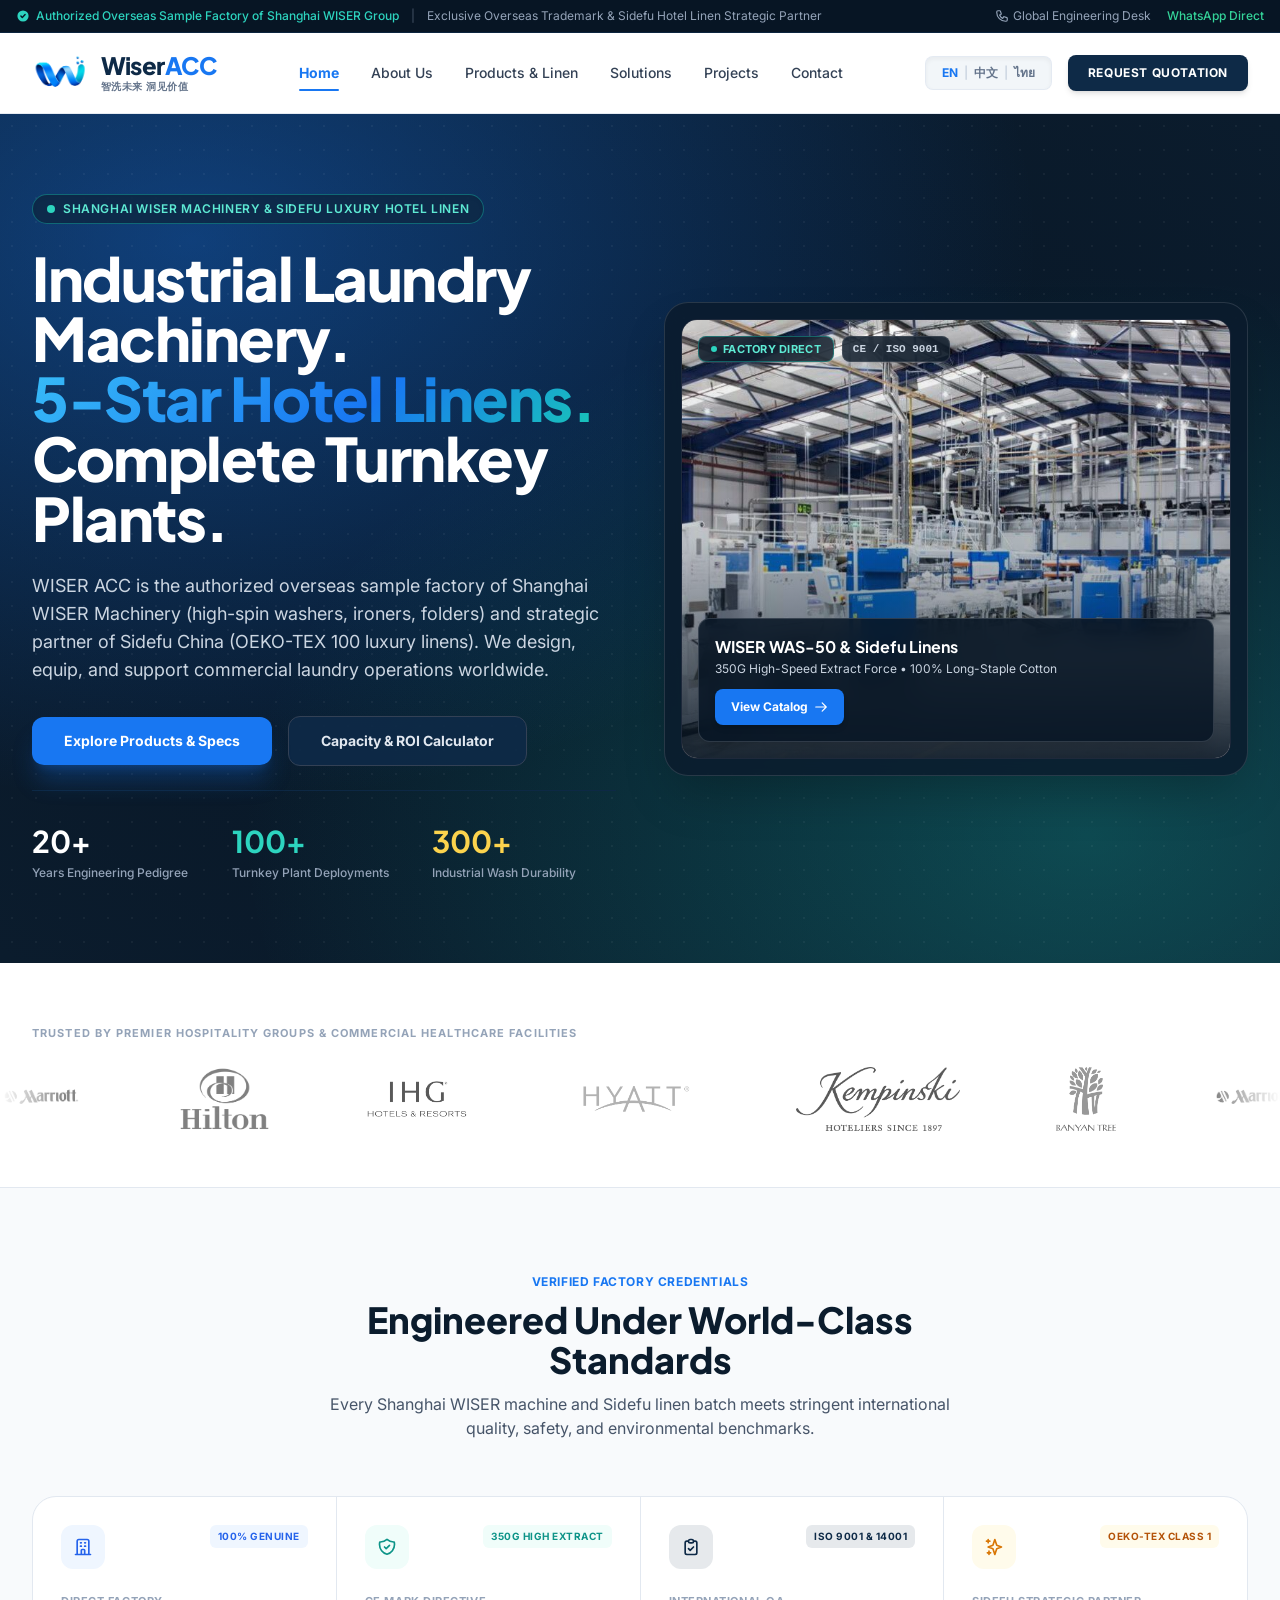
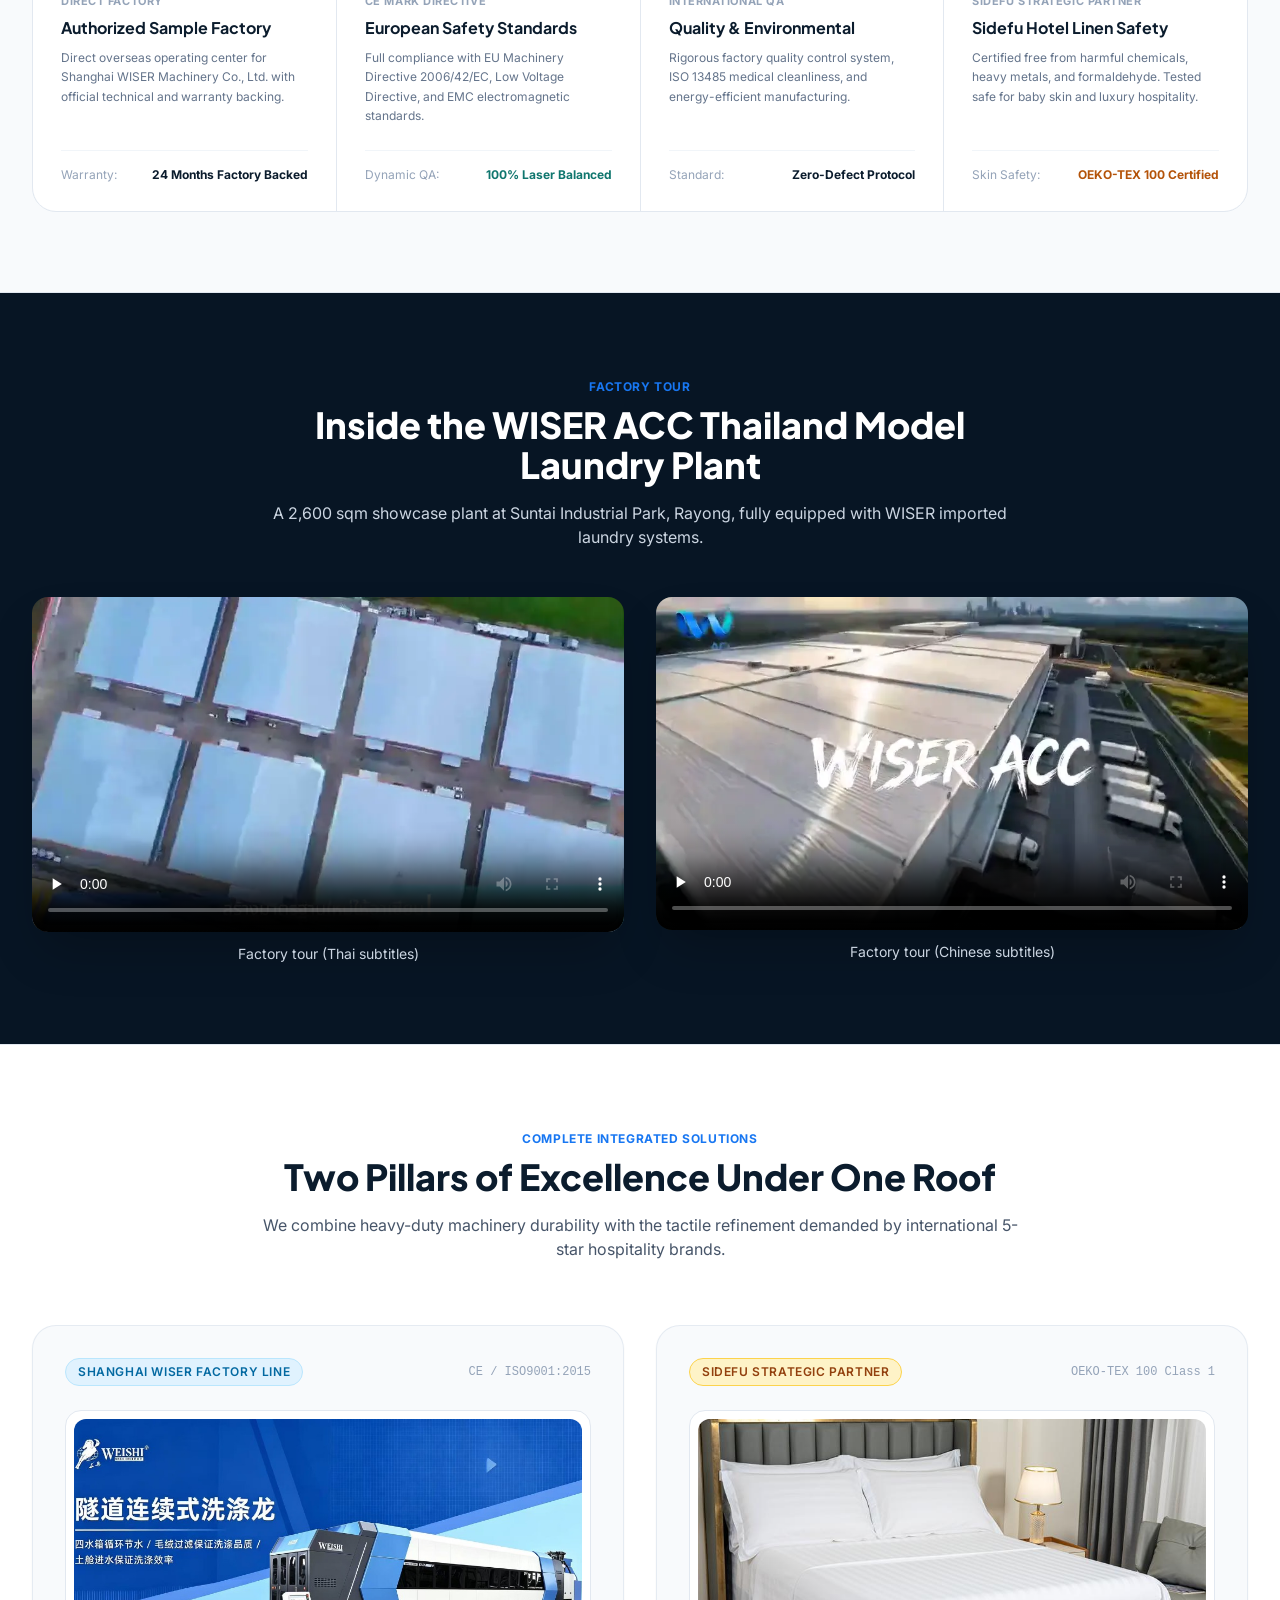
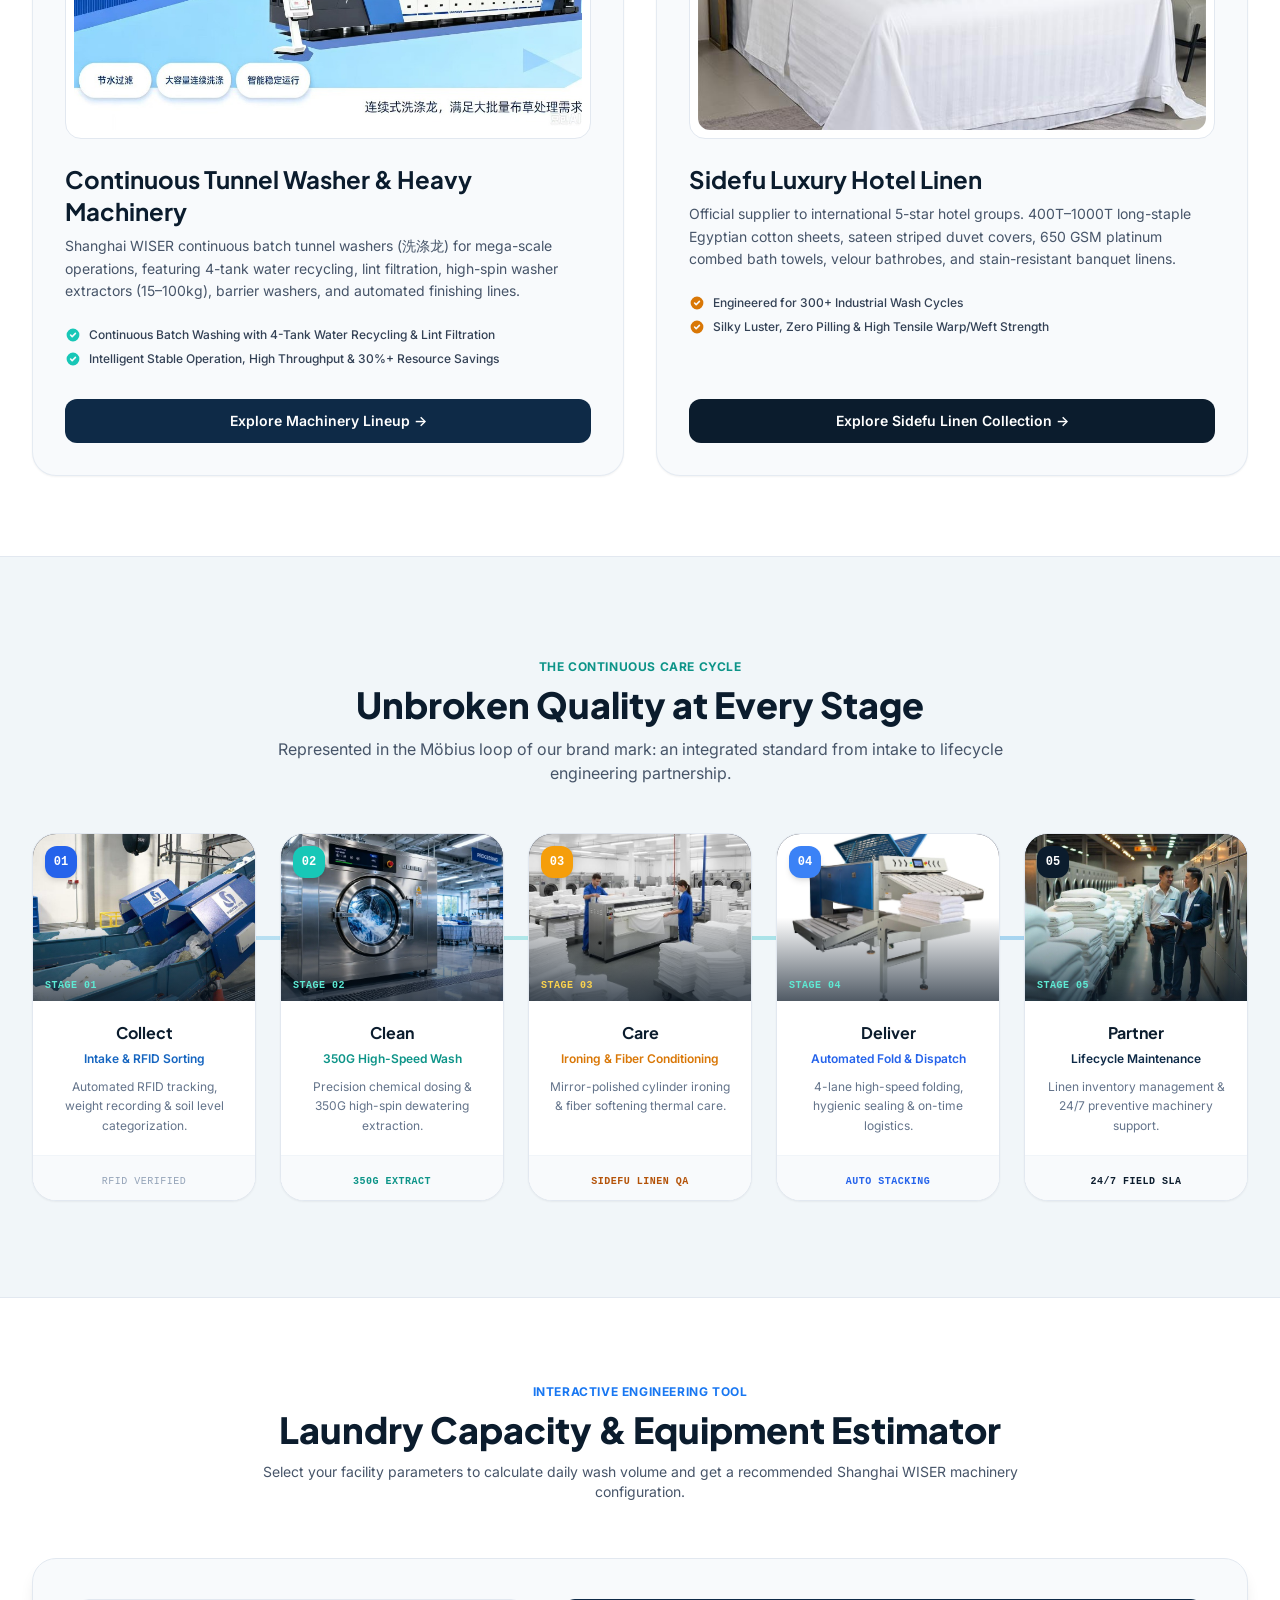
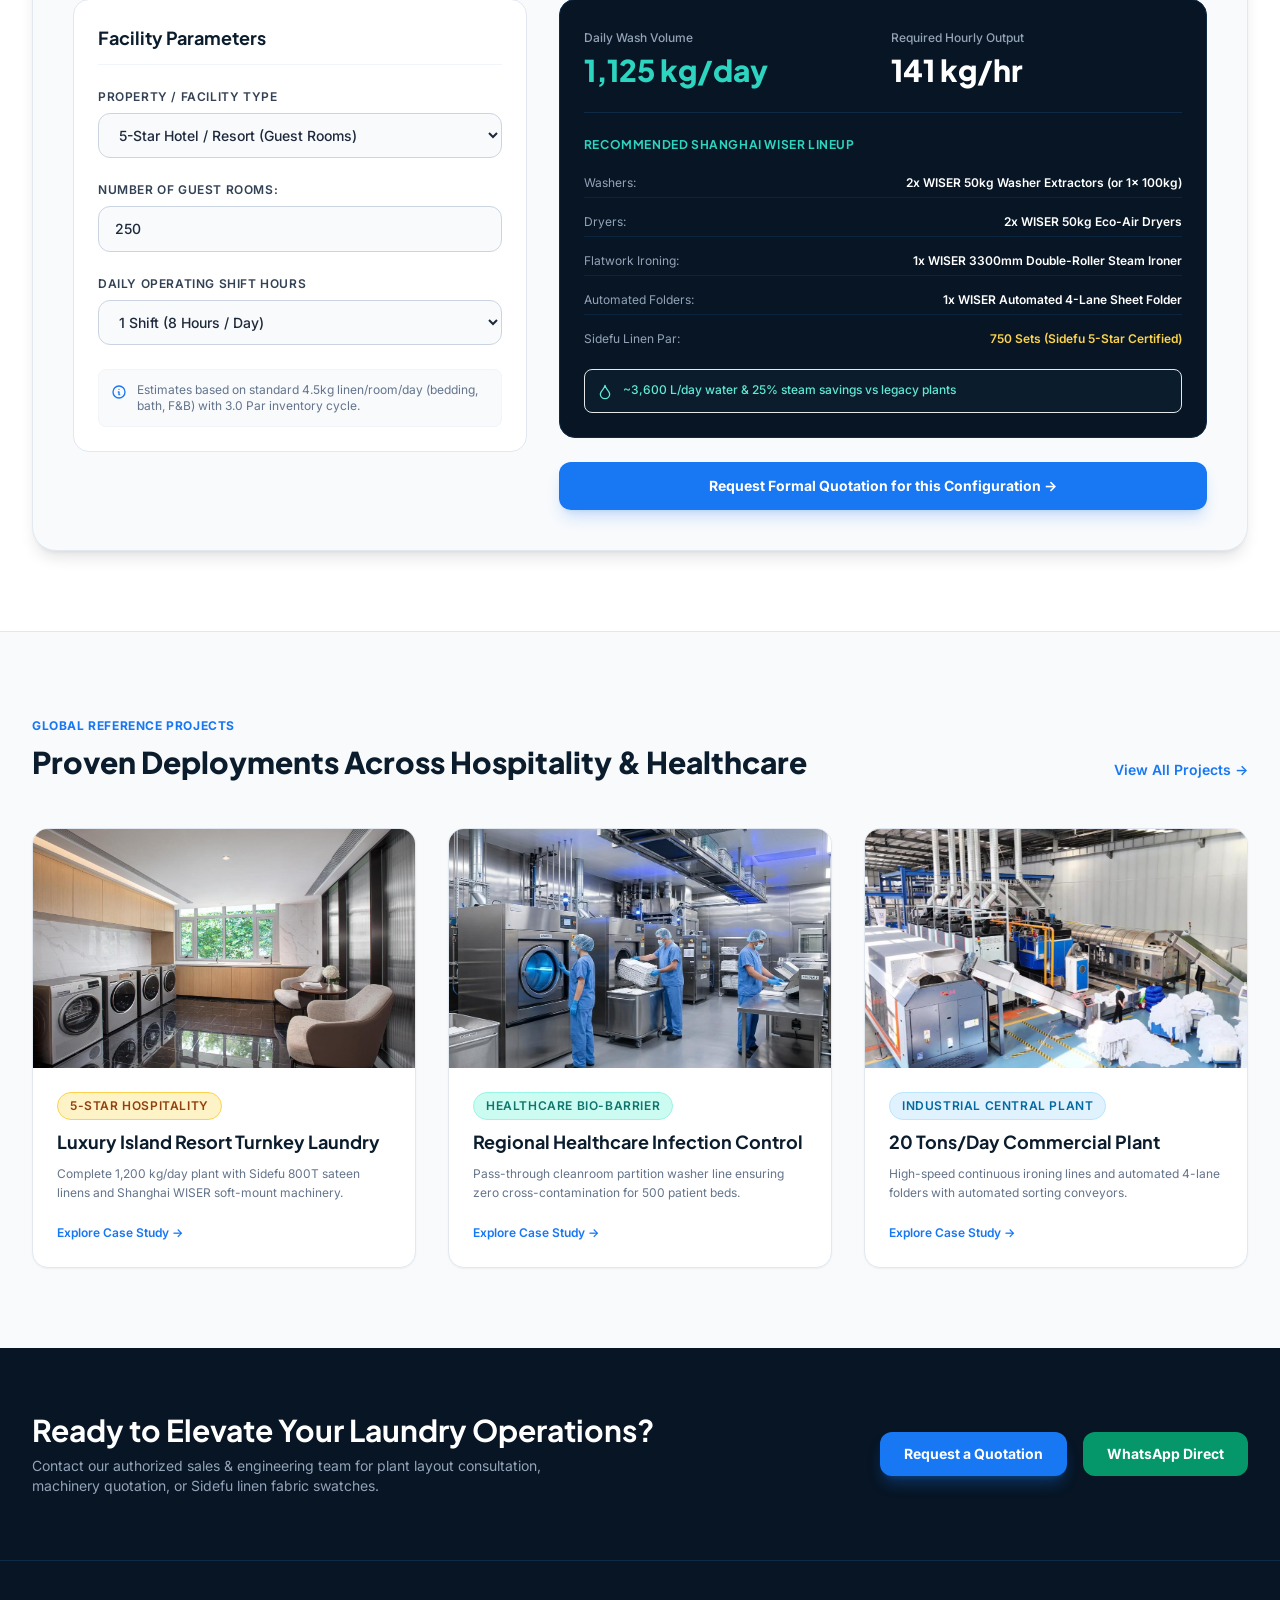
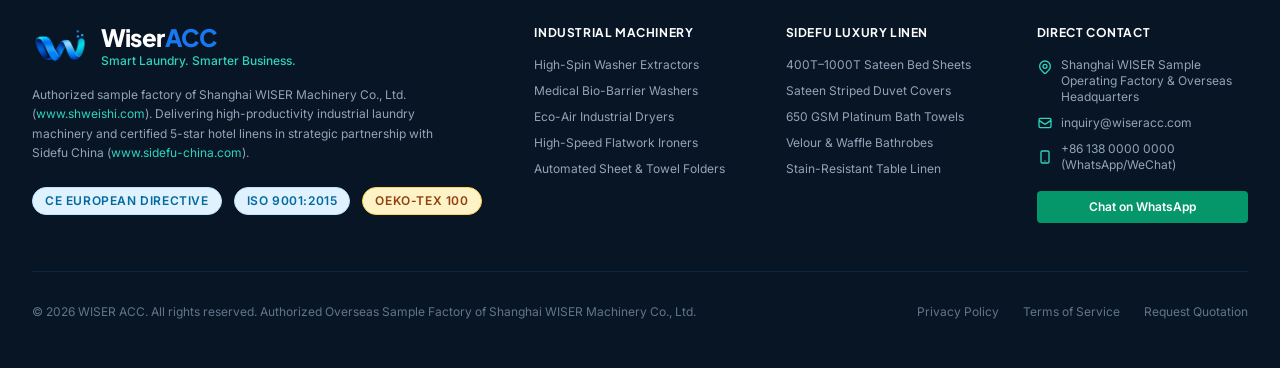
<file: index.html>
<!DOCTYPE html>
<html lang="en" class="scroll-smooth">
<head>
  <meta charset="UTF-8">
  <meta name="viewport" content="width=device-width, initial-scale=1.0">
  <title>WISER ACC — Industrial Laundry Machinery & 5-Star Sidefu Hotel Linens</title>
  <meta name="description" content="WISER ACC is the authorized overseas sample factory of Shanghai WISER heavy-duty machinery and certified partner of Sidefu 5-star hotel linens. Turnkey plant design, OPL, and lifecycle engineering.">
  <link rel="canonical" href="https://wiseracc.com/">
  <link rel="alternate" hreflang="x-default" href="https://wiseracc.com/" />
  <link rel="alternate" hreflang="en" href="https://wiseracc.com/?lang=en" />
  <link rel="alternate" hreflang="zh" href="https://wiseracc.com/?lang=zh" />
  <link rel="alternate" hreflang="th" href="https://wiseracc.com/?lang=th" />
  <link rel="icon" type="image/png" href="assets/branding/logo-icon.png">
  
  <!-- Open Graph / Meta -->
  <meta property="og:title" content="WISER ACC — Industrial Laundry Machinery & 5-Star Sidefu Hotel Linens">
  <meta property="og:description" content="Authorized overseas sample factory of Shanghai WISER heavy-duty laundry machinery and certified partner of Sidefu 5-star hotel linens.">
  <meta property="og:image" content="assets/branding/logo.png">
  <meta property="og:type" content="website">
  <meta property="og:url" content="https://wiseracc.com/">

  <!-- JSON-LD Structured Data Schema -->
  <script type="application/ld+json">
  {
    "@context": "https://schema.org",
    "@graph": [
      {
        "@type": "Organization",
        "@id": "https://wiseracc.com/#organization",
        "name": "WISER ACC",
        "url": "https://wiseracc.com/",
        "logo": "https://wiseracc.com/assets/branding/logo.png",
        "description": "Authorized overseas sample factory of Shanghai WISER industrial laundry machinery and certified partner for Sidefu 5-star hotel linens.",
        "brand": [
          {
            "@type": "Brand",
            "name": "Shanghai WISER Machinery",
            "url": "http://www.shweishi.com"
          },
          {
            "@type": "Brand",
            "name": "Sidefu Hotel Linen",
            "url": "https://www.sidefu-china.com"
          }
        ],
        "contactPoint": {
          "@type": "ContactPoint",
          "telephone": "+86-138-0000-0000",
          "contactType": "Sales & Engineering Support",
          "email": "inquiry@wiseracc.com"
        }
      },
      {
        "@type": "WebSite",
        "@id": "https://wiseracc.com/#website",
        "url": "https://wiseracc.com/",
        "name": "WISER ACC",
        "publisher": {
          "@id": "https://wiseracc.com/#organization"
        }
      }
    ]
  }
  </script>

  <!-- Google Fonts Preconnect & Stylesheet -->
  <link rel="preconnect" href="https://fonts.googleapis.com">
  <link rel="preconnect" href="https://fonts.gstatic.com" crossorigin>
  <link href="https://fonts.googleapis.com/css2?family=Inter:wght@300;400;500;600;700&family=Plus+Jakarta+Sans:wght@500;600;700;800&display=swap" rel="stylesheet">

  <!-- Production Compiled Tailwind CSS & Custom Styles -->
  <link rel="stylesheet" href="assets/css/tailwind.min.css?v=2">
  <link rel="stylesheet" href="assets/css/style.css?v=3">
</head>
<body class="bg-slate-50 text-slate-900 font-body antialiased flex flex-col min-h-screen">

  <!-- Top Trust & Authorization Banner -->
  <div class="bg-navy-950 text-slate-300 text-xs py-2 px-4 border-b border-navy-800/80">
    <div class="max-w-7xl mx-auto flex flex-wrap justify-between items-center gap-2">
      <div class="flex items-center gap-3">
        <span class="inline-flex items-center gap-1.5 text-teal-400 font-medium">
          <svg class="w-3.5 h-3.5" fill="currentColor" viewBox="0 0 20 20"><path fill-rule="evenodd" d="M10 18a8 8 0 100-16 8 8 0 000 16zm3.707-9.293a1 1 0 00-1.414-1.414L9 10.586 7.707 9.293a1 1 0 00-1.414 1.414l2 2a1 1 0 001.414 0l4-4z" clip-rule="evenodd"/></svg>
          <span data-i18n="topBanner.auth">Authorized Overseas Sample Factory of Shanghai WISER Group</span>
        </span>
        <span class="hidden md:inline text-slate-600">|</span>
        <span class="hidden md:inline text-slate-400"><span data-i18n="topBanner.partner">Exclusive Overseas Trademark &amp; Sidefu Hotel Linen Strategic Partner</span></span>
      </div>
      <div class="flex items-center gap-4 text-slate-400">
        <a href="tel:+8613800000000" class="hover:text-teal-400 transition-colors flex items-center gap-1">
          <svg class="w-3.5 h-3.5" fill="none" stroke="currentColor" viewBox="0 0 24 24"><path stroke-linecap="round" stroke-linejoin="round" stroke-width="2" d="M3 5a2 2 0 012-2h3.28a1 1 0 01.948.684l1.498 4.493a1 1 0 01-.502 1.21l-2.257 1.13a11.042 11.042 0 005.516 5.516l1.13-2.257a1 1 0 011.21-.502l4.493 1.498a1 1 0 01.684.949V19a2 2 0 01-2 2h-1C9.716 21 3 14.284 3 6V5z"/></svg>
          <span data-i18n="topBanner.engineeringDesk">Global Engineering Desk</span>
        </a>
        <a href="javascript:void(0)" onclick="openWhatsAppQuote()" class="hover:text-emerald-400 transition-colors font-medium flex items-center gap-1 text-emerald-400">
          <span data-i18n="topBanner.whatsAppDirect">WhatsApp Direct</span>
        </a>
      </div>
    </div>
  </div>

  <!-- Main Navigation Bar -->
  <header id="main-header" class="sticky top-0 z-40 transition-all duration-300 glass-nav">
    <div class="max-w-7xl mx-auto px-4 sm:px-6 lg:px-8">
      <div class="flex justify-between items-center h-20">
        <!-- Logo -->
        <a href="index.html" class="flex items-center gap-3 group">
          <img src="assets/branding/logo-icon.png" alt="WISER ACC Logo Mark" decoding="async" class="h-10 w-auto transform group-hover:scale-105 transition-transform" />
          <div class="flex flex-col">
            <span class="font-display font-extrabold text-2xl tracking-tight text-navy-800 leading-none">Wiser<span class="text-ocean-500">ACC</span></span>
            <span class="text-[10px] tracking-wider uppercase text-slate-500 font-semibold mt-0.5">智洗未来 洞见价值</span>
          </div>
        </a>

        <!-- Desktop Menu -->
        <nav class="hidden md:flex items-center gap-8 text-sm font-medium text-slate-700">
          <a href="index.html" data-i18n="nav.home" class="nav-link transition-colors hover:text-ocean-500 text-ocean-500 font-bold">Home</a>
          <a href="about.html" data-i18n="nav.about" class="nav-link transition-colors hover:text-ocean-500">About Us</a>
          <a href="products.html" data-i18n="nav.products" class="nav-link transition-colors hover:text-ocean-500">Products &amp; Linen</a>
          <a href="solutions.html" data-i18n="nav.solutions" class="nav-link transition-colors hover:text-ocean-500">Solutions</a>
          <a href="projects.html" data-i18n="nav.projects" class="nav-link transition-colors hover:text-ocean-500">Projects</a>
          <a href="contact.html" data-i18n="nav.contact" class="nav-link transition-colors hover:text-ocean-500">Contact</a>
        </nav>

        <!-- Language Switcher & CTA Action -->
        <div class="hidden lg:flex items-center gap-4">
          <!-- Clean Language Switcher: EN | 中文 | ไทย -->
          <div class="inline-flex items-center text-xs font-semibold bg-slate-100/90 rounded-lg px-2.5 py-1.5 border border-slate-200/80 shadow-inner">
            <button type="button" class="lang-btn px-1.5 py-0.5 rounded transition-colors text-ocean-500 font-bold active-lang" data-lang="en">EN</button>
            <span class="text-slate-300">|</span>
            <button type="button" class="lang-btn px-1.5 py-0.5 rounded transition-colors text-slate-500 hover:text-slate-900" data-lang="zh">中文</button>
            <span class="text-slate-300">|</span>
            <button type="button" class="lang-btn px-1.5 py-0.5 rounded transition-colors text-slate-500 hover:text-slate-900" data-lang="th">ไทย</button>
          </div>

          <a href="contact.html" data-i18n="nav.getQuotation" class="py-2.5 px-5 bg-navy-800 hover:bg-ocean-500 text-white rounded-lg text-xs font-bold uppercase tracking-wider shadow-md hover:shadow-lg transition-all duration-200">
            Request Quotation
          </a>
        </div>

        <!-- Mobile Menu Hamburger Button -->
        <button id="mobile-menu-btn" class="md:hidden p-2 rounded-lg text-slate-700 hover:bg-slate-100" aria-label="Open navigation menu" aria-expanded="false" aria-controls="mobile-menu">
          <svg class="w-6 h-6" fill="none" stroke="currentColor" viewBox="0 0 24 24"><path stroke-linecap="round" stroke-linejoin="round" stroke-width="2" d="M4 6h16M4 12h16M4 18h16"/></svg>
        </button>
      </div>
    </div>

    <!-- Mobile Drawer Menu -->
    <div id="mobile-menu" class="md:hidden absolute w-full left-0 top-full bg-white border-b border-slate-200 px-4 space-y-3 shadow-xl overflow-hidden transition-all duration-300 ease-in-out max-h-0 opacity-0 invisible pt-0 pb-0">
      <!-- Mobile Language Switcher -->
      <div class="flex items-center justify-between pb-3 border-b border-slate-100 mt-3">
        <span class="text-xs font-semibold text-slate-500">Language / 语言 / ภาษา</span>
        <div class="inline-flex items-center text-xs font-semibold bg-slate-100 rounded-lg px-2.5 py-1 border border-slate-200">
          <button type="button" class="lang-btn px-1.5 py-0.5 text-ocean-500 font-bold active-lang active:scale-95 transition-transform" data-lang="en">EN</button>
          <span class="text-slate-300">|</span>
          <button type="button" class="lang-btn px-1.5 py-0.5 text-slate-500 hover:text-slate-900 active:scale-95 transition-transform" data-lang="zh">中文</button>
          <span class="text-slate-300">|</span>
          <button type="button" class="lang-btn px-1.5 py-0.5 text-slate-500 hover:text-slate-900 active:scale-95 transition-transform" data-lang="th">ไทย</button>
        </div>
      </div>

      <a href="index.html" data-i18n="nav.home" class="block py-2 text-base font-medium text-ocean-500 font-bold active:scale-95 transition-transform origin-left">Home</a>
      <a href="about.html" data-i18n="nav.about" class="block py-2 text-base font-medium text-slate-800 hover:text-ocean-500 active:scale-95 transition-transform origin-left">About Us</a>
      <a href="products.html" data-i18n="nav.products" class="block py-2 text-base font-medium text-slate-800 hover:text-ocean-500 active:scale-95 transition-transform origin-left">Products &amp; Linen</a>
      <a href="solutions.html" data-i18n="nav.solutions" class="block py-2 text-base font-medium text-slate-800 hover:text-ocean-500 active:scale-95 transition-transform origin-left">Solutions</a>
      <a href="projects.html" data-i18n="nav.projects" class="block py-2 text-base font-medium text-slate-800 hover:text-ocean-500 active:scale-95 transition-transform origin-left">Projects</a>
      <a href="contact.html" data-i18n="nav.contact" class="block py-2 text-base font-medium text-slate-800 hover:text-ocean-500 active:scale-95 transition-transform origin-left">Contact</a>
      <div class="pt-4 border-t border-slate-100 pb-2">
        <a href="contact.html" data-i18n="nav.instantQuote" class="block text-center w-full py-3 bg-ocean-500 text-white font-semibold rounded-lg text-sm active:scale-95 transition-transform">
          Get Instant Quotation
        </a>
      </div>
    </div>
  </header>

  <!-- HERO SECTION: 3-Second Brand Clarity & Value Proposition -->
  <section class="relative hero-mesh text-white overflow-hidden py-20 lg:py-26">
    <div class="absolute inset-0 hero-pattern opacity-60"></div>
    <div class="max-w-7xl mx-auto px-4 sm:px-6 lg:px-8 relative z-10">
      <div class="grid lg:grid-cols-12 gap-12 items-center">
        
        <!-- Left Content Column -->
        <div class="lg:col-span-6 space-y-6">
          <div class="inline-flex items-center gap-2 px-3.5 py-1.5 rounded-full bg-navy-800/90 border border-teal-500/40 text-teal-300 text-xs font-semibold tracking-wider uppercase shadow-inner">
            <span class="w-2 h-2 rounded-full bg-teal-400 animate-pulse"></span>
            <span data-i18n="hero.badge">Shanghai WISER Machinery &amp; Sidefu Luxury Hotel Linen</span>
          </div>
          
          <h1 class="font-display font-extrabold text-4xl sm:text-5xl lg:text-6xl tracking-tight leading-[1.12]">
            <span data-i18n="hero.titleLine1">Industrial Laundry Machinery.</span> <br/>
            <span class="blue-gradient-text" data-i18n="hero.titleLine2">5-Star Hotel Linens.</span> <br/>
            <span data-i18n="hero.titleLine3">Complete Turnkey Plants.</span>
          </h1>

          <p class="text-base sm:text-lg text-slate-300 max-w-2xl leading-relaxed" data-i18n="hero.description">
            We run <strong class="text-white">Shanghai WISER's</strong> authorized overseas sample factory — the same high-spin washers, ironers and folders coming off their production line — and work directly with <strong class="text-white">Sidefu China</strong> on the linens that dress the rooms above them. One team, one point of contact, from the machine room to the guest floor.
          </p>

          <!-- CTAs -->
          <div class="flex flex-wrap items-center gap-4 pt-2">
            <a href="products.html" data-i18n="hero.ctaExplore" class="py-3.5 px-8 bg-ocean-500 hover:bg-ocean-600 text-white font-bold rounded-xl text-sm shadow-xl shadow-ocean-500/25 transition-all transform hover:-translate-y-0.5">
              Explore Products &amp; Specs
            </a>
            <a href="#calculator-section" data-i18n="hero.ctaCalculator" class="py-3.5 px-8 bg-navy-800/90 hover:bg-navy-800 text-slate-200 border border-slate-700 font-bold rounded-xl text-sm transition-all hover:border-slate-500">
              Capacity &amp; ROI Calculator
            </a>
          </div>

          <!-- Verified Key Stats Grid -->
          <div class="grid grid-cols-3 gap-4 pt-8 border-t border-navy-800/90">
            <div>
              <span class="block font-display font-bold text-2xl lg:text-3xl text-white">20+</span>
              <span class="text-xs text-slate-400 font-medium" data-i18n="hero.statYears">Years Engineering Pedigree</span>
            </div>
            <div>
              <span class="block font-display font-bold text-2xl lg:text-3xl text-teal-400">100+</span>
              <span class="text-xs text-slate-400 font-medium" data-i18n="hero.statDeployments">Turnkey Plant Deployments</span>
            </div>
            <div>
              <span class="block font-display font-bold text-2xl lg:text-3xl text-amber-300">300+</span>
              <span class="text-xs text-slate-400 font-medium" data-i18n="hero.statDurability">Industrial Wash Durability</span>
            </div>
          </div>
        </div>

        <!-- Hero Large Image Showcase Column -->
        <div class="lg:col-span-6 relative">
          <div class="glass-card-dark rounded-3xl p-3 sm:p-4 border border-slate-700/80 shadow-2xl relative">
            <div class="relative w-full aspect-[16/11] lg:min-h-[440px] rounded-2xl overflow-hidden bg-slate-900 border border-slate-800 group">
              <img src="assets/images/real/Hero_Images.jpg" alt="Shanghai WISER Industrial Factory Equipment" loading="eager" decoding="async" class="w-full h-full object-cover transform group-hover:scale-105 transition-transform duration-700" />
              
              <!-- Ambient Gradient Overlay -->
              <div class="absolute inset-0 bg-gradient-to-t from-navy-950/90 via-navy-950/20 to-transparent"></div>

              <!-- Top Badges Floating Over Image -->
              <div class="absolute top-4 left-4 flex items-center gap-2">
                <span class="inline-flex items-center gap-1.5 px-3 py-1 bg-navy-950/80 backdrop-blur-md border border-teal-500/40 text-teal-300 rounded-lg text-[11px] font-bold tracking-wide uppercase shadow-lg">
                  <span class="w-1.5 h-1.5 rounded-full bg-teal-400 animate-pulse"></span>
                  <span data-i18n="hero.floatingFactory">Factory Direct</span>
                </span>
                <span class="px-2.5 py-1 bg-navy-950/80 backdrop-blur-md border border-white/10 text-slate-300 rounded-lg text-[11px] font-mono font-semibold shadow-lg" data-i18n="hero.floatingCe">
                  CE / ISO 9001
                </span>
              </div>

              <!-- Bottom Info Bar Layered Inside Image Container -->
              <div class="absolute bottom-4 left-4 right-4 flex flex-wrap justify-between items-center gap-3 bg-navy-950/85 backdrop-blur-md p-4 rounded-xl border border-white/15 shadow-xl">
                <div>
                  <h3 class="text-white font-bold text-base font-display" data-i18n="hero.cardTitle">WISER WAS-50 &amp; Sidefu Linens</h3>
                  <p class="text-xs text-slate-300 mt-0.5" data-i18n="hero.cardSubtitle">350G High-Speed Extract Force • 100% Long-Staple Cotton</p>
                </div>
                <a href="products.html" class="py-2.5 px-4 bg-ocean-500 hover:bg-ocean-600 text-white rounded-lg text-xs font-bold transition-all shadow-md flex items-center gap-1.5">
                  <span data-i18n="hero.cardCta">View Catalog</span>
                  <svg class="w-3.5 h-3.5" fill="none" stroke="currentColor" viewBox="0 0 24 24"><path stroke-linecap="round" stroke-linejoin="round" stroke-width="2" d="M14 5l7 7m0 0l-7 7m7-7H3"/></svg>
                </a>
              </div>
            </div>
          </div>
        </div>

      </div>
    </div>
  </section>

  <!-- TRUST WALL: 5-STAR HOSPITALITY & COMMERCIAL CLIENTS -->
  <section class="py-14 bg-white border-b border-slate-200">
    <div class="max-w-7xl mx-auto px-4 sm:px-6 lg:px-8 mb-6">
      <span class="text-[11px] font-bold uppercase tracking-widest text-slate-400" data-i18n="trust.clientWallTitle">Trusted by Premier Hospitality Groups &amp; Commercial Healthcare Facilities</span>
    </div>

    <!-- Full-bleed infinite marquee; content is duplicated once so translateX(-50%) loops seamlessly -->
    <div class="marquee-wrap">
      <div class="marquee-track gap-24 pr-24">
        <img src="assets/trust-by-logos/1e8f3b0d56facbc72890f2f651e9bd6f.png" alt="Marriott" class="client-logo-item h-14 sm:h-16 w-auto object-contain shrink-0" loading="lazy" decoding="async" />
        <img src="assets/trust-by-logos/e49a418b9219400aaea721ef4c027ff4.png" alt="Hilton" class="client-logo-item h-14 sm:h-16 w-auto object-contain shrink-0" loading="lazy" decoding="async" />
        <img src="assets/trust-by-logos/IHG-Logo.png" alt="IHG Hotels & Resorts" class="client-logo-item h-14 sm:h-16 w-auto object-contain shrink-0" loading="lazy" decoding="async" />
        <img src="assets/trust-by-logos/7a7bfe292db4842c8f93b9f7e0fa5513.png" alt="Hyatt" class="client-logo-item h-14 sm:h-16 w-auto object-contain shrink-0" loading="lazy" decoding="async" />
        <img src="assets/trust-by-logos/ba13c4f4744b797712aa326ace02c496.png" alt="Kempinski" class="client-logo-item h-14 sm:h-16 w-auto object-contain shrink-0" loading="lazy" decoding="async" />
        <img src="assets/trust-by-logos/banyan-tree-seeklogo.png" alt="Banyan Tree" class="client-logo-item h-14 sm:h-16 w-auto object-contain shrink-0" loading="lazy" decoding="async" />
        <img src="assets/trust-by-logos/1e8f3b0d56facbc72890f2f651e9bd6f.png" alt="" aria-hidden="true" class="client-logo-item h-14 sm:h-16 w-auto object-contain shrink-0" loading="lazy" decoding="async" />
        <img src="assets/trust-by-logos/e49a418b9219400aaea721ef4c027ff4.png" alt="" aria-hidden="true" class="client-logo-item h-14 sm:h-16 w-auto object-contain shrink-0" loading="lazy" decoding="async" />
        <img src="assets/trust-by-logos/IHG-Logo.png" alt="" aria-hidden="true" class="client-logo-item h-14 sm:h-16 w-auto object-contain shrink-0" loading="lazy" decoding="async" />
        <img src="assets/trust-by-logos/7a7bfe292db4842c8f93b9f7e0fa5513.png" alt="" aria-hidden="true" class="client-logo-item h-14 sm:h-16 w-auto object-contain shrink-0" loading="lazy" decoding="async" />
        <img src="assets/trust-by-logos/ba13c4f4744b797712aa326ace02c496.png" alt="" aria-hidden="true" class="client-logo-item h-14 sm:h-16 w-auto object-contain shrink-0" loading="lazy" decoding="async" />
        <img src="assets/trust-by-logos/banyan-tree-seeklogo.png" alt="" aria-hidden="true" class="client-logo-item h-14 sm:h-16 w-auto object-contain shrink-0" loading="lazy" decoding="async" />
      </div>
    </div>
  </section>

  <!-- FACTORY AUTHORIZATION & VERIFIED CERTIFICATIONS SECTION -->
  <section class="py-20 bg-slate-50 border-b border-slate-200">
    <div class="max-w-7xl mx-auto px-4 sm:px-6 lg:px-8">
      <div class="max-w-2xl mb-14 mx-auto text-center reveal">
        <span class="text-xs font-bold uppercase tracking-wider text-ocean-500" data-i18n="trust.credentialsTag">Verified Factory Credentials</span>
        <h2 class="text-3xl sm:text-4xl font-extrabold text-navy-900 mt-2 font-display" data-i18n="trust.credentialsTitle">Engineered Under World-Class Standards</h2>
        <p class="text-slate-600 mt-3 text-base" data-i18n="trust.credentialsDesc">Every Shanghai WISER machine and Sidefu linen batch meets stringent international quality, safety, and environmental benchmarks.</p>
      </div>

      <!-- Certification Datasheet Grid: hairline dividers instead of stacked card shadows -->
      <div class="grid sm:grid-cols-2 lg:grid-cols-4 gap-px bg-slate-200 border border-slate-200 rounded-3xl overflow-hidden reveal">

        <!-- Card 1: Authorized Sample Factory -->
        <div class="group bg-white p-7 hover:bg-white transition-colors flex flex-col">
          <div class="flex items-start justify-between mb-6">
            <div class="w-11 h-11 rounded-xl bg-blue-50 text-blue-600 flex items-center justify-center">
              <svg class="w-5 h-5" fill="none" stroke="currentColor" viewBox="0 0 24 24"><path stroke-linecap="round" stroke-linejoin="round" stroke-width="2" d="M19 21V5a2 2 0 00-2-2H7a2 2 0 00-2 2v16m14 0h2m-2 0h-5m-9 0H3m2 0h5M9 7h1m-1 4h1m4-4h1m-1 4h1m-5 10v-5a1 1 0 011-1h2a1 1 0 011 1v5m-4 0h4"/></svg>
            </div>
            <span class="text-[10px] font-bold uppercase tracking-wider text-blue-600 bg-blue-50 px-2 py-1 rounded-md" data-i18n="trust.card1Metric">100% Genuine</span>
          </div>
          <span class="text-[11px] font-bold uppercase tracking-wider text-slate-400 block mb-1.5" data-i18n="trust.card1Tag">Direct Factory</span>
          <h4 class="text-base font-bold text-navy-900 font-display mb-2" data-i18n="trust.card1Title">Authorized Sample Factory</h4>
          <p class="text-xs text-slate-500 leading-relaxed flex-1" data-i18n="trust.card1Desc"><span data-i18n="trust.card1Desc">Direct overseas operating center for Shanghai WISER Machinery Co., Ltd. with official technical and warranty backing.</span></p>
          <div class="mt-6 pt-4 border-t border-slate-100 flex items-center justify-between text-xs">
            <span class="text-slate-400" data-i18n="trust.card1FootLabel">Warranty:</span>
            <span class="font-bold text-navy-900" data-i18n="trust.card1FootVal">24 Months Factory Backed</span>
          </div>
        </div>

        <!-- Card 2: CE European Directive -->
        <div class="group bg-white p-7 hover:bg-white transition-colors flex flex-col">
          <div class="flex items-start justify-between mb-6">
            <div class="w-11 h-11 rounded-xl bg-teal-50 text-teal-600 flex items-center justify-center">
              <svg class="w-5 h-5" fill="none" stroke="currentColor" viewBox="0 0 24 24"><path stroke-linecap="round" stroke-linejoin="round" stroke-width="2" d="M9 12l2 2 4-4m5.618-4.016A11.955 11.955 0 0112 2.944a11.955 11.955 0 01-8.618 3.04A12.02 12.02 0 003 9c0 5.591 3.824 10.29 9 11.622 5.176-1.332 9-6.03 9-11.622 0-1.042-.133-2.052-.382-3.016z"/></svg>
            </div>
            <span class="text-[10px] font-bold uppercase tracking-wider text-teal-600 bg-teal-50 px-2 py-1 rounded-md" data-i18n="trust.card2Metric">350G High Extract</span>
          </div>
          <span class="text-[11px] font-bold uppercase tracking-wider text-slate-400 block mb-1.5" data-i18n="trust.card2Tag">CE Mark Directive</span>
          <h4 class="text-base font-bold text-navy-900 font-display mb-2" data-i18n="trust.card2Title">European Safety Standards</h4>
          <p class="text-xs text-slate-500 leading-relaxed flex-1" data-i18n="trust.card2Desc"><span data-i18n="trust.card2Desc">Full compliance with EU Machinery Directive 2006/42/EC, Low Voltage Directive, and EMC electromagnetic standards.</span></p>
          <div class="mt-6 pt-4 border-t border-slate-100 flex items-center justify-between text-xs">
            <span class="text-slate-400" data-i18n="trust.card2FootLabel">Dynamic QA:</span>
            <span class="font-bold text-teal-700" data-i18n="trust.card2FootVal">100% Laser Balanced</span>
          </div>
        </div>

        <!-- Card 3: ISO 9001 & 14001 -->
        <div class="group bg-white p-7 hover:bg-white transition-colors flex flex-col">
          <div class="flex items-start justify-between mb-6">
            <div class="w-11 h-11 rounded-xl bg-navy-800/10 text-navy-800 flex items-center justify-center">
              <svg class="w-5 h-5" fill="none" stroke="currentColor" viewBox="0 0 24 24"><path stroke-linecap="round" stroke-linejoin="round" stroke-width="2" d="M9 5H7a2 2 0 00-2 2v12a2 2 0 002 2h10a2 2 0 002-2V7a2 2 0 00-2-2h-2M9 5a2 2 0 002 2h2a2 2 0 002-2M9 5a2 2 0 012-2h2a2 2 0 012 2m-6 9l2 2 4-4"/></svg>
            </div>
            <span class="text-[10px] font-bold uppercase tracking-wider text-navy-800 bg-navy-800/10 px-2 py-1 rounded-md" data-i18n="trust.card3Metric">ISO 9001 &amp; 14001</span>
          </div>
          <span class="text-[11px] font-bold uppercase tracking-wider text-slate-400 block mb-1.5" data-i18n="trust.card3Tag">International QA</span>
          <h4 class="text-base font-bold text-navy-900 font-display mb-2" data-i18n="trust.card3Title">Quality &amp; Environmental</h4>
          <p class="text-xs text-slate-500 leading-relaxed flex-1" data-i18n="trust.card3Desc"><span data-i18n="trust.card3Desc">Rigorous factory quality control system, ISO 13485 medical cleanliness, and energy-efficient manufacturing.</span></p>
          <div class="mt-6 pt-4 border-t border-slate-100 flex items-center justify-between text-xs">
            <span class="text-slate-400" data-i18n="trust.card3FootLabel">Standard:</span>
            <span class="font-bold text-navy-900" data-i18n="trust.card3FootVal">Zero-Defect Protocol</span>
          </div>
        </div>

        <!-- Card 4: OEKO-TEX Standard 100 -->
        <div class="group bg-white p-7 hover:bg-white transition-colors flex flex-col">
          <div class="flex items-start justify-between mb-6">
            <div class="w-11 h-11 rounded-xl bg-amber-50 text-amber-600 flex items-center justify-center">
              <svg class="w-5 h-5" fill="none" stroke="currentColor" viewBox="0 0 24 24"><path stroke-linecap="round" stroke-linejoin="round" stroke-width="2" d="M5 3v4M3 5h4M6 17v4m-2-2h4m5-16l2.286 6.857L21 12l-5.714 2.143L13 21l-2.286-6.857L5 12l5.714-2.143L13 3z"/></svg>
            </div>
            <span class="text-[10px] font-bold uppercase tracking-wider text-amber-700 bg-amber-50 px-2 py-1 rounded-md" data-i18n="trust.card4Metric">OEKO-TEX Class 1</span>
          </div>
          <span class="text-[11px] font-bold uppercase tracking-wider text-slate-400 block mb-1.5" data-i18n="trust.card4Tag">Sidefu Strategic Partner</span>
          <h4 class="text-base font-bold text-navy-900 font-display mb-2" data-i18n="trust.card4Title">Sidefu Hotel Linen Safety</h4>
          <p class="text-xs text-slate-500 leading-relaxed flex-1" data-i18n="trust.card4Desc"><span data-i18n="trust.card4Desc">Certified free from harmful chemicals, heavy metals, and formaldehyde. Tested safe for baby skin and luxury hospitality.</span></p>
          <div class="mt-6 pt-4 border-t border-slate-100 flex items-center justify-between text-xs">
            <span class="text-slate-400" data-i18n="trust.card4FootLabel">Skin Safety:</span>
            <span class="font-bold text-amber-700" data-i18n="trust.card4FootVal">OEKO-TEX 100 Certified</span>
          </div>
        </div>

      </div>
    </div>
  </section>

    <!-- FACTORY TOUR VIDEO SECTION -->
  <section class="py-20 bg-navy-950 text-white border-b border-slate-200">
    <div class="max-w-7xl mx-auto px-4 sm:px-6 lg:px-8">
      <div class="text-center max-w-3xl mx-auto mb-12 reveal">
        <span class="text-xs font-bold uppercase tracking-wider text-ocean-500" data-i18n="factoryTour.tag">Factory Tour</span>
        <h2 class="text-3xl sm:text-4xl font-extrabold mt-2 font-display" data-i18n="factoryTour.title">Inside the WISER ACC Thailand Model Laundry Plant</h2>
        <p class="text-slate-300 mt-4 text-base" data-i18n="factoryTour.desc">A 2,600 sqm showcase plant at Suntai Industrial Park, Rayong, fully equipped with WISER imported laundry systems.</p>
      </div>
      <div class="grid md:grid-cols-2 gap-8">
        <figure class="reveal">
          <video class="w-full aspect-video rounded-2xl shadow-2xl bg-black" controls preload="none" playsinline poster="assets/video/factory-tour-th-poster.webp">
            <source src="assets/video/factory-tour-th.mp4" type="video/mp4">
          </video>
          <figcaption class="mt-3 text-sm text-slate-300 text-center" data-i18n="factoryTour.thCaption">Factory tour (Thai subtitles)</figcaption>
        </figure>
        <figure class="reveal delay-100">
          <video class="w-full aspect-video rounded-2xl shadow-2xl bg-black" controls preload="none" playsinline poster="assets/video/factory-tour-zh-poster.webp">
            <source src="assets/video/factory-tour-zh.mp4" type="video/mp4">
          </video>
          <figcaption class="mt-3 text-sm text-slate-300 text-center" data-i18n="factoryTour.zhCaption">Factory tour (Chinese subtitles)</figcaption>
        </figure>
      </div>
    </div>
  </section>

    <!-- DUAL DIVISION SHOWCASE SECTION -->
  <section class="py-20 bg-white border-b border-slate-200">
    <div class="max-w-7xl mx-auto px-4 sm:px-6 lg:px-8">
      <div class="text-center max-w-3xl mx-auto mb-16 reveal">
        <span class="text-xs font-bold uppercase tracking-wider text-ocean-500" data-i18n="pillars.tag">Complete Integrated Solutions</span>
        <h2 class="text-3xl sm:text-4xl font-extrabold text-navy-900 mt-2 font-display" data-i18n="pillars.title">Two Pillars of Excellence Under One Roof</h2>
        <p class="text-slate-600 mt-4 text-base" data-i18n="pillars.desc">We combine heavy-duty machinery durability with the tactile refinement demanded by international 5-star hospitality brands.</p>
      </div>

      <div class="grid md:grid-cols-2 gap-8">
        <!-- Division 1: Shanghai WISER Machinery -->
        <div class="bg-slate-50 rounded-3xl p-8 border border-slate-200/80 hover:border-ocean-500/50 transition-all duration-300 shadow-sm hover:shadow-xl reveal flex flex-col justify-between">
          <div>
            <div class="flex items-center justify-between mb-6">
              <span class="tech-badge" data-i18n="pillars.card1Badge">Shanghai WISER Factory Line</span>
              <span class="text-xs font-mono text-slate-400" data-i18n="pillars.card1Standard">CE / ISO9001:2015</span>
            </div>
            <div class="aspect-[16/10] rounded-2xl bg-white p-2 border border-slate-200 flex items-center justify-center mb-6 overflow-hidden">
              <img src="assets/images/machinery/tunnel-washer.jpg" alt="Shanghai WISER Continuous Tunnel Washer System" loading="lazy" decoding="async" class="w-full h-full object-cover rounded-xl" />
            </div>
            <h3 class="text-2xl font-bold text-navy-900 mb-2 font-display" data-i18n="pillars.card1Title">Continuous Tunnel Washer & Heavy Machinery</h3>
            <p class="text-sm text-slate-600 mb-6 leading-relaxed" data-i18n="pillars.card1Desc">
              Shanghai WISER continuous batch tunnel washers (洗涤龙) for mega-scale operations, featuring 4-tank water recycling, lint filtration, high-spin washer extractors (15–100kg), barrier washers, and automated finishing lines.
            </p>
            <ul class="space-y-2 text-xs text-slate-700 font-medium mb-8">
              <li class="flex items-center gap-2">
                <svg class="w-4 h-4 text-teal-500 shrink-0" fill="currentColor" viewBox="0 0 20 20"><path fill-rule="evenodd" d="M10 18a8 8 0 100-16 8 8 0 000 16zm3.707-9.293a1 1 0 00-1.414-1.414L9 10.586 7.707 9.293a1 1 0 00-1.414 1.414l2 2a1 1 0 001.414 0l4-4z" clip-rule="evenodd"/></svg>
                <span data-i18n="pillars.card1Point1">Continuous Batch Washing with 4-Tank Water Recycling & Lint Filtration</span>
              </li>
              <li class="flex items-center gap-2">
                <svg class="w-4 h-4 text-teal-500 shrink-0" fill="currentColor" viewBox="0 0 20 20"><path fill-rule="evenodd" d="M10 18a8 8 0 100-16 8 8 0 000 16zm3.707-9.293a1 1 0 00-1.414-1.414L9 10.586 7.707 9.293a1 1 0 00-1.414 1.414l2 2a1 1 0 001.414 0l4-4z" clip-rule="evenodd"/></svg>
                <span data-i18n="pillars.card1Point2">Intelligent Stable Operation, High Throughput & 30%+ Resource Savings</span>
              </li>
            </ul>
          </div>
          <a href="products.html?cat=machinery" data-i18n="pillars.card1Cta" class="w-full py-3 px-6 bg-navy-800 hover:bg-ocean-500 text-white text-center font-semibold rounded-xl text-sm transition-colors">
            Explore Machinery Lineup &rarr;
          </a>
        </div>

        <!-- Division 2: Sidefu Luxury Hotel Linen -->
        <div class="bg-slate-50 rounded-3xl p-8 border border-slate-200/80 hover:border-amber-400/50 transition-all duration-300 shadow-sm hover:shadow-xl reveal delay-100 flex flex-col justify-between">
          <div>
            <div class="flex items-center justify-between mb-6">
              <span class="luxury-badge" data-i18n="pillars.card2Badge">Sidefu Strategic Partner</span>
              <span class="text-xs font-mono text-slate-400" data-i18n="pillars.card2Standard">OEKO-TEX 100 Class 1</span>
            </div>
            <div class="aspect-[16/10] rounded-2xl bg-white p-2 border border-slate-200 flex items-center justify-center mb-6 overflow-hidden">
              <img src="assets/images/linen/bed-sheet.jpg" alt="Sidefu Luxury Bed Linen" loading="lazy" decoding="async" class="w-full h-full object-cover rounded-xl" />
            </div>
            <h3 class="text-2xl font-bold text-navy-900 mb-2 font-display" data-i18n="pillars.card2Title">Sidefu Luxury Hotel Linen</h3>
            <p class="text-sm text-slate-600 mb-6 leading-relaxed" data-i18n="pillars.card2Desc">
              Official supplier to international 5-star hotel groups. 400T–1000T long-staple Egyptian cotton sheets, sateen striped duvet covers, 650 GSM platinum combed bath towels, velour bathrobes, and stain-resistant banquet linens.
            </p>
            <ul class="space-y-2 text-xs text-slate-700 font-medium mb-8">
              <li class="flex items-center gap-2">
                <svg class="w-4 h-4 text-amber-600 shrink-0" fill="currentColor" viewBox="0 0 20 20"><path fill-rule="evenodd" d="M10 18a8 8 0 100-16 8 8 0 000 16zm3.707-9.293a1 1 0 00-1.414-1.414L9 10.586 7.707 9.293a1 1 0 00-1.414 1.414l2 2a1 1 0 001.414 0l4-4z" clip-rule="evenodd"/></svg>
                <span data-i18n="pillars.card2Point1">Engineered for 300+ Industrial Wash Cycles</span>
              </li>
              <li class="flex items-center gap-2">
                <svg class="w-4 h-4 text-amber-600 shrink-0" fill="currentColor" viewBox="0 0 20 20"><path fill-rule="evenodd" d="M10 18a8 8 0 100-16 8 8 0 000 16zm3.707-9.293a1 1 0 00-1.414-1.414L9 10.586 7.707 9.293a1 1 0 00-1.414 1.414l2 2a1 1 0 001.414 0l4-4z" clip-rule="evenodd"/></svg>
                <span data-i18n="pillars.card2Point2">Silky Luster, Zero Pilling &amp; High Tensile Warp/Weft Strength</span>
              </li>
            </ul>
          </div>
          <a href="products.html?cat=linen" data-i18n="pillars.card2Cta" class="w-full py-3 px-6 bg-navy-900 hover:bg-amber-600 hover:text-white text-white text-center font-semibold rounded-xl text-sm transition-colors">
            Explore Sidefu Linen Collection &rarr;
          </a>
        </div>
      </div>
    </div>
  </section>

  <!-- 5-STEP CONTINUOUS CARE SERVICE CYCLE -->
  <section class="py-24 bg-slate-100/80 border-b border-slate-200 relative overflow-hidden">
    <div class="max-w-7xl mx-auto px-4 sm:px-6 lg:px-8 relative z-10">
      
      <!-- Section Header -->
      <div class="text-center max-w-3xl mx-auto mb-12 reveal">
        <span class="text-xs font-bold uppercase tracking-wider text-teal-600" data-i18n="cycle.tag">The Continuous Care Cycle</span>
        <h2 class="text-3xl sm:text-4xl font-extrabold text-navy-900 mt-2 font-display" data-i18n="cycle.title">Unbroken Quality at Every Stage</h2>
        <p class="text-slate-600 mt-3 text-sm sm:text-base leading-relaxed" data-i18n="cycle.desc">
          Represented in the Möbius loop of our brand mark: an integrated standard from intake to lifecycle engineering partnership.
        </p>
      </div>

      <!-- 5-Step Process Cards Grid -->
      <div class="relative mt-4">
        
        <!-- Desktop Pipeline Connector Line -->
        <div class="hidden lg:block absolute top-[28%] left-8 right-8 h-1 bg-gradient-to-r from-blue-400 via-teal-400 via-amber-400 to-ocean-500 rounded-full opacity-35 z-0"></div>

        <div class="grid grid-cols-1 sm:grid-cols-2 lg:grid-cols-5 gap-6 relative z-10">
          
          <!-- Step 1: Collect -->
          <div class="group bg-white rounded-3xl border border-slate-200 shadow-sm hover:shadow-xl transition-all duration-300 overflow-hidden flex flex-col justify-between reveal">
            <div>
              <!-- Process Image Header with Step Badge -->
              <div class="relative aspect-[4/3] overflow-hidden bg-slate-900">
                <img src="assets/images/quality/Collect.jpg" alt="Stage 1: Collect & RFID Sorting" loading="lazy" decoding="async" class="w-full h-full object-cover transform group-hover:scale-105 transition-transform duration-500" />
                <div class="absolute inset-0 bg-gradient-to-t from-navy-950/70 via-transparent to-transparent"></div>
                
                <!-- Step Number Pill -->
                <div class="absolute top-3 left-3 w-8 h-8 rounded-xl bg-blue-600 text-white font-extrabold font-mono text-xs flex items-center justify-center shadow-md">
                  01
                </div>

                <div class="absolute bottom-2 left-3 text-[10px] font-mono text-teal-300 font-bold uppercase tracking-wider">
                  STAGE 01
                </div>
              </div>

              <!-- Card Content -->
              <div class="p-5 text-center space-y-1.5">
                <h4 class="font-bold text-navy-900 text-base font-display" data-i18n="cycle.step1Name">COLLECT</h4>
                <span class="text-xs font-semibold text-ocean-600 block" data-i18n="cycle.step1Sub">Intake &amp; RFID Sorting</span>
                <p class="text-xs text-slate-500 leading-relaxed pt-1" data-i18n="cycle.step1Desc">
                  Automated RFID tracking, weight recording &amp; soil level categorization.
                </p>
              </div>
            </div>
            
            <div class="px-5 py-2.5 bg-slate-50 border-t border-slate-100 text-center">
              <span class="text-[10px] font-mono text-slate-400 uppercase tracking-wider">RFID Verified</span>
            </div>
          </div>

          <!-- Step 2: Clean -->
          <div class="group bg-white rounded-3xl border border-slate-200 shadow-sm hover:shadow-xl transition-all duration-300 overflow-hidden flex flex-col justify-between reveal delay-100">
            <div>
              <!-- Process Image Header with Step Badge -->
              <div class="relative aspect-[4/3] overflow-hidden bg-slate-900">
                <img src="assets/images/quality/Clean.jpg" alt="Stage 2: Clean & 350G Extraction" loading="lazy" decoding="async" class="w-full h-full object-cover transform group-hover:scale-105 transition-transform duration-500" />
                <div class="absolute inset-0 bg-gradient-to-t from-navy-950/70 via-transparent to-transparent"></div>
                
                <!-- Step Number Pill -->
                <div class="absolute top-3 left-3 w-8 h-8 rounded-xl bg-teal-500 text-white font-extrabold font-mono text-xs flex items-center justify-center shadow-md">
                  02
                </div>

                <div class="absolute bottom-2 left-3 text-[10px] font-mono text-teal-300 font-bold uppercase tracking-wider">
                  STAGE 02
                </div>
              </div>

              <!-- Card Content -->
              <div class="p-5 text-center space-y-1.5">
                <h4 class="font-bold text-navy-900 text-base font-display" data-i18n="cycle.step2Name">CLEAN</h4>
                <span class="text-xs font-semibold text-teal-600 block" data-i18n="cycle.step2Sub">350G High-Speed Wash</span>
                <p class="text-xs text-slate-500 leading-relaxed pt-1" data-i18n="cycle.step2Desc">
                  Precision chemical dosing &amp; 350G high-spin dewatering extraction.
                </p>
              </div>
            </div>
            
            <div class="px-5 py-2.5 bg-slate-50 border-t border-slate-100 text-center">
              <span class="text-[10px] font-mono text-teal-600 font-semibold uppercase tracking-wider">350G Extract</span>
            </div>
          </div>

          <!-- Step 3: Care -->
          <div class="group bg-white rounded-3xl border border-slate-200 shadow-sm hover:shadow-xl transition-all duration-300 overflow-hidden flex flex-col justify-between reveal delay-200">
            <div>
              <!-- Process Image Header with Step Badge -->
              <div class="relative aspect-[4/3] overflow-hidden bg-slate-900">
                <img src="assets/images/quality/Care.jpg" alt="Stage 3: Care & Flatwork Ironing" loading="lazy" decoding="async" class="w-full h-full object-cover transform group-hover:scale-105 transition-transform duration-500" />
                <div class="absolute inset-0 bg-gradient-to-t from-navy-950/70 via-transparent to-transparent"></div>
                
                <!-- Step Number Pill -->
                <div class="absolute top-3 left-3 w-8 h-8 rounded-xl bg-amber-500 text-white font-extrabold font-mono text-xs flex items-center justify-center shadow-md">
                  03
                </div>

                <div class="absolute bottom-2 left-3 text-[10px] font-mono text-amber-300 font-bold uppercase tracking-wider">
                  STAGE 03
                </div>
              </div>

              <!-- Card Content -->
              <div class="p-5 text-center space-y-1.5">
                <h4 class="font-bold text-navy-900 text-base font-display" data-i18n="cycle.step3Name">CARE</h4>
                <span class="text-xs font-semibold text-amber-600 block" data-i18n="cycle.step3Sub">Ironing &amp; Fiber Conditioning</span>
                <p class="text-xs text-slate-500 leading-relaxed pt-1" data-i18n="cycle.step3Desc">
                  Mirror-polished cylinder ironing &amp; fiber softening thermal care.
                </p>
              </div>
            </div>
            
            <div class="px-5 py-2.5 bg-slate-50 border-t border-slate-100 text-center">
              <span class="text-[10px] font-mono text-amber-700 font-semibold uppercase tracking-wider">Sidefu Linen QA</span>
            </div>
          </div>

          <!-- Step 4: Deliver -->
          <div class="group bg-white rounded-3xl border border-slate-200 shadow-sm hover:shadow-xl transition-all duration-300 overflow-hidden flex flex-col justify-between reveal delay-300">
            <div>
              <!-- Process Image Header with Step Badge -->
              <div class="relative aspect-[4/3] overflow-hidden bg-slate-900">
                <img src="assets/images/quality/Deliver.jpg" alt="Stage 4: Deliver & Automated Folding" loading="lazy" decoding="async" class="w-full h-full object-cover transform group-hover:scale-105 transition-transform duration-500" />
                <div class="absolute inset-0 bg-gradient-to-t from-navy-950/70 via-transparent to-transparent"></div>
                
                <!-- Step Number Pill -->
                <div class="absolute top-3 left-3 w-8 h-8 rounded-xl bg-blue-500 text-white font-extrabold font-mono text-xs flex items-center justify-center shadow-md">
                  04
                </div>

                <div class="absolute bottom-2 left-3 text-[10px] font-mono text-teal-300 font-bold uppercase tracking-wider">
                  STAGE 04
                </div>
              </div>

              <!-- Card Content -->
              <div class="p-5 text-center space-y-1.5">
                <h4 class="font-bold text-navy-900 text-base font-display" data-i18n="cycle.step4Name">DELIVER</h4>
                <span class="text-xs font-semibold text-blue-600 block" data-i18n="cycle.step4Sub">Automated Fold &amp; Dispatch</span>
                <p class="text-xs text-slate-500 leading-relaxed pt-1" data-i18n="cycle.step4Desc">
                  4-lane high-speed folding, hygienic sealing &amp; on-time logistics.
                </p>
              </div>
            </div>
            
            <div class="px-5 py-2.5 bg-slate-50 border-t border-slate-100 text-center">
              <span class="text-[10px] font-mono text-blue-600 font-semibold uppercase tracking-wider">Auto Stacking</span>
            </div>
          </div>

          <!-- Step 5: Partner -->
          <div class="group bg-white rounded-3xl border border-slate-200 shadow-sm hover:shadow-xl transition-all duration-300 overflow-hidden flex flex-col justify-between reveal delay-400">
            <div>
              <!-- Process Image Header with Step Badge -->
              <div class="relative aspect-[4/3] overflow-hidden bg-slate-900">
                <img src="assets/images/quality/Partner.jpg" alt="Stage 5: Partner & Engineering Maintenance" loading="lazy" decoding="async" class="w-full h-full object-cover transform group-hover:scale-105 transition-transform duration-500" />
                <div class="absolute inset-0 bg-gradient-to-t from-navy-950/70 via-transparent to-transparent"></div>
                
                <!-- Step Number Pill -->
                <div class="absolute top-3 left-3 w-8 h-8 rounded-xl bg-navy-900 text-white font-extrabold font-mono text-xs flex items-center justify-center shadow-md">
                  05
                </div>

                <div class="absolute bottom-2 left-3 text-[10px] font-mono text-teal-300 font-bold uppercase tracking-wider">
                  STAGE 05
                </div>
              </div>

              <!-- Card Content -->
              <div class="p-5 text-center space-y-1.5">
                <h4 class="font-bold text-navy-900 text-base font-display" data-i18n="cycle.step5Name">PARTNER</h4>
                <span class="text-xs font-semibold text-navy-800 block" data-i18n="cycle.step5Sub">Lifecycle Maintenance</span>
                <p class="text-xs text-slate-500 leading-relaxed pt-1" data-i18n="cycle.step5Desc">
                  Linen inventory management &amp; 24/7 preventive machinery support.
                </p>
              </div>
            </div>
            
            <div class="px-5 py-2.5 bg-slate-50 border-t border-slate-100 text-center">
              <span class="text-[10px] font-mono text-navy-900 font-semibold uppercase tracking-wider">24/7 Field SLA</span>
            </div>
          </div>

        </div>
      </div>
    </div>
  </section>

  <!-- INTERACTIVE CAPACITY & ROI ESTIMATOR SECTION -->
  <section id="calculator-section" class="py-20 bg-white">
    <div class="max-w-7xl mx-auto px-4 sm:px-6 lg:px-8">
      <div class="text-center max-w-3xl mx-auto mb-14 reveal">
        <span class="text-xs font-bold uppercase tracking-wider text-ocean-500" data-i18n="calculator.tag">Interactive Engineering Tool</span>
        <h2 class="text-3xl sm:text-4xl font-extrabold text-navy-900 mt-2 font-display" data-i18n="calculator.title">Laundry Capacity &amp; Equipment Estimator</h2>
        <p class="text-slate-600 mt-3 text-sm" data-i18n="calculator.desc">Select your facility parameters to calculate daily wash volume and get a recommended Shanghai WISER machinery configuration.</p>
      </div>

      <div class="bg-slate-50 rounded-3xl border border-slate-200 p-6 md:p-10 shadow-lg reveal">
        <form id="laundry-calculator-form" class="grid lg:grid-cols-12 gap-8 items-start">
          
          <!-- Inputs Column -->
          <div class="lg:col-span-5 space-y-6 bg-white p-6 rounded-2xl border border-slate-200">
            <h3 class="font-bold text-navy-900 text-lg border-b border-slate-100 pb-3 font-display" data-i18n="calculator.inputTitle">Facility Parameters</h3>
            
            <div>
              <label for="calc-property-type" class="block text-xs font-semibold text-slate-700 uppercase tracking-wider mb-2" data-i18n="calculator.propertyType">Property / Facility Type</label>
              <select id="calc-property-type" class="w-full bg-slate-50 border border-slate-300 rounded-xl px-4 py-3 text-sm font-medium text-slate-800 focus:ring-2 focus:ring-ocean-500 focus:outline-none">
                <option value="hotel" selected>5-Star Hotel / Resort (Guest Rooms)</option>
                <option value="resort">Luxury Island Resort &amp; Spa (Villas/Suites)</option>
                <option value="hospital">Hospital / Medical Center (Patient Beds)</option>
                <option value="commercial">Commercial Central Laundry Factory (Target Kg)</option>
                <option value="opl">On-Premise Laundry / Boutique Club</option>
              </select>
            </div>

            <div>
              <label id="calc-count-label" for="calc-unit-count" class="block text-xs font-semibold text-slate-700 uppercase tracking-wider mb-2" data-i18n="calcDynamic.roomsLabel">Number of Guest Rooms:</label>
              <input type="number" id="calc-unit-count" value="250" min="10" max="10000" class="w-full bg-slate-50 border border-slate-300 rounded-xl px-4 py-3 text-sm font-medium text-slate-800 focus:ring-2 focus:ring-ocean-500 focus:outline-none" />
            </div>

            <div>
              <label for="calc-work-hours" class="block text-xs font-semibold text-slate-700 uppercase tracking-wider mb-2" data-i18n="calcDynamic.shiftHoursLabel">Daily Operating Shift Hours</label>
              <select id="calc-work-hours" class="w-full bg-slate-50 border border-slate-300 rounded-xl px-4 py-3 text-sm font-medium text-slate-800 focus:ring-2 focus:ring-ocean-500 focus:outline-none">
                <option value="8" selected>1 Shift (8 Hours / Day)</option>
                <option value="10">Extended Shift (10 Hours / Day)</option>
                <option value="16">2 Shifts (16 Hours / Day)</option>
              </select>
            </div>

            <div class="flex items-start gap-2.5 text-xs text-slate-500 bg-slate-50 p-3 rounded-lg border border-slate-100">
              <svg class="w-4 h-4 text-ocean-500 shrink-0 mt-0.5" fill="none" stroke="currentColor" viewBox="0 0 24 24"><path stroke-linecap="round" stroke-linejoin="round" stroke-width="2" d="M13 16h-1v-4h-1m1-4h.01M21 12a9 9 0 11-18 0 9 9 0 0118 0z"/></svg>
              <p data-i18n="calcDynamic.disclaimer">Estimates based on standard 4.5kg linen/room/day (bedding, bath, F&amp;B) with 3.0 Par inventory cycle.</p>
            </div>
          </div>

          <!-- Outputs Column -->
          <div class="lg:col-span-7 space-y-6">
            <div class="bg-navy-950 text-white rounded-2xl p-6 border border-navy-800">
              <div class="grid grid-cols-2 gap-4 pb-6 border-b border-navy-800">
                <div>
                  <span class="text-xs text-slate-400 font-medium" data-i18n="calcDynamic.dailyWashVolume">Daily Wash Volume</span>
                  <span id="calc-out-daily-kg" class="block font-display font-extrabold text-2xl sm:text-3xl text-teal-400 mt-1">1,125 kg/day</span>
                </div>
                <div>
                  <span class="text-xs text-slate-400 font-medium" data-i18n="calcDynamic.requiredHourly">Required Hourly Output</span>
                  <span id="calc-out-hourly-kg" class="block font-display font-extrabold text-2xl sm:text-3xl text-white mt-1">141 kg/hr</span>
                </div>
              </div>

              <div class="pt-6 space-y-4">
                <h4 class="text-xs font-bold uppercase tracking-wider text-teal-400" data-i18n="calcDynamic.recLineup">Recommended Shanghai WISER Lineup</h4>
                
                <div class="space-y-2.5 text-xs">
                  <div class="flex justify-between py-1.5 border-b border-navy-800/80">
                    <span class="text-slate-400" data-i18n="calcDynamic.labelWashers">Washers:</span>
                    <span id="calc-out-washers" class="font-semibold text-white text-right">2x WISER 50kg Soft-Mount Washer Extractors</span>
                  </div>
                  <div class="flex justify-between py-1.5 border-b border-navy-800/80">
                    <span class="text-slate-400" data-i18n="calcDynamic.labelDryers">Dryers:</span>
                    <span id="calc-out-dryers" class="font-semibold text-white text-right">2x WISER 50kg Eco-Air Dryers</span>
                  </div>
                  <div class="flex justify-between py-1.5 border-b border-navy-800/80">
                    <span class="text-slate-400" data-i18n="calcDynamic.labelIroner">Flatwork Ironing:</span>
                    <span id="calc-out-ironer" class="font-semibold text-white text-right">1x WISER 3300mm Double-Roller Steam Ironer</span>
                  </div>
                  <div class="flex justify-between py-1.5 border-b border-navy-800/80">
                    <span class="text-slate-400" data-i18n="calcDynamic.labelFolders">Automated Folders:</span>
                    <span id="calc-out-folders" class="font-semibold text-white text-right">1x WISER Automated 4-Lane Sheet Folder</span>
                  </div>
                  <div class="flex justify-between py-1.5">
                    <span class="text-slate-400" data-i18n="calcDynamic.labelLinenPar">Sidefu Linen Par:</span>
                    <span id="calc-out-linen-par" class="font-semibold text-amber-300 text-right">750 Sets (Sidefu 5-Star Certified)</span>
                  </div>
                </div>

                <div class="flex items-start gap-2.5 p-3 rounded-lg bg-navy-900 border border-navy-700/60 text-xs text-teal-300 font-medium">
                  <svg class="w-4 h-4 shrink-0 mt-0.5" fill="none" stroke="currentColor" viewBox="0 0 24 24"><path stroke-linecap="round" stroke-linejoin="round" stroke-width="2" d="M12 2c0 5-7 8.5-7 13a7 7 0 0014 0c0-4.5-7-8-7-13z"/></svg>
                  <span id="calc-out-savings">~3,600 L/day water &amp; 25% steam savings vs legacy plants</span>
                </div>
              </div>
            </div>

            <!-- Transfer to RFQ Button -->
            <a id="calc-transfer-rfq-btn" href="contact.html" class="w-full block py-3.5 px-6 bg-ocean-500 hover:bg-ocean-600 text-white text-center font-bold rounded-xl text-sm shadow-lg shadow-ocean-500/20 transition-all">
              <span data-i18n="calcDynamic.btnRfq">Request Formal Quotation for this Configuration →</span>
            </a>
          </div>

        </form>
      </div>
    </div>
  </section>

  <!-- RECENT PROJECTS & INSTALLATIONS TEASER -->
  <section class="py-20 bg-slate-50 border-t border-slate-200">
    <div class="max-w-7xl mx-auto px-4 sm:px-6 lg:px-8">
      <div class="flex flex-col md:flex-row justify-between items-start md:items-end mb-12 reveal">
        <div>
          <span class="text-xs font-bold uppercase tracking-wider text-ocean-500" data-i18n="projectsTeaser.tag">Global Reference Projects</span>
          <h2 class="text-3xl font-extrabold text-navy-900 mt-2 font-display" data-i18n="projectsTeaser.title">Proven Deployments Across Hospitality &amp; Healthcare</h2>
        </div>
        <a href="projects.html" class="mt-4 md:mt-0 text-sm font-semibold text-ocean-500 hover:text-ocean-700 flex items-center gap-1">
          View All Projects &rarr;
        </a>
      </div>

      <div class="grid md:grid-cols-3 gap-8">
        <div class="bg-white rounded-2xl overflow-hidden border border-slate-200 shadow-sm reveal">
          <img src="assets/images/projects/hotel-project.jpg" alt="5-Star Resort Project" loading="lazy" decoding="async" class="w-full aspect-[16/10] object-cover" />
          <div class="p-6">
            <span class="luxury-badge text-[10px] mb-2" data-i18n="projectsTeaser.card1Badge">5-Star Hospitality</span>
            <h3 class="font-bold text-navy-900 text-lg mb-2 font-display" data-i18n="projectsTeaser.card1Title">Luxury Island Resort Turnkey Laundry</h3>
            <p class="text-xs text-slate-500 leading-relaxed mb-4" data-i18n="projectsTeaser.card1Desc">Complete 1,200 kg/day plant with Sidefu 800T sateen linens and Shanghai WISER soft-mount machinery.</p>
            <a href="projects.html" class="text-xs font-semibold text-ocean-500 hover:underline">Explore Case Study &rarr;</a>
          </div>
        </div>

        <div class="bg-white rounded-2xl overflow-hidden border border-slate-200 shadow-sm reveal delay-100">
          <img src="assets/images/projects/hospital-project.jpg" alt="Hospital Project" loading="lazy" decoding="async" class="w-full aspect-[16/10] object-cover" />
          <div class="p-6">
            <span class="hygiene-badge text-[10px] mb-2" data-i18n="projectsTeaser.card2Badge">Healthcare Bio-Barrier</span>
            <h3 class="font-bold text-navy-900 text-lg mb-2 font-display" data-i18n="projectsTeaser.card2Title">Regional Healthcare Infection Control</h3>
            <p class="text-xs text-slate-500 leading-relaxed mb-4" data-i18n="projectsTeaser.card2Desc">Pass-through cleanroom partition washer line ensuring zero cross-contamination for 500 patient beds.</p>
            <a href="projects.html" class="text-xs font-semibold text-ocean-500 hover:underline">Explore Case Study &rarr;</a>
          </div>
        </div>

        <div class="bg-white rounded-2xl overflow-hidden border border-slate-200 shadow-sm reveal delay-200">
          <img src="assets/images/projects/commercial-plant.jpg" alt="Commercial Plant" loading="lazy" decoding="async" class="w-full aspect-[16/10] object-cover" />
          <div class="p-6">
            <span class="tech-badge text-[10px] mb-2" data-i18n="projectsTeaser.card3Badge">Industrial Central Plant</span>
            <h3 class="font-bold text-navy-900 text-lg mb-2 font-display" data-i18n="projectsTeaser.card3Title">20 Tons/Day Commercial Plant</h3>
            <p class="text-xs text-slate-500 leading-relaxed mb-4" data-i18n="projectsTeaser.card3Desc">High-speed continuous ironing lines and automated 4-lane folders with automated sorting conveyors.</p>
            <a href="projects.html" class="text-xs font-semibold text-ocean-500 hover:underline">Explore Case Study &rarr;</a>
          </div>
        </div>
      </div>
    </div>
  </section>

  <!-- QUICK RFQ CALLOUT BANNER -->
  <section class="py-16 bg-navy-950 text-white relative overflow-hidden">
    <div class="max-w-7xl mx-auto px-4 sm:px-6 lg:px-8 relative z-10 flex flex-col lg:flex-row items-center justify-between gap-8">
      <div>
        <h2 class="text-2xl sm:text-3xl font-bold font-display" data-i18n="ctaBanner.title">Ready to Elevate Your Laundry Operations?</h2>
        <p class="text-slate-400 text-sm mt-2 max-w-xl" data-i18n="ctaBanner.desc">Contact our authorized sales &amp; engineering team for plant layout consultation, machinery quotation, or Sidefu linen fabric swatches.</p>
      </div>
      <div class="flex items-center gap-4 shrink-0">
        <a href="contact.html" class="py-3 px-6 bg-ocean-500 hover:bg-ocean-600 text-white font-bold rounded-xl text-sm shadow-lg shadow-ocean-500/30 transition-all">
          Request a Quotation
        </a>
        <button onclick="openWhatsAppQuote()" class="py-3 px-6 bg-emerald-600 hover:bg-emerald-700 text-white font-bold rounded-xl text-sm transition-all flex items-center gap-2">
          WhatsApp Direct
        </button>
      </div>
    </div>
  </section>

  <script src="assets/js/calculator.js"></script>

  <!-- Global Footer -->
  <footer class="bg-navy-950 text-slate-300 pt-16 pb-12 border-t border-navy-800 mt-auto">
    <div class="max-w-7xl mx-auto px-4 sm:px-6 lg:px-8">
      <div class="grid grid-cols-1 md:grid-cols-2 lg:grid-cols-5 gap-10 pb-12 border-b border-navy-800/80">
        
        <!-- Brand Pedigree -->
        <div class="lg:col-span-2 space-y-4">
          <div class="flex items-center gap-3">
            <img src="assets/branding/logo-icon.png" alt="WISER ACC Logo" class="h-10 w-auto" />
            <div>
              <span class="font-display font-extrabold text-2xl tracking-tight text-white leading-none">Wiser<span class="text-ocean-500">ACC</span></span>
              <p class="text-xs text-teal-400 font-medium" data-i18n="footerExtended.tagline">Smart Laundry. Smarter Business.</p>
            </div>
          </div>
          <p class="text-xs text-slate-400 leading-relaxed pr-6" data-i18n-html="footerExtended.brandDescHtml">
            Authorized sample factory of Shanghai WISER Machinery Co., Ltd. (<a href="http://www.shweishi.com" target="_blank" class="text-teal-400 hover:underline">www.shweishi.com</a>). Delivering high-productivity industrial laundry machinery and certified 5-star hotel linens in strategic partnership with Sidefu China (<a href="https://www.sidefu-china.com" target="_blank" class="text-teal-400 hover:underline">www.sidefu-china.com</a>).
          </p>
          <div class="flex items-center gap-3 pt-2">
            <span class="tech-badge text-[11px] bg-navy-900 border-navy-700 text-teal-400" data-i18n="footerExtended.ceBadge">CE European Directive</span>
            <span class="tech-badge text-[11px] bg-navy-900 border-navy-700 text-teal-400" data-i18n="footerExtended.isoBadge">ISO 9001:2015</span>
            <span class="luxury-badge text-[11px] bg-navy-900 border-navy-700 text-amber-300" data-i18n="footerExtended.oekoBadge">OEKO-TEX 100</span>
          </div>
        </div>

        <!-- Quick Links: Machinery -->
        <div>
          <h4 class="text-xs font-bold uppercase tracking-wider text-white mb-4" data-i18n="footerExtended.machineryTitle">Industrial Machinery</h4>
          <ul class="space-y-2.5 text-xs text-slate-400">
            <li><a href="products.html?cat=machinery" data-i18n="footerExtended.mach1" class="hover:text-teal-400 transition-colors">High-Spin Washer Extractors</a></li>
            <li><a href="products.html?cat=machinery" data-i18n="footerExtended.mach2" class="hover:text-teal-400 transition-colors">Medical Bio-Barrier Washers</a></li>
            <li><a href="products.html?cat=machinery" data-i18n="footerExtended.mach3" class="hover:text-teal-400 transition-colors">Eco-Air Industrial Dryers</a></li>
            <li><a href="products.html?cat=machinery" data-i18n="footerExtended.mach4" class="hover:text-teal-400 transition-colors">High-Speed Flatwork Ironers</a></li>
            <li><a href="products.html?cat=machinery" data-i18n="footerExtended.mach5" class="hover:text-teal-400 transition-colors">Automated Sheet &amp; Towel Folders</a></li>
          </ul>
        </div>

        <!-- Quick Links: Sidefu Linen -->
        <div>
          <h4 class="text-xs font-bold uppercase tracking-wider text-white mb-4" data-i18n="footerExtended.linenTitle">Sidefu Luxury Linen</h4>
          <ul class="space-y-2.5 text-xs text-slate-400">
            <li><a href="products.html?cat=linen" data-i18n="footerExtended.lin1" class="hover:text-amber-300 transition-colors">400T–1000T Sateen Bed Sheets</a></li>
            <li><a href="products.html?cat=linen" data-i18n="footerExtended.lin2" class="hover:text-amber-300 transition-colors">Sateen Striped Duvet Covers</a></li>
            <li><a href="products.html?cat=linen" data-i18n="footerExtended.lin3" class="hover:text-amber-300 transition-colors">650 GSM Platinum Bath Towels</a></li>
            <li><a href="products.html?cat=linen" data-i18n="footerExtended.lin4" class="hover:text-amber-300 transition-colors">Velour &amp; Waffle Bathrobes</a></li>
            <li><a href="products.html?cat=linen" data-i18n="footerExtended.lin5" class="hover:text-amber-300 transition-colors">Stain-Resistant Table Linen</a></li>
          </ul>
        </div>

        <!-- Direct Contact & Factory -->
        <div>
          <h4 class="text-xs font-bold uppercase tracking-wider text-white mb-4" data-i18n="footerExtended.contactTitle">Direct Contact</h4>
          <div class="space-y-2.5 text-xs text-slate-400">
            <p class="flex items-start gap-2">
              <svg class="w-4 h-4 text-teal-400 shrink-0 mt-0.5" fill="none" stroke="currentColor" viewBox="0 0 24 24"><path stroke-linecap="round" stroke-linejoin="round" stroke-width="2" d="M17.657 16.657L13.414 20.9a1.998 1.998 0 01-2.827 0l-4.244-4.243a8 8 0 1111.314 0z"/><path stroke-linecap="round" stroke-linejoin="round" stroke-width="2" d="M15 11a3 3 0 11-6 0 3 3 0 016 0z"/></svg>
              <span data-i18n="footerExtended.address">Shanghai WISER Sample Operating Factory &amp; Overseas Headquarters</span>
            </p>
            <p class="flex items-center gap-2">
              <svg class="w-4 h-4 text-teal-400 shrink-0" fill="none" stroke="currentColor" viewBox="0 0 24 24"><path stroke-linecap="round" stroke-linejoin="round" stroke-width="2" d="M3 8l7.89 5.26a2 2 0 002.22 0L21 8M5 19h14a2 2 0 002-2V7a2 2 0 00-2-2H5a2 2 0 00-2 2v10a2 2 0 002 2z"/></svg>
              <span>inquiry@wiseracc.com</span>
            </p>
            <p class="flex items-center gap-2">
              <svg class="w-4 h-4 text-teal-400 shrink-0" fill="none" stroke="currentColor" viewBox="0 0 24 24"><path stroke-linecap="round" stroke-linejoin="round" stroke-width="2" d="M12 18h.01M8 21h8a2 2 0 002-2V5a2 2 0 00-2-2H8a2 2 0 00-2 2v14a2 2 0 002 2z"/></svg>
              <span data-i18n="footerExtended.phone">+86 138 0000 0000 (WhatsApp/WeChat)</span>
            </p>
            <div class="pt-2">
              <button onclick="openWhatsAppQuote()" class="w-full py-2 px-3 bg-emerald-600 hover:bg-emerald-700 text-white rounded text-xs font-semibold flex items-center justify-center gap-1.5 transition-colors">
                <span data-i18n="footerExtended.chatWhatsApp">Chat on WhatsApp</span>
              </button>
            </div>
          </div>
        </div>

      </div>

      <!-- Bottom Bar -->
      <div class="pt-8 flex flex-col md:flex-row justify-between items-center gap-4 text-xs text-slate-500">
        <p>&copy; <span id="current-year">2026</span> WISER ACC. <span data-i18n="footer.rights">All rights reserved. Authorized Overseas Sample Factory of Shanghai WISER Machinery Co., Ltd.</span></p>
        <div class="flex items-center gap-6">
          <a href="about.html" data-i18n="footer.privacy" class="hover:text-slate-300">Privacy Policy</a>
          <a href="about.html" data-i18n="footer.terms" class="hover:text-slate-300">Terms of Service</a>
          <a href="contact.html" data-i18n="footer.rfq" class="hover:text-slate-300">Request Quotation</a>
        </div>
      </div>
    </div>
  </footer>

  <!-- Scripts -->
  <script src="assets/js/i18n.js"></script>
  <script src="assets/js/main.js"></script>
</body>
</html>
</file>
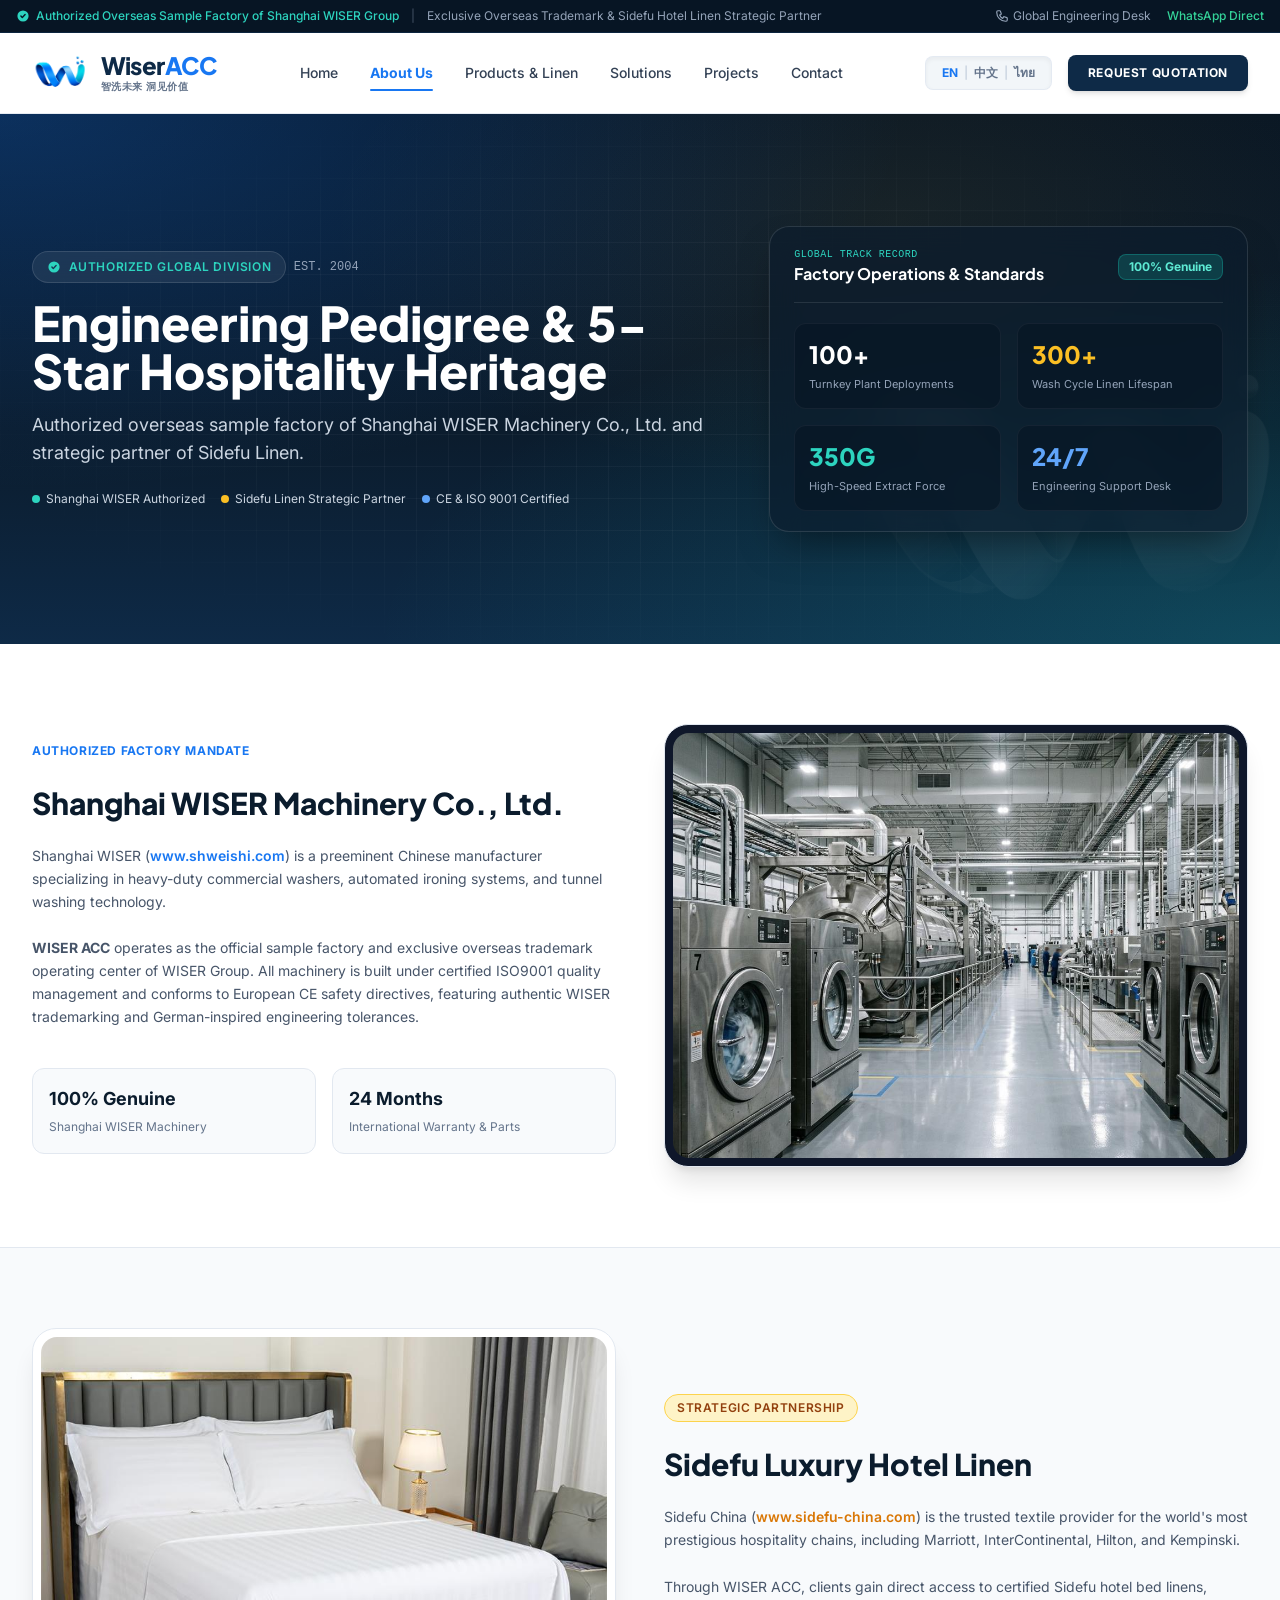
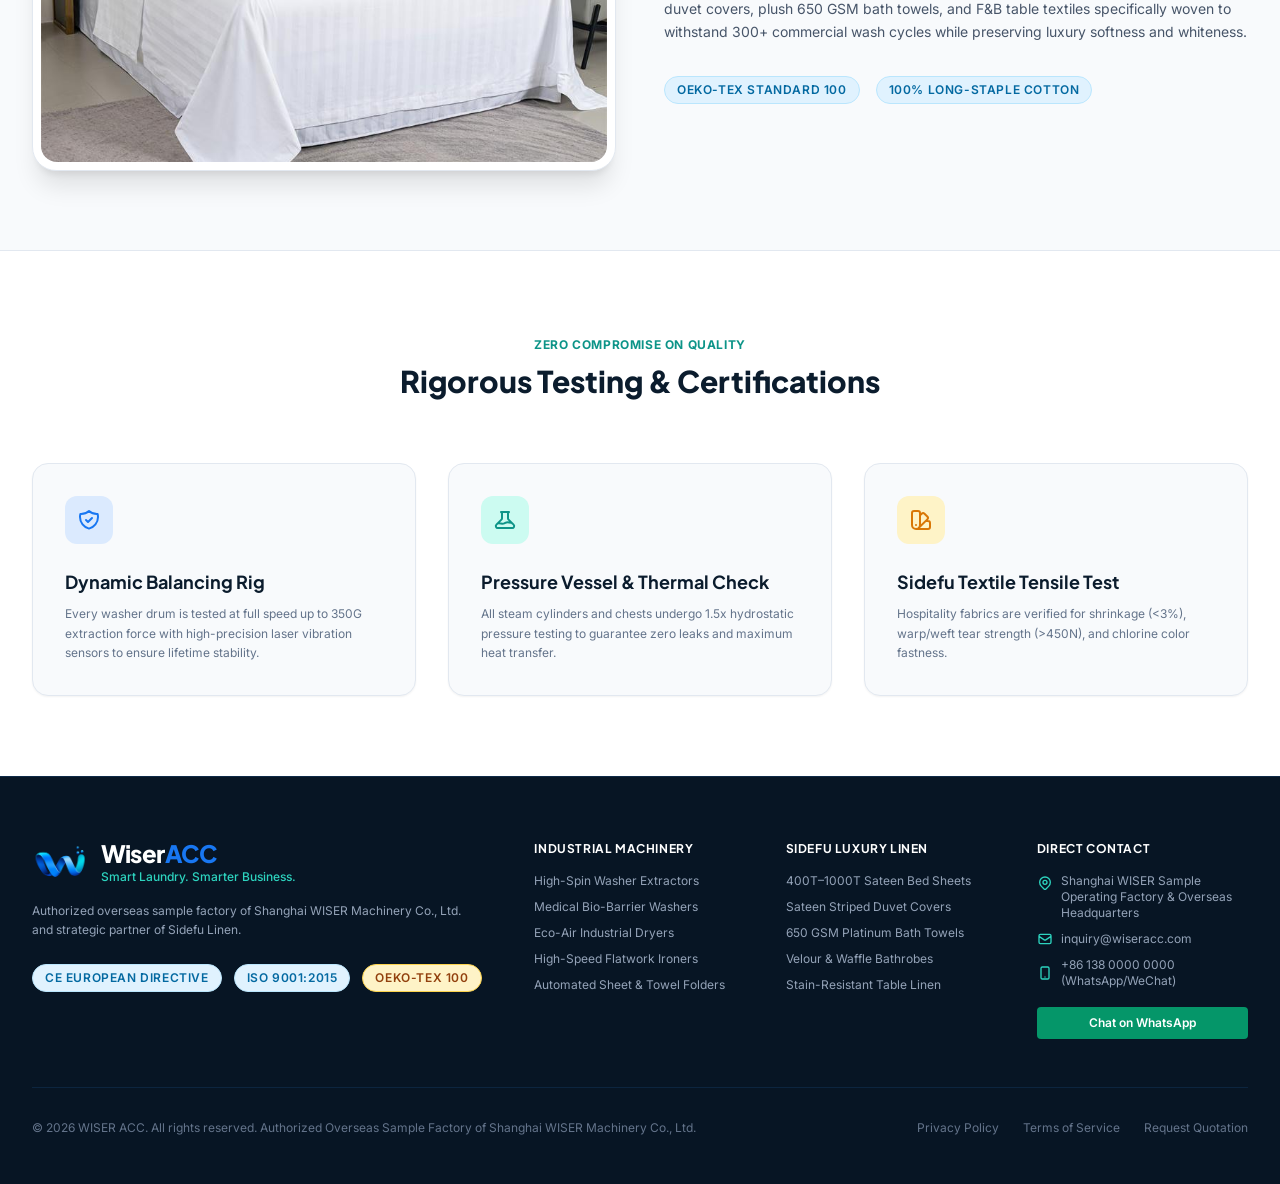
<file: about.html>
<!DOCTYPE html>
<html lang="en" class="scroll-smooth">
<head>
  <meta charset="UTF-8">
  <meta name="viewport" content="width=device-width, initial-scale=1.0">
  <title>About Us | WISER ACC — Luxury Industrial Laundry Solutions</title>
  <meta name="description" content="Learn about WISER ACC — Authorized overseas sample factory of Shanghai WISER heavy-duty machinery and strategic partner of Sidefu 5-star hotel linens.">
  <link rel="canonical" href="https://wiseracc.com/about.html">
  <link rel="alternate" hreflang="x-default" href="https://wiseracc.com/about.html" />
  <link rel="alternate" hreflang="en" href="https://wiseracc.com/about.html?lang=en" />
  <link rel="alternate" hreflang="zh" href="https://wiseracc.com/about.html?lang=zh" />
  <link rel="alternate" hreflang="th" href="https://wiseracc.com/about.html?lang=th" />
  <link rel="icon" type="image/png" href="assets/branding/logo-icon.png">
  
  <!-- Open Graph / Meta -->
  <meta property="og:title" content="About Us | WISER ACC">
  <meta property="og:description" content="Authorized overseas sample factory of Shanghai WISER machinery and certified provider of Sidefu luxury hotel linens.">
  <meta property="og:image" content="assets/branding/logo.png">
  <meta property="og:type" content="website">
  <meta property="og:url" content="https://wiseracc.com/about.html">

  <!-- JSON-LD Structured Data Schema -->
  <script type="application/ld+json">
  {
    "@context": "https://schema.org",
    "@type": "AboutPage",
    "name": "About WISER ACC",
    "url": "https://wiseracc.com/about.html",
    "description": "Authorized overseas sample factory of Shanghai WISER machinery and certified provider of Sidefu 5-star hotel linens.",
    "mainEntity": {
      "@type": "Organization",
      "name": "WISER ACC",
      "foundingLocation": "Shanghai",
      "brand": ["Shanghai WISER Machinery", "Sidefu Hotel Linen"]
    }
  }
  </script>

  <!-- Google Fonts Preconnect & Stylesheet -->
  <link rel="preconnect" href="https://fonts.googleapis.com">
  <link rel="preconnect" href="https://fonts.gstatic.com" crossorigin>
  <link href="https://fonts.googleapis.com/css2?family=Inter:wght@300;400;500;600;700&family=Plus+Jakarta+Sans:wght@500;600;700;800&display=swap" rel="stylesheet">

  <!-- Production Compiled Tailwind CSS & Custom Styles -->
  <link rel="stylesheet" href="assets/css/tailwind.min.css">
  <link rel="stylesheet" href="assets/css/style.css?v=3">
</head>
<body class="bg-slate-50 text-slate-900 font-body antialiased flex flex-col min-h-screen">

  <!-- Top Trust & Authorization Banner -->
  <div class="bg-navy-950 text-slate-300 text-xs py-2 px-4 border-b border-navy-800/80">
    <div class="max-w-7xl mx-auto flex flex-wrap justify-between items-center gap-2">
      <div class="flex items-center gap-3">
        <span class="inline-flex items-center gap-1.5 text-teal-400 font-medium">
          <svg class="w-3.5 h-3.5" fill="currentColor" viewBox="0 0 20 20"><path fill-rule="evenodd" d="M10 18a8 8 0 100-16 8 8 0 000 16zm3.707-9.293a1 1 0 00-1.414-1.414L9 10.586 7.707 9.293a1 1 0 00-1.414 1.414l2 2a1 1 0 001.414 0l4-4z" clip-rule="evenodd"/></svg>
          <span data-i18n="topBanner.auth">Authorized Overseas Sample Factory of Shanghai WISER Group</span>
        </span>
        <span class="hidden md:inline text-slate-600">|</span>
        <span class="hidden md:inline text-slate-400"><span data-i18n="topBanner.partner">Exclusive Overseas Trademark &amp; Sidefu Hotel Linen Strategic Partner</span></span>
      </div>
      <div class="flex items-center gap-4 text-slate-400">
        <a href="tel:+8613800000000" class="hover:text-teal-400 transition-colors flex items-center gap-1">
          <svg class="w-3.5 h-3.5" fill="none" stroke="currentColor" viewBox="0 0 24 24"><path stroke-linecap="round" stroke-linejoin="round" stroke-width="2" d="M3 5a2 2 0 012-2h3.28a1 1 0 01.948.684l1.498 4.493a1 1 0 01-.502 1.21l-2.257 1.13a11.042 11.042 0 005.516 5.516l1.13-2.257a1 1 0 011.21-.502l4.493 1.498a1 1 0 01.684.949V19a2 2 0 01-2 2h-1C9.716 21 3 14.284 3 6V5z"/></svg>
          <span data-i18n="topBanner.engineeringDesk">Global Engineering Desk</span>
        </a>
        <a href="javascript:void(0)" onclick="openWhatsAppQuote()" class="hover:text-emerald-400 transition-colors font-medium flex items-center gap-1 text-emerald-400">
          <span data-i18n="topBanner.whatsAppDirect">WhatsApp Direct</span>
        </a>
      </div>
    </div>
  </div>

  <!-- Main Navigation Bar -->
  <header id="main-header" class="sticky top-0 z-40 transition-all duration-300 glass-nav">
    <div class="max-w-7xl mx-auto px-4 sm:px-6 lg:px-8">
      <div class="flex justify-between items-center h-20">
        <!-- Logo -->
        <a href="index.html" class="flex items-center gap-3 group">
          <img src="assets/branding/logo-icon.png" alt="WISER ACC Logo Mark" decoding="async" class="h-10 w-auto transform group-hover:scale-105 transition-transform" />
          <div class="flex flex-col">
            <span class="font-display font-extrabold text-2xl tracking-tight text-navy-800 leading-none">Wiser<span class="text-ocean-500">ACC</span></span>
            <span class="text-[10px] tracking-wider uppercase text-slate-500 font-semibold mt-0.5">智洗未来 洞见价值</span>
          </div>
        </a>

        <!-- Desktop Menu -->
        <nav class="hidden md:flex items-center gap-8 text-sm font-medium text-slate-700">
          <a href="index.html" data-i18n="nav.home" class="nav-link transition-colors hover:text-ocean-500">Home</a>
          <a href="about.html" data-i18n="nav.about" class="nav-link transition-colors hover:text-ocean-500 active-page text-ocean-500 font-bold">About Us</a>
          <a href="products.html" data-i18n="nav.products" class="nav-link transition-colors hover:text-ocean-500">Products &amp; Linen</a>
          <a href="solutions.html" data-i18n="nav.solutions" class="nav-link transition-colors hover:text-ocean-500">Solutions</a>
          <a href="projects.html" data-i18n="nav.projects" class="nav-link transition-colors hover:text-ocean-500">Projects</a>
          <a href="contact.html" data-i18n="nav.contact" class="nav-link transition-colors hover:text-ocean-500">Contact</a>
        </nav>

        <!-- Language Switcher & CTA Action -->
        <div class="hidden lg:flex items-center gap-4">
          <!-- Clean Language Switcher: EN | 中文 | ไทย -->
          <div class="inline-flex items-center text-xs font-semibold bg-slate-100/90 rounded-lg px-2.5 py-1.5 border border-slate-200/80 shadow-inner">
            <button type="button" class="lang-btn px-1.5 py-0.5 rounded transition-colors text-ocean-500 font-bold active-lang" data-lang="en">EN</button>
            <span class="text-slate-300">|</span>
            <button type="button" class="lang-btn px-1.5 py-0.5 rounded transition-colors text-slate-500 hover:text-slate-900" data-lang="zh">中文</button>
            <span class="text-slate-300">|</span>
            <button type="button" class="lang-btn px-1.5 py-0.5 rounded transition-colors text-slate-500 hover:text-slate-900" data-lang="th">ไทย</button>
          </div>

          <a href="contact.html" data-i18n="nav.getQuotation" class="py-2.5 px-5 bg-navy-800 hover:bg-ocean-500 text-white rounded-lg text-xs font-bold uppercase tracking-wider shadow-md hover:shadow-lg transition-all duration-200">
            Request Quotation
          </a>
        </div>

        <!-- Mobile Menu Hamburger Button -->
        <button id="mobile-menu-btn" class="md:hidden p-2 rounded-lg text-slate-700 hover:bg-slate-100" aria-label="Open navigation menu" aria-expanded="false" aria-controls="mobile-menu">
          <svg class="w-6 h-6" fill="none" stroke="currentColor" viewBox="0 0 24 24"><path stroke-linecap="round" stroke-linejoin="round" stroke-width="2" d="M4 6h16M4 12h16M4 18h16"/></svg>
        </button>
      </div>
    </div>

    <!-- Mobile Drawer Menu -->
    <div id="mobile-menu" class="md:hidden absolute w-full left-0 top-full bg-white border-b border-slate-200 px-4 space-y-3 shadow-xl overflow-hidden transition-all duration-300 ease-in-out max-h-0 opacity-0 invisible pt-0 pb-0">
      <!-- Mobile Language Switcher -->
      <div class="flex items-center justify-between pb-3 border-b border-slate-100 mt-3">
        <span class="text-xs font-semibold text-slate-500" data-i18n="nav.language">Language / 语言 / ภาษา</span>
        <div class="inline-flex items-center text-xs font-semibold bg-slate-100 rounded-lg px-2.5 py-1 border border-slate-200">
          <button type="button" class="lang-btn px-1.5 py-0.5 text-ocean-500 font-bold active-lang active:scale-95 transition-transform" data-lang="en">EN</button>
          <span class="text-slate-300">|</span>
          <button type="button" class="lang-btn px-1.5 py-0.5 text-slate-500 hover:text-slate-900 active:scale-95 transition-transform" data-lang="zh">中文</button>
          <span class="text-slate-300">|</span>
          <button type="button" class="lang-btn px-1.5 py-0.5 text-slate-500 hover:text-slate-900 active:scale-95 transition-transform" data-lang="th">ไทย</button>
        </div>
      </div>

      <a href="index.html" data-i18n="nav.home" class="block py-2 text-base font-medium text-slate-800 hover:text-ocean-500 active:scale-95 transition-transform origin-left">Home</a>
      <a href="about.html" data-i18n="nav.about" class="block py-2 text-base font-medium text-ocean-500 font-bold active:scale-95 transition-transform origin-left">About Us</a>
      <a href="products.html" data-i18n="nav.products" class="block py-2 text-base font-medium text-slate-800 hover:text-ocean-500 active:scale-95 transition-transform origin-left">Products &amp; Linen</a>
      <a href="solutions.html" data-i18n="nav.solutions" class="block py-2 text-base font-medium text-slate-800 hover:text-ocean-500 active:scale-95 transition-transform origin-left">Solutions</a>
      <a href="projects.html" data-i18n="nav.projects" class="block py-2 text-base font-medium text-slate-800 hover:text-ocean-500 active:scale-95 transition-transform origin-left">Projects</a>
      <a href="contact.html" data-i18n="nav.contact" class="block py-2 text-base font-medium text-slate-800 hover:text-ocean-500 active:scale-95 transition-transform origin-left">Contact</a>
      <div class="pt-4 border-t border-slate-100 pb-2">
        <a href="contact.html" data-i18n="nav.instantQuote" class="block text-center w-full py-3 bg-ocean-500 text-white font-semibold rounded-lg text-sm active:scale-95 transition-transform">
          Get Instant Quotation
        </a>
      </div>
    </div>
  </header>

  <!-- ABOUT HERO -->
  <section class="inner-hero text-white py-20 lg:py-28 relative">
    <!-- Blueprint Pattern & 5% Watermark -->
    <div class="inner-hero-pattern"></div>
    <div class="inner-hero-watermark">
      <img src="assets/branding/logo-icon.png" alt="" class="w-full h-full object-contain" />
    </div>

    <div class="max-w-7xl mx-auto px-4 sm:px-6 lg:px-8 relative z-10">
      <div class="grid lg:grid-cols-12 gap-12 items-center">
        
        <!-- Left: Headline & Narrative -->
        <div class="lg:col-span-7 space-y-4">
          <div class="inline-flex items-center gap-2">
            <span class="inner-hero-pill">
              <svg class="w-3.5 h-3.5" fill="currentColor" viewBox="0 0 20 20"><path fill-rule="evenodd" d="M10 18a8 8 0 100-16 8 8 0 000 16zm3.707-9.293a1 1 0 00-1.414-1.414L9 10.586 7.707 9.293a1 1 0 00-1.414 1.414l2 2a1 1 0 001.414 0l4-4z" clip-rule="evenodd"/></svg>
              <span data-i18n="aboutPage.heroTag">Authorized Global Division</span>
            </span>
            <span class="text-xs font-mono text-slate-400" data-i18n="aboutPage.heroEst">EST. 2004</span>
          </div>

          <h1 class="text-4xl sm:text-5xl font-extrabold font-display leading-tight text-white">
            <span data-i18n="aboutPage.heroTitle">Engineering Pedigree &amp; 5-Star Hospitality Heritage</span>
          </h1>

          <p class="text-slate-300 text-base sm:text-lg leading-relaxed max-w-2xl" data-i18n="aboutPage.heroDesc">
            Authorized overseas sample factory of Shanghai WISER Machinery Co., Ltd. and strategic partner of Sidefu Linen.
          </p>

          <div class="pt-2 flex flex-wrap items-center gap-4 text-xs text-slate-300">
            <span class="flex items-center gap-1.5"><span class="w-2 h-2 rounded-full bg-teal-400"></span> <span data-i18n="aboutPage.pillWiser">Shanghai WISER Authorized</span></span>
            <span class="flex items-center gap-1.5"><span class="w-2 h-2 rounded-full bg-amber-400"></span> <span data-i18n="aboutPage.pillSidefu">Sidefu Linen Strategic Partner</span></span>
            <span class="flex items-center gap-1.5"><span class="w-2 h-2 rounded-full bg-blue-400"></span> <span data-i18n="aboutPage.pillCert">CE &amp; ISO 9001 Certified</span></span>
          </div>
        </div>

        <!-- Right: Glassmorphic Credential Card -->
        <div class="lg:col-span-5">
          <div class="inner-hero-card space-y-5">
            <div class="flex items-center justify-between border-b border-white/10 pb-4">
              <div>
                <span class="text-[10px] font-mono text-teal-400 uppercase tracking-wider block" data-i18n="aboutPage.statBoxTag">Global Track Record</span>
                <h3 class="text-white font-bold text-base font-display" data-i18n="aboutPage.statBoxTitle">Factory Operations &amp; Standards</h3>
              </div>
              <span class="text-xs px-2.5 py-1 bg-teal-500/20 text-teal-300 border border-teal-500/30 rounded-lg font-bold" data-i18n="aboutPage.statGenuine">100% Genuine</span>
            </div>

            <div class="grid grid-cols-2 gap-4">
              <div class="bg-navy-950/60 p-3.5 rounded-xl border border-white/5">
                <span class="block text-2xl font-extrabold text-white font-display">100+</span>
                <span class="text-[11px] text-slate-400" data-i18n="aboutPage.statDeployments">Turnkey Plant Deployments</span>
              </div>
              <div class="bg-navy-950/60 p-3.5 rounded-xl border border-white/5">
                <span class="block text-2xl font-extrabold text-amber-400 font-display">300+</span>
                <span class="text-[11px] text-slate-400" data-i18n="aboutPage.statDurability">Wash Cycle Linen Lifespan</span>
              </div>
              <div class="bg-navy-950/60 p-3.5 rounded-xl border border-white/5">
                <span class="block text-2xl font-extrabold text-teal-400 font-display">350G</span>
                <span class="text-[11px] text-slate-400" data-i18n="aboutPage.statExtract">High-Speed Extract Force</span>
              </div>
              <div class="bg-navy-950/60 p-3.5 rounded-xl border border-white/5">
                <span class="block text-2xl font-extrabold text-blue-400 font-display">24/7</span>
                <span class="text-[11px] text-slate-400" data-i18n="aboutPage.statSupport">Engineering Support Desk</span>
              </div>
            </div>
          </div>
        </div>

      </div>
    </div>
  </section>

  <!-- FACTORY PEDIGREE & SHANGHAI WISER STORY -->
  <section class="py-20 bg-white border-b border-slate-200">
    <div class="max-w-7xl mx-auto px-4 sm:px-6 lg:px-8">
      <div class="grid lg:grid-cols-12 gap-12 items-center">
        
        <div class="lg:col-span-6 space-y-6 reveal">
          <span class="text-xs font-bold uppercase tracking-wider text-ocean-500" data-i18n="aboutPage.mandateTag">Authorized Factory Mandate</span>
          <h2 class="text-3xl font-extrabold text-navy-900 font-display" data-i18n="aboutPage.wiserTitle">Shanghai WISER Machinery Co., Ltd.</h2>
          <p class="text-sm text-slate-600 leading-relaxed" data-i18n-html="aboutPage.wiserDesc1">
            Shanghai WISER (<a href="http://www.shweishi.com" target="_blank" class="text-ocean-500 font-semibold hover:underline">www.shweishi.com</a>) is a preeminent Chinese manufacturer specializing in heavy-duty commercial washers, automated ironing systems, and tunnel washing technology.
          </p>
          <p class="text-sm text-slate-600 leading-relaxed" data-i18n-html="aboutPage.wiserDesc2">
            <strong>WISER ACC</strong> operates as the official sample factory and exclusive overseas trademark operating center of WISER Group. All machinery is built under certified ISO9001 quality management and conforms to European CE safety directives, featuring authentic WISER trademarking and German-inspired engineering tolerances.
          </p>
          <div class="grid grid-cols-2 gap-4 pt-4">
            <div class="p-4 rounded-xl bg-slate-50 border border-slate-200">
              <span class="font-bold text-navy-900 text-lg block" data-i18n="aboutPage.wiserBox1Num">100% Genuine</span>
              <span class="text-xs text-slate-500" data-i18n="aboutPage.wiserBox1Label">Shanghai WISER Machinery</span>
            </div>
            <div class="p-4 rounded-xl bg-slate-50 border border-slate-200">
              <span class="font-bold text-navy-900 text-lg block" data-i18n="aboutPage.wiserBox2Num">24 Months</span>
              <span class="text-xs text-slate-500" data-i18n="aboutPage.wiserBox2Label">International Warranty &amp; Parts</span>
            </div>
          </div>
        </div>

        <div class="lg:col-span-6 reveal delay-100">
          <div class="rounded-3xl overflow-hidden bg-slate-900 border border-slate-200 shadow-xl p-2">
            <img src="assets/images/factory/factory-floor.jpg" alt="Shanghai WISER Factory Floor" loading="lazy" decoding="async" class="w-full aspect-[4/3] object-cover rounded-2xl" />
          </div>
        </div>

      </div>
    </div>
  </section>

  <!-- SIDEFU LINEN PARTNERSHIP -->
  <section class="py-20 bg-slate-50 border-b border-slate-200">
    <div class="max-w-7xl mx-auto px-4 sm:px-6 lg:px-8">
      <div class="grid lg:grid-cols-12 gap-12 items-center">
        
        <div class="lg:col-span-6 order-2 lg:order-1 reveal">
          <div class="rounded-3xl overflow-hidden bg-white border border-slate-200 shadow-xl p-2">
            <img src="assets/images/linen/bed-sheet.jpg" alt="Sidefu Hotel Linen" loading="lazy" decoding="async" class="w-full aspect-[4/3] object-cover rounded-2xl" />
          </div>
        </div>

        <div class="lg:col-span-6 order-1 lg:order-2 space-y-6 reveal delay-100">
          <span class="luxury-badge" data-i18n="aboutPage.partnerBadge">Strategic Partnership</span>
          <h2 class="text-3xl font-extrabold text-navy-900 font-display" data-i18n="aboutPage.sidefuTitle">Sidefu Luxury Hotel Linen</h2>
          <p class="text-sm text-slate-600 leading-relaxed" data-i18n-html="aboutPage.sidefuDesc1">
            Sidefu China (<a href="https://www.sidefu-china.com" target="_blank" class="text-amber-600 font-semibold hover:underline">www.sidefu-china.com</a>) is the trusted textile provider for the world's most prestigious hospitality chains, including Marriott, InterContinental, Hilton, and Kempinski.
          </p>
          <p class="text-sm text-slate-600 leading-relaxed" data-i18n="aboutPage.sidefuDesc2">
            Through WISER ACC, clients gain direct access to certified Sidefu hotel bed linens, duvet covers, plush 650 GSM bath towels, and F&amp;B table textiles specifically woven to withstand 300+ commercial wash cycles while preserving luxury softness and whiteness.
          </p>
          <div class="flex items-center gap-4 pt-2">
            <span class="tech-badge bg-amber-50 text-amber-700 border-amber-300" data-i18n="aboutPage.sidefuPill1">OEKO-TEX Standard 100</span>
            <span class="tech-badge bg-blue-50 text-ocean-600 border-blue-200" data-i18n="aboutPage.sidefuPill2">100% Long-Staple Cotton</span>
          </div>
        </div>

      </div>
    </div>
  </section>

  <!-- QUALITY ASSURANCE & TESTING -->
  <section class="py-20 bg-white">
    <div class="max-w-7xl mx-auto px-4 sm:px-6 lg:px-8">
      <div class="text-center max-w-3xl mx-auto mb-16 reveal">
        <span class="text-xs font-bold uppercase tracking-wider text-teal-600" data-i18n="aboutPage.qaTag">Zero Compromise on Quality</span>
        <h2 class="text-3xl font-extrabold text-navy-900 mt-2 font-display" data-i18n="aboutPage.qaTitle">Rigorous Testing &amp; Certifications</h2>
      </div>

      <div class="grid md:grid-cols-3 gap-8">
        <div class="p-8 rounded-2xl bg-slate-50 border border-slate-200 shadow-sm reveal">
          <div class="w-12 h-12 rounded-xl bg-blue-100 text-ocean-500 flex items-center justify-center mb-6">
            <svg class="w-6 h-6" fill="none" stroke="currentColor" viewBox="0 0 24 24"><path stroke-linecap="round" stroke-linejoin="round" stroke-width="2" d="M9 12l2 2 4-4m5.618-4.016A11.955 11.955 0 0112 2.944a11.955 11.955 0 01-8.618 3.04A12.02 12.02 0 003 9c0 5.591 3.824 10.29 9 11.622 5.176-1.332 9-6.03 9-11.622 0-1.042-.133-2.052-.382-3.016z"/></svg>
          </div>
          <h3 class="font-bold text-navy-900 text-lg mb-2 font-display" data-i18n="aboutPage.qa1Title">Dynamic Balancing Rig</h3>
          <p class="text-xs text-slate-500 leading-relaxed" data-i18n="aboutPage.qa1Desc">Every washer drum is tested at full speed up to 350G extraction force with high-precision laser vibration sensors to ensure lifetime stability.</p>
        </div>

        <div class="p-8 rounded-2xl bg-slate-50 border border-slate-200 shadow-sm reveal delay-100">
          <div class="w-12 h-12 rounded-xl bg-teal-100 text-teal-600 flex items-center justify-center mb-6">
            <svg class="w-6 h-6" fill="none" stroke="currentColor" viewBox="0 0 24 24"><path stroke-linecap="round" stroke-linejoin="round" stroke-width="2" d="M19.428 15.428a2 2 0 00-1.022-.547l-2.387-.477a6 6 0 00-3.86.517l-.318.158a6 6 0 01-3.86.517L6.05 15.21a2 2 0 00-1.806.547M8 4h8l-1 1v5.172a2 2 0 00.586 1.414l5 5c1.26 1.26.367 3.414-1.415 3.414H4.828c-1.782 0-2.674-2.154-1.414-3.414l5-5A2 2 0 009 10.172V5L8 4z"/></svg>
          </div>
          <h3 class="font-bold text-navy-900 text-lg mb-2 font-display" data-i18n="aboutPage.qa2Title">Pressure Vessel &amp; Thermal Check</h3>
          <p class="text-xs text-slate-500 leading-relaxed" data-i18n="aboutPage.qa2Desc">All steam cylinders and chests undergo 1.5x hydrostatic pressure testing to guarantee zero leaks and maximum heat transfer.</p>
        </div>

        <div class="p-8 rounded-2xl bg-slate-50 border border-slate-200 shadow-sm reveal delay-200">
          <div class="w-12 h-12 rounded-xl bg-amber-100 text-amber-600 flex items-center justify-center mb-6">
            <svg class="w-6 h-6" fill="none" stroke="currentColor" viewBox="0 0 24 24"><path stroke-linecap="round" stroke-linejoin="round" stroke-width="2" d="M7 21a4 4 0 01-4-4V5a2 2 0 012-2h4a2 2 0 012 2v12a4 4 0 01-4 4zm0 0h12a2 2 0 002-2v-4a2 2 0 00-2-2h-2.343M11 7.343l1.657-1.657a2 2 0 012.828 0l2.829 2.829a2 2 0 010 2.828l-8.486 8.485M7 17h.01"/></svg>
          </div>
          <h3 class="font-bold text-navy-900 text-lg mb-2 font-display" data-i18n="aboutPage.qa3Title">Sidefu Textile Tensile Test</h3>
          <p class="text-xs text-slate-500 leading-relaxed" data-i18n="aboutPage.qa3Desc">Hospitality fabrics are verified for shrinkage (&lt;3%), warp/weft tear strength (&gt;450N), and chlorine color fastness.</p>
        </div>
      </div>
    </div>
  </section>

  <!-- Global Footer -->
  <footer class="bg-navy-950 text-slate-300 pt-16 pb-12 border-t border-navy-800 mt-auto">
    <div class="max-w-7xl mx-auto px-4 sm:px-6 lg:px-8">
      <div class="grid grid-cols-1 md:grid-cols-2 lg:grid-cols-5 gap-10 pb-12 border-b border-navy-800/80">
        
        <!-- Brand Pedigree -->
        <div class="lg:col-span-2 space-y-4">
          <div class="flex items-center gap-3">
            <img src="assets/branding/logo-icon.png" alt="WISER ACC Logo" class="h-10 w-auto" />
            <div>
              <span class="font-display font-extrabold text-2xl tracking-tight text-white leading-none">Wiser<span class="text-ocean-500">ACC</span></span>
              <p class="text-xs text-teal-400 font-medium" data-i18n="footerExtended.tagline">Smart Laundry. Smarter Business.</p>
            </div>
          </div>
          <p class="text-xs text-slate-400 leading-relaxed pr-6" data-i18n="footer.brandDesc">
            Authorized sample factory of Shanghai WISER Machinery Co., Ltd. and strategic partner of Sidefu Linen.
          </p>
          <div class="flex items-center gap-3 pt-2">
            <span class="tech-badge text-[11px] bg-navy-900 border-navy-700 text-teal-400" data-i18n="footerExtended.ceBadge">CE European Directive</span>
            <span class="tech-badge text-[11px] bg-navy-900 border-navy-700 text-teal-400" data-i18n="footerExtended.isoBadge">ISO 9001:2015</span>
            <span class="luxury-badge text-[11px] bg-navy-900 border-navy-700 text-amber-300" data-i18n="footerExtended.oekoBadge">OEKO-TEX 100</span>
          </div>
        </div>

        <!-- Quick Links: Machinery -->
        <div>
          <h4 class="text-xs font-bold uppercase tracking-wider text-white mb-4" data-i18n="footerExtended.machineryTitle">Industrial Machinery</h4>
          <ul class="space-y-2.5 text-xs text-slate-400">
            <li><a href="products.html?cat=machinery" data-i18n="footerExtended.mach1" class="hover:text-teal-400 transition-colors">High-Spin Washer Extractors</a></li>
            <li><a href="products.html?cat=machinery" data-i18n="footerExtended.mach2" class="hover:text-teal-400 transition-colors">Medical Bio-Barrier Washers</a></li>
            <li><a href="products.html?cat=machinery" data-i18n="footerExtended.mach3" class="hover:text-teal-400 transition-colors">Eco-Air Industrial Dryers</a></li>
            <li><a href="products.html?cat=machinery" data-i18n="footerExtended.mach4" class="hover:text-teal-400 transition-colors">High-Speed Flatwork Ironers</a></li>
            <li><a href="products.html?cat=machinery" data-i18n="footerExtended.mach5" class="hover:text-teal-400 transition-colors">Automated Sheet &amp; Towel Folders</a></li>
          </ul>
        </div>

        <!-- Quick Links: Sidefu Linen -->
        <div>
          <h4 class="text-xs font-bold uppercase tracking-wider text-white mb-4" data-i18n="footerExtended.linenTitle">Sidefu Luxury Linen</h4>
          <ul class="space-y-2.5 text-xs text-slate-400">
            <li><a href="products.html?cat=linen" data-i18n="footerExtended.lin1" class="hover:text-amber-300 transition-colors">400T–1000T Sateen Bed Sheets</a></li>
            <li><a href="products.html?cat=linen" data-i18n="footerExtended.lin2" class="hover:text-amber-300 transition-colors">Sateen Striped Duvet Covers</a></li>
            <li><a href="products.html?cat=linen" data-i18n="footerExtended.lin3" class="hover:text-amber-300 transition-colors">650 GSM Platinum Bath Towels</a></li>
            <li><a href="products.html?cat=linen" data-i18n="footerExtended.lin4" class="hover:text-amber-300 transition-colors">Velour &amp; Waffle Bathrobes</a></li>
            <li><a href="products.html?cat=linen" data-i18n="footerExtended.lin5" class="hover:text-amber-300 transition-colors">Stain-Resistant Table Linen</a></li>
          </ul>
        </div>

        <!-- Direct Contact & Factory -->
        <div>
          <h4 class="text-xs font-bold uppercase tracking-wider text-white mb-4" data-i18n="footerExtended.contactTitle">Direct Contact</h4>
          <div class="space-y-2.5 text-xs text-slate-400">
            <p class="flex items-start gap-2">
              <svg class="w-4 h-4 text-teal-400 shrink-0 mt-0.5" fill="none" stroke="currentColor" viewBox="0 0 24 24"><path stroke-linecap="round" stroke-linejoin="round" stroke-width="2" d="M17.657 16.657L13.414 20.9a1.998 1.998 0 01-2.827 0l-4.244-4.243a8 8 0 1111.314 0z"/><path stroke-linecap="round" stroke-linejoin="round" stroke-width="2" d="M15 11a3 3 0 11-6 0 3 3 0 016 0z"/></svg>
              <span data-i18n="footerExtended.address">Shanghai WISER Sample Operating Factory &amp; Overseas Headquarters</span>
            </p>
            <p class="flex items-center gap-2">
              <svg class="w-4 h-4 text-teal-400 shrink-0" fill="none" stroke="currentColor" viewBox="0 0 24 24"><path stroke-linecap="round" stroke-linejoin="round" stroke-width="2" d="M3 8l7.89 5.26a2 2 0 002.22 0L21 8M5 19h14a2 2 0 002-2V7a2 2 0 00-2-2H5a2 2 0 00-2 2v10a2 2 0 002 2z"/></svg>
              <span>inquiry@wiseracc.com</span>
            </p>
            <p class="flex items-center gap-2">
              <svg class="w-4 h-4 text-teal-400 shrink-0" fill="none" stroke="currentColor" viewBox="0 0 24 24"><path stroke-linecap="round" stroke-linejoin="round" stroke-width="2" d="M12 18h.01M8 21h8a2 2 0 002-2V5a2 2 0 00-2-2H8a2 2 0 00-2 2v14a2 2 0 002 2z"/></svg>
              <span>+86 138 0000 0000 (WhatsApp/WeChat)</span>
            </p>
            <div class="pt-2">
              <button onclick="openWhatsAppQuote()" class="w-full py-2 px-3 bg-emerald-600 hover:bg-emerald-700 text-white rounded text-xs font-semibold flex items-center justify-center gap-1.5 transition-colors">
                <span data-i18n="footerExtended.chatWhatsApp">Chat on WhatsApp</span>
              </button>
            </div>
          </div>
        </div>

      </div>

      <!-- Bottom Bar -->
      <div class="pt-8 flex flex-col md:flex-row justify-between items-center gap-4 text-xs text-slate-500">
        <p>&copy; <span id="current-year">2026</span> WISER ACC. All rights reserved. Authorized Overseas Sample Factory of Shanghai WISER Machinery Co., Ltd.</p>
        <div class="flex items-center gap-6">
          <a href="about.html" data-i18n="footer.privacy" class="hover:text-slate-300">Privacy Policy</a>
          <a href="about.html" data-i18n="footer.terms" class="hover:text-slate-300">Terms of Service</a>
          <a href="contact.html" data-i18n="footer.rfq" class="hover:text-slate-300">Request Quotation</a>
        </div>
      </div>
    </div>
  </footer>

  <!-- Scripts -->
  <script src="assets/js/i18n.js"></script>
  <script src="assets/js/main.js"></script>
</body>
</html>
</file>
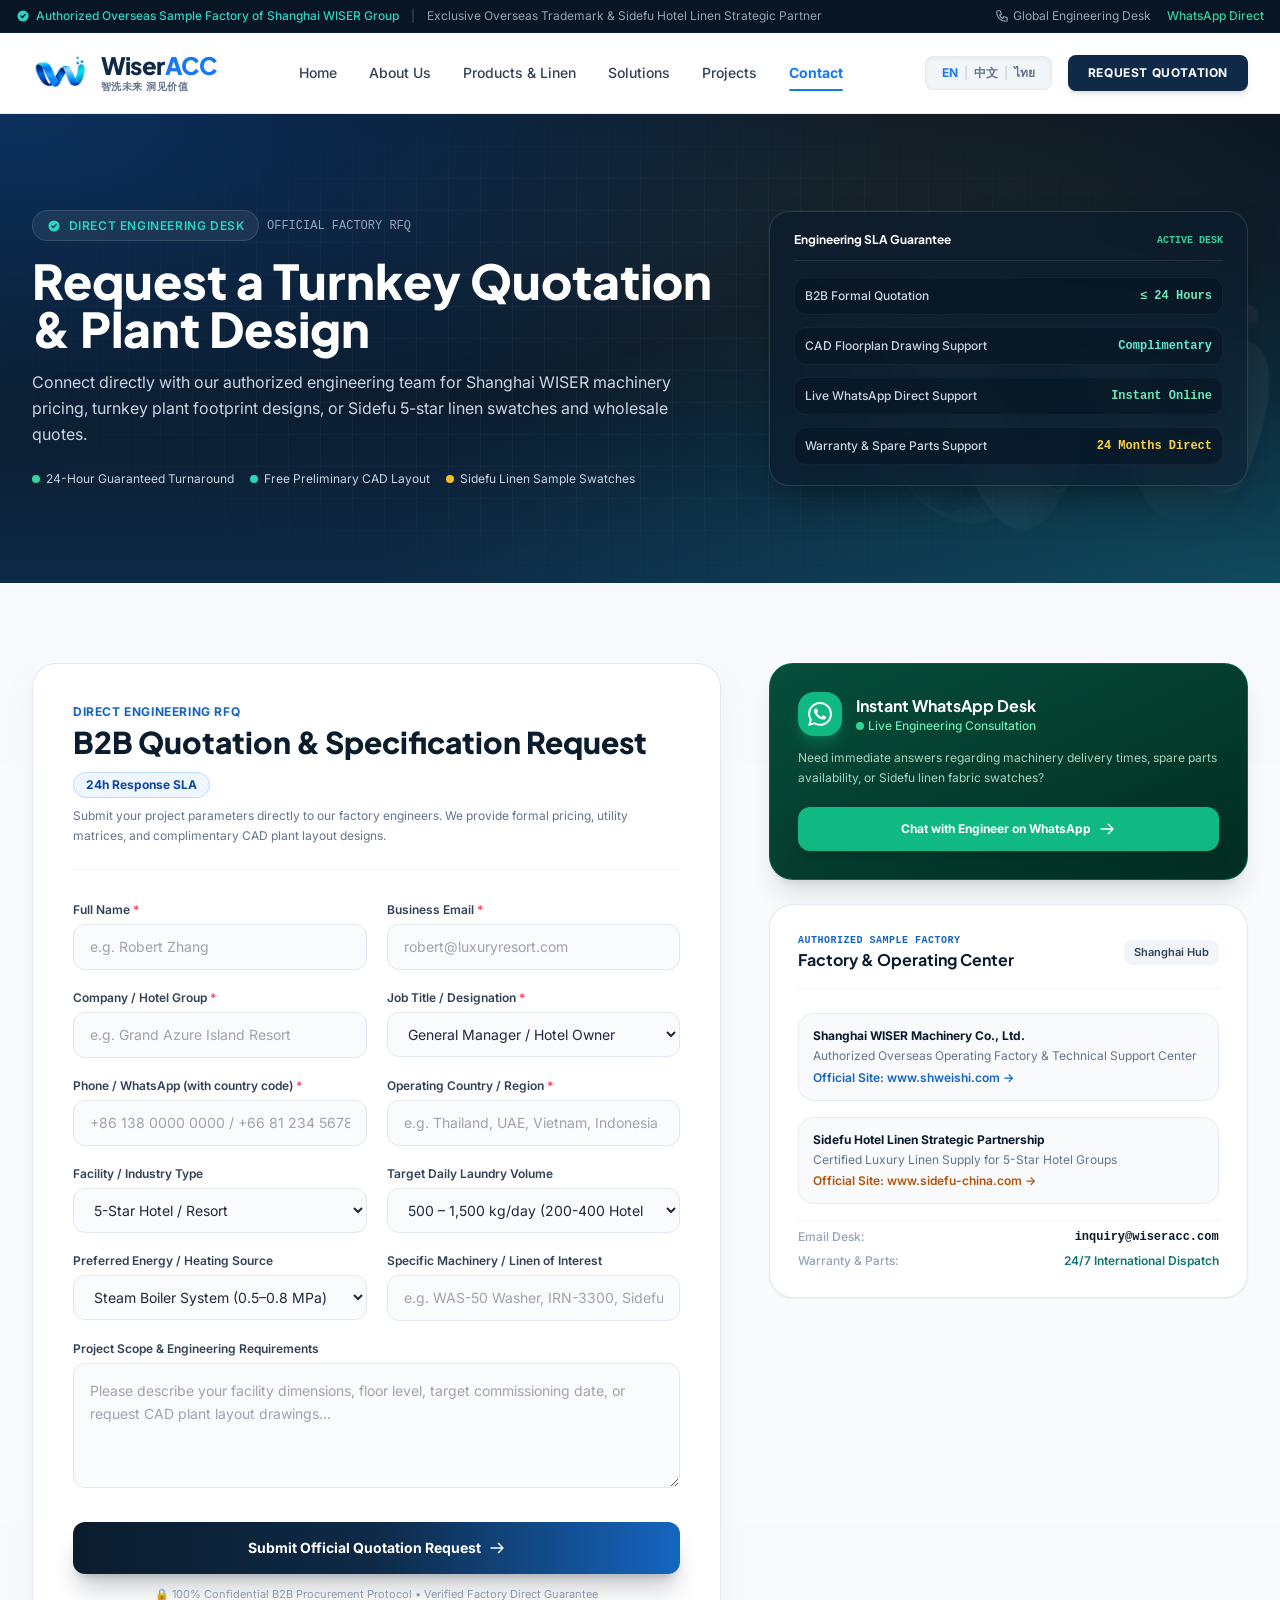
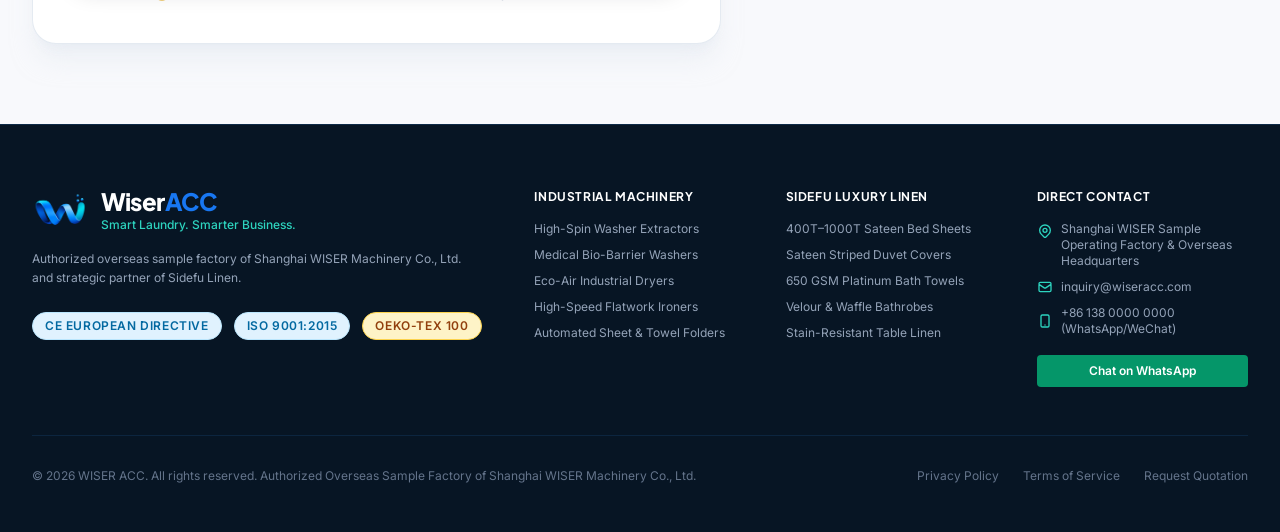
<file: contact.html>
<!DOCTYPE html>
<html lang="en" class="scroll-smooth">
<head>
  <meta charset="UTF-8">
  <meta name="viewport" content="width=device-width, initial-scale=1.0">
  <title>Contact & Quotation Request | WISER ACC — Luxury Industrial Laundry Solutions</title>
  <meta name="description" content="Request a formal quotation and CAD engineering layout for Shanghai WISER industrial machinery and Sidefu luxury hotel linens. Direct sales and technical support.">
  <link rel="canonical" href="https://wiseracc.com/contact.html">
  <link rel="alternate" hreflang="x-default" href="https://wiseracc.com/contact.html" />
  <link rel="alternate" hreflang="en" href="https://wiseracc.com/contact.html?lang=en" />
  <link rel="alternate" hreflang="zh" href="https://wiseracc.com/contact.html?lang=zh" />
  <link rel="alternate" hreflang="th" href="https://wiseracc.com/contact.html?lang=th" />
  <link rel="icon" type="image/png" href="assets/branding/logo-icon.png">
  
  <!-- Open Graph / Meta -->
  <meta property="og:title" content="Contact & Quotation Request | WISER ACC">
  <meta property="og:description" content="Request a formal quotation and CAD engineering layout for Shanghai WISER machinery and Sidefu hotel linens.">
  <meta property="og:image" content="assets/branding/logo.png">
  <meta property="og:type" content="website">
  <meta property="og:url" content="https://wiseracc.com/contact.html">

  <!-- JSON-LD Structured Data Schema -->
  <script type="application/ld+json">
  {
    "@context": "https://schema.org",
    "@type": "ContactPage",
    "name": "WISER ACC Quotation & Engineering Contact",
    "url": "https://wiseracc.com/contact.html",
    "description": "Direct inquiry portal for Shanghai WISER heavy-duty laundry machinery and Sidefu 5-star hotel linen packages.",
    "mainEntity": {
      "@type": "Organization",
      "name": "WISER ACC",
      "telephone": "+86-138-0000-0000",
      "email": "inquiry@wiseracc.com"
    }
  }
  </script>

  <!-- Google Fonts Preconnect & Stylesheet -->
  <link rel="preconnect" href="https://fonts.googleapis.com">
  <link rel="preconnect" href="https://fonts.gstatic.com" crossorigin>
  <link href="https://fonts.googleapis.com/css2?family=Inter:wght@300;400;500;600;700&family=Plus+Jakarta+Sans:wght@500;600;700;800&display=swap" rel="stylesheet">

  <!-- Production Compiled Tailwind CSS & Custom Styles -->
  <link rel="stylesheet" href="assets/css/tailwind.min.css">
  <link rel="stylesheet" href="assets/css/style.css?v=3">
</head>
<body class="bg-slate-50 text-slate-900 font-body antialiased flex flex-col min-h-screen">

  <!-- Top Trust & Authorization Banner -->
  <div class="bg-navy-950 text-slate-300 text-xs py-2 px-4 border-b border-navy-800/80">
    <div class="max-w-7xl mx-auto flex flex-wrap justify-between items-center gap-2">
      <div class="flex items-center gap-3">
        <span class="inline-flex items-center gap-1.5 text-teal-400 font-medium">
          <svg class="w-3.5 h-3.5" fill="currentColor" viewBox="0 0 20 20"><path fill-rule="evenodd" d="M10 18a8 8 0 100-16 8 8 0 000 16zm3.707-9.293a1 1 0 00-1.414-1.414L9 10.586 7.707 9.293a1 1 0 00-1.414 1.414l2 2a1 1 0 001.414 0l4-4z" clip-rule="evenodd"/></svg>
          <span data-i18n="topBanner.auth">Authorized Overseas Sample Factory of Shanghai WISER Group</span>
        </span>
        <span class="hidden md:inline text-slate-600">|</span>
        <span class="hidden md:inline text-slate-400"><span data-i18n="topBanner.partner">Exclusive Overseas Trademark &amp; Sidefu Hotel Linen Strategic Partner</span></span>
      </div>
      <div class="flex items-center gap-4 text-slate-400">
        <a href="tel:+8613800000000" class="hover:text-teal-400 transition-colors flex items-center gap-1">
          <svg class="w-3.5 h-3.5" fill="none" stroke="currentColor" viewBox="0 0 24 24"><path stroke-linecap="round" stroke-linejoin="round" stroke-width="2" d="M3 5a2 2 0 012-2h3.28a1 1 0 01.948.684l1.498 4.493a1 1 0 01-.502 1.21l-2.257 1.13a11.042 11.042 0 005.516 5.516l1.13-2.257a1 1 0 011.21-.502l4.493 1.498a1 1 0 01.684.949V19a2 2 0 01-2 2h-1C9.716 21 3 14.284 3 6V5z"/></svg>
          <span data-i18n="topBanner.engineeringDesk">Global Engineering Desk</span>
        </a>
        <a href="javascript:void(0)" onclick="openWhatsAppQuote()" class="hover:text-emerald-400 transition-colors font-medium flex items-center gap-1 text-emerald-400">
          <span data-i18n="topBanner.whatsAppDirect">WhatsApp Direct</span>
        </a>
      </div>
    </div>
  </div>

  <!-- Main Navigation Bar -->
  <header id="main-header" class="sticky top-0 z-40 transition-all duration-300 glass-nav">
    <div class="max-w-7xl mx-auto px-4 sm:px-6 lg:px-8">
      <div class="flex justify-between items-center h-20">
        <!-- Logo -->
        <a href="index.html" class="flex items-center gap-3 group">
          <img src="assets/branding/logo-icon.png" alt="WISER ACC Logo Mark" decoding="async" class="h-10 w-auto transform group-hover:scale-105 transition-transform" />
          <div class="flex flex-col">
            <span class="font-display font-extrabold text-2xl tracking-tight text-navy-800 leading-none">Wiser<span class="text-ocean-500">ACC</span></span>
            <span class="text-[10px] tracking-wider uppercase text-slate-500 font-semibold mt-0.5">智洗未来 洞见价值</span>
          </div>
        </a>

        <!-- Desktop Menu -->
        <nav class="hidden md:flex items-center gap-8 text-sm font-medium text-slate-700">
          <a href="index.html" data-i18n="nav.home" class="nav-link transition-colors hover:text-ocean-500">Home</a>
          <a href="about.html" data-i18n="nav.about" class="nav-link transition-colors hover:text-ocean-500">About Us</a>
          <a href="products.html" data-i18n="nav.products" class="nav-link transition-colors hover:text-ocean-500">Products &amp; Linen</a>
          <a href="solutions.html" data-i18n="nav.solutions" class="nav-link transition-colors hover:text-ocean-500">Solutions</a>
          <a href="projects.html" data-i18n="nav.projects" class="nav-link transition-colors hover:text-ocean-500">Projects</a>
          <a href="contact.html" data-i18n="nav.contact" class="nav-link transition-colors hover:text-ocean-500 active-page text-ocean-500 font-bold">Contact</a>
        </nav>

        <!-- Language Switcher & CTA Action -->
        <div class="hidden lg:flex items-center gap-4">
          <!-- Clean Language Switcher: EN | 中文 | ไทย -->
          <div class="inline-flex items-center text-xs font-semibold bg-slate-100/90 rounded-lg px-2.5 py-1.5 border border-slate-200/80 shadow-inner">
            <button type="button" class="lang-btn px-1.5 py-0.5 rounded transition-colors text-ocean-500 font-bold active-lang" data-lang="en">EN</button>
            <span class="text-slate-300">|</span>
            <button type="button" class="lang-btn px-1.5 py-0.5 rounded transition-colors text-slate-500 hover:text-slate-900" data-lang="zh">中文</button>
            <span class="text-slate-300">|</span>
            <button type="button" class="lang-btn px-1.5 py-0.5 rounded transition-colors text-slate-500 hover:text-slate-900" data-lang="th">ไทย</button>
          </div>

          <a href="contact.html" data-i18n="nav.getQuotation" class="py-2.5 px-5 bg-navy-800 hover:bg-ocean-500 text-white rounded-lg text-xs font-bold uppercase tracking-wider shadow-md hover:shadow-lg transition-all duration-200">
            Request Quotation
          </a>
        </div>

        <!-- Mobile Menu Hamburger Button -->
        <button id="mobile-menu-btn" class="md:hidden p-2 rounded-lg text-slate-700 hover:bg-slate-100" aria-label="Open navigation menu" aria-expanded="false" aria-controls="mobile-menu">
          <svg class="w-6 h-6" fill="none" stroke="currentColor" viewBox="0 0 24 24"><path stroke-linecap="round" stroke-linejoin="round" stroke-width="2" d="M4 6h16M4 12h16M4 18h16"/></svg>
        </button>
      </div>
    </div>

    <!-- Mobile Drawer Menu -->
    <div id="mobile-menu" class="md:hidden absolute w-full left-0 top-full bg-white border-b border-slate-200 px-4 space-y-3 shadow-xl overflow-hidden transition-all duration-300 ease-in-out max-h-0 opacity-0 invisible pt-0 pb-0">
      <!-- Mobile Language Switcher -->
      <div class="flex items-center justify-between pb-3 border-b border-slate-100 mt-3">
        <span class="text-xs font-semibold text-slate-500" data-i18n="nav.language">Language / 语言 / ภาษา</span>
        <div class="inline-flex items-center text-xs font-semibold bg-slate-100 rounded-lg px-2.5 py-1 border border-slate-200">
          <button type="button" class="lang-btn px-1.5 py-0.5 text-ocean-500 font-bold active-lang active:scale-95 transition-transform" data-lang="en">EN</button>
          <span class="text-slate-300">|</span>
          <button type="button" class="lang-btn px-1.5 py-0.5 text-slate-500 hover:text-slate-900 active:scale-95 transition-transform" data-lang="zh">中文</button>
          <span class="text-slate-300">|</span>
          <button type="button" class="lang-btn px-1.5 py-0.5 text-slate-500 hover:text-slate-900 active:scale-95 transition-transform" data-lang="th">ไทย</button>
        </div>
      </div>
      <a href="index.html" data-i18n="nav.home" class="block py-2 text-base font-medium text-slate-800 hover:text-ocean-500 active:scale-95 transition-transform origin-left">Home</a>
      <a href="about.html" data-i18n="nav.about" class="block py-2 text-base font-medium text-slate-800 hover:text-ocean-500 active:scale-95 transition-transform origin-left">About Us</a>
      <a href="products.html" data-i18n="nav.products" class="block py-2 text-base font-medium text-slate-800 hover:text-ocean-500 active:scale-95 transition-transform origin-left">Products &amp; Linen</a>
      <a href="solutions.html" data-i18n="nav.solutions" class="block py-2 text-base font-medium text-slate-800 hover:text-ocean-500 active:scale-95 transition-transform origin-left">Solutions</a>
      <a href="projects.html" data-i18n="nav.projects" class="block py-2 text-base font-medium text-slate-800 hover:text-ocean-500 active:scale-95 transition-transform origin-left">Projects</a>
      <a href="contact.html" data-i18n="nav.contact" class="block py-2 text-base font-medium text-ocean-500 font-bold active:scale-95 transition-transform origin-left">Contact</a>
      <div class="pt-4 border-t border-slate-100 pb-2">
        <a href="contact.html" data-i18n="nav.instantQuote" class="block text-center w-full py-3 bg-ocean-500 text-white font-semibold rounded-lg text-sm active:scale-95 transition-transform">
          Get Instant Quotation
        </a>
      </div>
    </div>
  </header>

  <!-- CONTACT HERO -->
  <section class="inner-hero text-white py-16 lg:py-24 relative">
    <!-- Blueprint Pattern & 5% Watermark -->
    <div class="inner-hero-pattern"></div>
    <div class="inner-hero-watermark">
      <img src="assets/branding/logo-icon.png" alt="" class="w-full h-full object-contain" />
    </div>

    <div class="max-w-7xl mx-auto px-4 sm:px-6 lg:px-8 relative z-10">
      <div class="grid lg:grid-cols-12 gap-12 items-center">
        
        <!-- Left Column -->
        <div class="lg:col-span-7 space-y-4">
          <div class="inline-flex items-center gap-2">
            <span class="inner-hero-pill">
              <svg class="w-3.5 h-3.5" fill="currentColor" viewBox="0 0 20 20"><path fill-rule="evenodd" d="M10 18a8 8 0 100-16 8 8 0 000 16zm3.707-9.293a1 1 0 00-1.414-1.414L9 10.586 7.707 9.293a1 1 0 00-1.414 1.414l2 2a1 1 0 001.414 0l4-4z" clip-rule="evenodd"/></svg>
              <span data-i18n="contactExtended.heroTag">Direct Engineering Desk</span>
            </span>
            <span class="text-xs font-mono text-slate-400" data-i18n="contactExtended.heroRfq">OFFICIAL FACTORY RFQ</span>
          </div>

          <h1 class="text-4xl sm:text-5xl font-extrabold font-display leading-tight text-white">
            <span data-i18n="contactExtended.heroTitle">Request a Turnkey Quotation &amp; Plant Design</span>
          </h1>

          <p class="text-slate-300 text-base leading-relaxed max-w-2xl" data-i18n="contactExtended.heroDesc">
            Connect directly with our authorized engineering team for Shanghai WISER machinery pricing, turnkey plant footprint designs, or Sidefu 5-star linen swatches and wholesale quotes.
          </p>

          <div class="pt-2 flex flex-wrap items-center gap-4 text-xs text-slate-300">
            <span class="flex items-center gap-1.5"><span class="w-2 h-2 rounded-full bg-emerald-400"></span> <span data-i18n="contactExtended.sla1">24-Hour Guaranteed Turnaround</span></span>
            <span class="flex items-center gap-1.5"><span class="w-2 h-2 rounded-full bg-teal-400"></span> <span data-i18n="contactExtended.sla2">Free Preliminary CAD Layout</span></span>
            <span class="flex items-center gap-1.5"><span class="w-2 h-2 rounded-full bg-amber-400"></span> <span data-i18n="contactExtended.sla3">Sidefu Linen Sample Swatches</span></span>
          </div>
        </div>

        <!-- Right Column: Consultation Guarantee Card -->
        <div class="lg:col-span-5">
          <div class="inner-hero-card space-y-4">
            <div class="flex items-center justify-between border-b border-white/10 pb-3">
              <span class="text-xs font-bold text-white font-display" data-i18n="contactExtended.slaTitle">Engineering SLA Guarantee</span>
              <span class="text-[10px] font-mono text-emerald-400 font-bold" data-i18n="contactExtended.slaActive">ACTIVE DESK</span>
            </div>

            <div class="space-y-3 text-xs">
              <div class="flex items-center justify-between p-2.5 bg-navy-950/60 rounded-xl border border-white/5">
                <span class="text-slate-300 font-medium" data-i18n="contactExtended.slaRow1">B2B Formal Quotation</span>
                <span class="font-mono text-emerald-300 font-bold" data-i18n="contactExtended.slaRow1Val">&le; 24 Hours</span>
              </div>
              <div class="flex items-center justify-between p-2.5 bg-navy-950/60 rounded-xl border border-white/5">
                <span class="text-slate-300 font-medium" data-i18n="contactExtended.slaRow2">CAD Floorplan Drawing Support</span>
                <span class="font-mono text-teal-300 font-bold" data-i18n="contactExtended.slaRow2Val">Complimentary</span>
              </div>
              <div class="flex items-center justify-between p-2.5 bg-navy-950/60 rounded-xl border border-white/5">
                <span class="text-slate-300 font-medium" data-i18n="contactExtended.slaRow3">Live WhatsApp Direct Support</span>
                <span class="font-mono text-emerald-300 font-bold" data-i18n="contactExtended.slaRow3Val">Instant Online</span>
              </div>
              <div class="flex items-center justify-between p-2.5 bg-navy-950/60 rounded-xl border border-white/5">
                <span class="text-slate-300 font-medium" data-i18n="contactExtended.slaRow4">Warranty &amp; Spare Parts Support</span>
                <span class="font-mono text-amber-300 font-bold" data-i18n="contactExtended.slaRow4Val">24 Months Direct</span>
              </div>
            </div>
          </div>
        </div>

      </div>
    </div>
  </section>

  <!-- FORM & CONTACT INFO SECTION -->
  <section class="py-20 bg-slate-50/70">
    <div class="max-w-7xl mx-auto px-4 sm:px-6 lg:px-8">
      <div class="grid lg:grid-cols-12 gap-12 items-start">
        
        <!-- Interactive Enterprise RFQ Form (7 Cols) -->
        <div class="lg:col-span-7 bg-white rounded-3xl p-8 sm:p-10 border border-slate-200/90 shadow-xl shadow-slate-200/50 reveal">
          
          <!-- Form Header -->
          <div class="border-b border-slate-100 pb-6 mb-8">
            <div class="flex flex-wrap justify-between items-center gap-3">
              <div>
                <span class="text-xs font-bold uppercase tracking-wider text-ocean-600 block mb-1" data-i18n="contactExtended.formTag">Direct Engineering RFQ</span>
                <h2 class="text-2xl sm:text-3xl font-extrabold text-navy-900 font-display" data-i18n="contactExtended.formTitle">B2B Quotation &amp; Specification Request</h2>
              </div>
              <span class="inline-flex items-center gap-1.5 px-3 py-1 bg-blue-50 border border-blue-200 text-ocean-700 rounded-full text-xs font-bold" data-i18n="contactExtended.formSla">
                24h Response SLA
              </span>
            </div>
            <p class="text-xs text-slate-500 mt-2 leading-relaxed" data-i18n="contactExtended.formSubtitle">
              Submit your project parameters directly to our factory engineers. We provide formal pricing, utility matrices, and complimentary CAD plant layout designs.
            </p>
          </div>

          <form id="wiser-contact-form" action="https://formsubmit.co/inquiry@wiseracc.com" method="POST" class="space-y-5">
            <!-- FormSubmit hidden configs -->
            <input type="hidden" name="_subject" value="New B2B Quotation Request - WISER ACC">
            <input type="hidden" name="_captcha" value="false">

            <!-- Full Name & Business Email -->
            <div class="grid md:grid-cols-2 gap-5">
              <div>
                <label class="block text-xs font-semibold text-slate-700 mb-1.5"><span data-i18n="contactExtended.fieldName">Full Name</span> <span class="text-rose-500">*</span></label>
                <input type="text" name="name" required placeholder="e.g. Robert Zhang" class="w-full bg-slate-50/70 border border-slate-200 hover:border-slate-300 rounded-xl px-4 py-3 text-sm text-slate-800 focus:bg-white focus:ring-2 focus:ring-ocean-500 focus:border-ocean-500 transition-all outline-none" />
              </div>
              <div>
                <label class="block text-xs font-semibold text-slate-700 mb-1.5"><span data-i18n="contactExtended.fieldEmail">Business Email</span> <span class="text-rose-500">*</span></label>
                <input type="email" name="email" required placeholder="robert@luxuryresort.com" class="w-full bg-slate-50/70 border border-slate-200 hover:border-slate-300 rounded-xl px-4 py-3 text-sm text-slate-800 focus:bg-white focus:ring-2 focus:ring-ocean-500 focus:border-ocean-500 transition-all outline-none" />
              </div>
            </div>

            <!-- Company & Job Title -->
            <div class="grid md:grid-cols-2 gap-5">
              <div>
                <label class="block text-xs font-semibold text-slate-700 mb-1.5"><span data-i18n="contactExtended.fieldCompany">Company / Hotel Group</span> <span class="text-rose-500">*</span></label>
                <input type="text" name="company" required placeholder="e.g. Grand Azure Island Resort" class="w-full bg-slate-50/70 border border-slate-200 hover:border-slate-300 rounded-xl px-4 py-3 text-sm text-slate-800 focus:bg-white focus:ring-2 focus:ring-ocean-500 focus:border-ocean-500 transition-all outline-none" />
              </div>
              <div>
                <label class="block text-xs font-semibold text-slate-700 mb-1.5"><span data-i18n="contactExtended.fieldPosition">Job Title / Designation</span> <span class="text-rose-500">*</span></label>
                <select name="position" required class="w-full bg-slate-50/70 border border-slate-200 hover:border-slate-300 rounded-xl px-4 py-3 text-sm text-slate-800 focus:bg-white focus:ring-2 focus:ring-ocean-500 focus:border-ocean-500 transition-all outline-none cursor-pointer">
                  <option value="general_manager" data-i18n="contactExtended.optGm" selected>General Manager / Hotel Owner</option>
                  <option value="chief_engineer" data-i18n="contactExtended.optChief">Chief Engineer / Facilities Director</option>
                  <option value="laundry_manager" data-i18n="contactExtended.optLaundry">Laundry Plant Director / Manager</option>
                  <option value="executive_housekeeper" data-i18n="contactExtended.optHousekeeper">Executive Housekeeper</option>
                  <option value="procurement_director" data-i18n="contactExtended.optProcurement">Procurement / Sourcing Director</option>
                  <option value="project_investor" data-i18n="contactExtended.optInvestor">Commercial Laundry Investor / Developer</option>
                  <option value="other" data-i18n="contactExtended.optOther">Other Executive Role</option>
                </select>
              </div>
            </div>

            <!-- Phone & Operating Country -->
            <div class="grid md:grid-cols-2 gap-5">
              <div>
                <label class="block text-xs font-semibold text-slate-700 mb-1.5"><span data-i18n="contactExtended.fieldPhone">Phone / WhatsApp (with country code)</span> <span class="text-rose-500">*</span></label>
                <input type="tel" name="phone" required placeholder="+86 138 0000 0000 / +66 81 234 5678" class="w-full bg-slate-50/70 border border-slate-200 hover:border-slate-300 rounded-xl px-4 py-3 text-sm text-slate-800 focus:bg-white focus:ring-2 focus:ring-ocean-500 focus:border-ocean-500 transition-all outline-none" />
              </div>
              <div>
                <label class="block text-xs font-semibold text-slate-700 mb-1.5"><span data-i18n="contactExtended.fieldCountry">Operating Country / Region</span> <span class="text-rose-500">*</span></label>
                <input type="text" name="country" required placeholder="e.g. Thailand, UAE, Vietnam, Indonesia" class="w-full bg-slate-50/70 border border-slate-200 hover:border-slate-300 rounded-xl px-4 py-3 text-sm text-slate-800 focus:bg-white focus:ring-2 focus:ring-ocean-500 focus:border-ocean-500 transition-all outline-none" />
              </div>
            </div>

            <!-- Facility Type & Target Daily Laundry Volume -->
            <div class="grid md:grid-cols-2 gap-5">
              <div>
                <label class="block text-xs font-semibold text-slate-700 mb-1.5" data-i18n="contactExtended.fieldFacility">Facility / Industry Type</label>
                <select id="rfq-facility" name="facility_type" class="w-full bg-slate-50/70 border border-slate-200 hover:border-slate-300 rounded-xl px-4 py-3 text-sm text-slate-800 focus:bg-white focus:ring-2 focus:ring-ocean-500 focus:border-ocean-500 transition-all outline-none cursor-pointer">
                  <option value="hotel" data-i18n="contactExtended.optHotel" selected>5-Star Hotel / Resort</option>
                  <option value="hospital" data-i18n="contactExtended.optHospital">Hospital / Healthcare Infection Control</option>
                  <option value="commercial" data-i18n="contactExtended.optCommercial">Commercial Central Laundry Factory</option>
                  <option value="opl" data-i18n="contactExtended.optOpl">On-Premise Laundry (OPL)</option>
                  <option value="investor" data-i18n="contactExtended.optTurnkey">New Turnkey Project Development</option>
                </select>
              </div>
              <div>
                <label class="block text-xs font-semibold text-slate-700 mb-1.5" data-i18n="contactExtended.fieldCapacity">Target Daily Laundry Volume</label>
                <select id="rfq-capacity" name="daily_capacity" class="w-full bg-slate-50/70 border border-slate-200 hover:border-slate-300 rounded-xl px-4 py-3 text-sm text-slate-800 focus:bg-white focus:ring-2 focus:ring-ocean-500 focus:border-ocean-500 transition-all outline-none cursor-pointer">
                  <option value="under_500" data-i18n="contactExtended.optUnder500">Under 500 kg/day (Boutique / Small OPL)</option>
                  <option value="500_1500" data-i18n="contactExtended.opt500_1500" selected>500 – 1,500 kg/day (200-400 Hotel Rooms)</option>
                  <option value="1500_3500" data-i18n="contactExtended.opt1500_3500">1,500 – 3,500 kg/day (Large Resort / Hospital)</option>
                  <option value="3500_7500" data-i18n="contactExtended.opt3500_7500">3,500 – 7,500 kg/day (Regional Central Laundry)</option>
                  <option value="above_7500" data-i18n="contactExtended.optAbove7500">Above 7,500 kg/day (High-Volume Industrial Plant)</option>
                </select>
              </div>
            </div>

            <!-- Energy Source & Specific Product -->
            <div class="grid md:grid-cols-2 gap-5">
              <div>
                <label class="block text-xs font-semibold text-slate-700 mb-1.5" data-i18n="contactExtended.fieldEnergy">Preferred Energy / Heating Source</label>
                <select name="energy_source" class="w-full bg-slate-50/70 border border-slate-200 hover:border-slate-300 rounded-xl px-4 py-3 text-sm text-slate-800 focus:bg-white focus:ring-2 focus:ring-ocean-500 focus:border-ocean-500 transition-all outline-none cursor-pointer">
                  <option value="steam" data-i18n="contactExtended.optSteam">Steam Boiler System (0.5–0.8 MPa)</option>
                  <option value="gas" data-i18n="contactExtended.optGas">Natural Gas / LPG Direct Fired</option>
                  <option value="electric" data-i18n="contactExtended.optElectric">Full Electric 380V 3-Phase</option>
                  <option value="consult" data-i18n="contactExtended.optConsult">Need Engineering Recommendation</option>
                </select>
              </div>
              <div>
                <label class="block text-xs font-semibold text-slate-700 mb-1.5" data-i18n="contactExtended.fieldProduct">Specific Machinery / Linen of Interest</label>
                <input type="text" id="rfq-product" name="product_interest" placeholder="e.g. WAS-50 Washer, IRN-3300, Sidefu 800T Linen" class="w-full bg-slate-50/70 border border-slate-200 hover:border-slate-300 rounded-xl px-4 py-3 text-sm text-slate-800 focus:bg-white focus:ring-2 focus:ring-ocean-500 focus:border-ocean-500 transition-all outline-none" />
              </div>
            </div>

            <!-- Scope / Notes -->
            <div>
              <label class="block text-xs font-semibold text-slate-700 mb-1.5" data-i18n="contactExtended.fieldMessage">Project Scope &amp; Engineering Requirements</label>
              <textarea id="rfq-message" name="message" rows="4" placeholder="Please describe your facility dimensions, floor level, target commissioning date, or request CAD plant layout drawings..." class="w-full bg-slate-50/70 border border-slate-200 hover:border-slate-300 rounded-xl p-4 text-sm text-slate-800 focus:bg-white focus:ring-2 focus:ring-ocean-500 focus:border-ocean-500 transition-all outline-none leading-relaxed"></textarea>
            </div>

            <!-- Submit Button -->
            <div class="pt-2">
              <button type="submit" class="w-full py-4 px-8 bg-gradient-to-r from-navy-900 via-navy-800 to-ocean-600 hover:from-ocean-600 hover:to-ocean-500 text-white font-bold rounded-xl text-sm shadow-xl shadow-navy-950/20 transition-all duration-300 transform hover:-translate-y-0.5 flex items-center justify-center gap-2">
                <span data-i18n="contactExtended.btnSubmit">Submit Official Quotation Request</span>
                <svg class="w-4 h-4" fill="none" stroke="currentColor" viewBox="0 0 24 24"><path stroke-linecap="round" stroke-linejoin="round" stroke-width="2" d="M14 5l7 7m0 0l-7 7m7-7H3"/></svg>
              </button>
              <p class="text-[11px] text-center text-slate-400 mt-3" data-i18n="contactExtended.confidentialNote">🔒 100% Confidential B2B Procurement Protocol • Verified Factory Direct Guarantee</p>
            </div>
          </form>
        </div>

        <!-- Sidebar: Integrated Factory Desk & Direct Channels (5 Cols) -->
        <div class="lg:col-span-5 space-y-6">
          
          <!-- Card 1: Direct WhatsApp Live Connect -->
          <div class="bg-gradient-to-br from-emerald-900 to-emerald-950 text-white rounded-3xl p-7 border border-emerald-700/60 shadow-xl reveal">
            <div class="flex items-center gap-3.5 mb-3">
              <div class="w-11 h-11 rounded-2xl bg-emerald-500 text-white flex items-center justify-center font-bold shadow-lg shadow-emerald-500/30">
                <svg class="w-6 h-6" fill="currentColor" viewBox="0 0 24 24"><path d="M.057 24l1.687-6.163c-1.041-1.804-1.588-3.849-1.587-5.946.003-6.556 5.338-11.891 11.893-11.891 3.181.001 6.167 1.24 8.413 3.488 2.245 2.248 3.481 5.236 3.48 8.414-.003 6.557-5.338 11.892-11.893 11.892-1.99-.001-3.951-.5-5.688-1.448l-6.305 1.654zm6.597-3.807c1.676.995 3.276 1.591 5.392 1.592 5.448 0 9.886-4.434 9.889-9.885.002-5.462-4.415-9.89-9.881-9.892-5.452 0-9.887 4.434-9.889 9.884-.001 2.225.651 3.891 1.746 5.634l-.999 3.648 3.742-.981zm11.387-5.464c-.074-.124-.272-.198-.57-.347-.297-.149-1.758-.868-2.031-.967-.272-.099-.47-.149-.669.149-.198.297-.768.967-.941 1.165-.173.198-.347.223-.644.074-.297-.149-1.255-.462-2.39-1.475-.883-.788-1.48-1.761-1.653-2.059-.173-.297-.018-.458.13-.606.134-.133.297-.347.446-.521.151-.172.2-.296.3-.495.099-.198.05-.372-.025-.521-.075-.148-.669-1.611-.916-2.206-.242-.579-.487-.501-.669-.51l-.57-.01c-.198 0-.52.074-.792.372s-1.04 1.016-1.04 2.479 1.065 2.876 1.213 3.074c.149.198 2.095 3.2 5.076 4.487.709.306 1.263.489 1.694.626.712.226 1.36.194 1.872.118.571-.085 1.758-.719 2.006-1.413.248-.695.248-1.29.173-1.414z"/></svg>
              </div>
              <div>
                <h3 class="font-bold text-base text-white font-display" data-i18n="contactExtended.waCardTag">Instant WhatsApp Desk</h3>
                <span class="text-xs text-emerald-300 font-medium flex items-center gap-1">
                  <span class="w-2 h-2 rounded-full bg-emerald-400 animate-ping"></span>
                  <span data-i18n="contactExtended.waCardLive">Live Engineering Consultation</span>
                </span>
              </div>
            </div>
            <p class="text-xs text-emerald-100/80 mb-5 leading-relaxed" data-i18n="contactExtended.waCardDesc">
              Need immediate answers regarding machinery delivery times, spare parts availability, or Sidefu linen fabric swatches?
            </p>
            <button onclick="openWhatsAppQuote()" class="w-full py-3.5 bg-emerald-500 hover:bg-emerald-600 text-white font-bold rounded-xl text-xs flex items-center justify-center gap-2 shadow-lg shadow-emerald-950/40 transition-all">
              <span data-i18n="contactExtended.waCardBtn">Chat with Engineer on WhatsApp</span>
              <svg class="w-4 h-4" fill="none" stroke="currentColor" viewBox="0 0 24 24"><path stroke-linecap="round" stroke-linejoin="round" stroke-width="2" d="M14 5l7 7m0 0l-7 7m7-7H3"/></svg>
            </button>
          </div>

          <!-- Card 2: Factory Authorization & Direct Contacts -->
          <div class="bg-white rounded-3xl p-7 border border-slate-200/90 shadow-sm reveal delay-100 space-y-6">
            <div class="flex items-center justify-between border-b border-slate-100 pb-4">
              <div>
                <span class="text-[10px] font-mono text-ocean-600 uppercase tracking-wider block font-bold" data-i18n="contactExtended.factoryCardTag">Authorized Sample Factory</span>
                <h3 class="font-bold text-navy-900 text-base font-display" data-i18n="contactExtended.factoryCardTitle">Factory &amp; Operating Center</h3>
              </div>
              <span class="text-[11px] px-2.5 py-1 bg-slate-100 text-slate-700 font-semibold rounded-lg" data-i18n="contactExtended.factoryHub">Shanghai Hub</span>
            </div>
            
            <div class="space-y-4 text-xs">
              <!-- Entity 1 -->
              <div class="p-3.5 bg-slate-50 rounded-2xl border border-slate-200/70">
                <span class="font-bold text-navy-900 block text-xs" data-i18n="contactExtended.factory1Name">Shanghai WISER Machinery Co., Ltd.</span>
                <span class="text-slate-500 mt-0.5 block leading-relaxed" data-i18n="contactExtended.factory1Desc">Authorized Overseas Operating Factory &amp; Technical Support Center</span>
                <a href="http://www.shweishi.com" target="_blank" class="text-ocean-600 font-semibold hover:underline mt-1 inline-block" data-i18n="contactExtended.factory1Link">Official Site: www.shweishi.com &rarr;</a>
              </div>

              <!-- Entity 2 -->
              <div class="p-3.5 bg-slate-50 rounded-2xl border border-slate-200/70">
                <span class="font-bold text-navy-900 block text-xs" data-i18n="contactExtended.factory2Name">Sidefu Hotel Linen Strategic Partnership</span>
                <span class="text-slate-500 mt-0.5 block leading-relaxed" data-i18n="contactExtended.factory2Desc">Certified Luxury Linen Supply for 5-Star Hotel Groups</span>
                <a href="https://www.sidefu-china.com" target="_blank" class="text-amber-700 font-semibold hover:underline mt-1 inline-block" data-i18n="contactExtended.factory2Link">Official Site: www.sidefu-china.com &rarr;</a>
              </div>

              <!-- Direct Email & Support -->
              <div class="pt-2 border-t border-slate-100 space-y-2">
                <div class="flex items-center justify-between">
                  <span class="text-slate-400 font-medium" data-i18n="contactExtended.factoryEmailDesk">Email Desk:</span>
                  <a href="mailto:inquiry@wiseracc.com" class="font-mono font-bold text-navy-900 hover:text-ocean-500">inquiry@wiseracc.com</a>
                </div>
                <div class="flex items-center justify-between">
                  <span class="text-slate-400 font-medium" data-i18n="contactExtended.factoryWarranty">Warranty &amp; Parts:</span>
                  <span class="font-semibold text-teal-700" data-i18n="contactExtended.factoryWarrantyVal">24/7 International Dispatch</span>
                </div>
              </div>
            </div>
          </div>

        </div>

      </div>
    </div>
  </section>

  <!-- Global Footer -->
  <footer class="bg-navy-950 text-slate-300 pt-16 pb-12 border-t border-navy-800 mt-auto">
    <div class="max-w-7xl mx-auto px-4 sm:px-6 lg:px-8">
      <div class="grid grid-cols-1 md:grid-cols-2 lg:grid-cols-5 gap-10 pb-12 border-b border-navy-800/80">
        
        <!-- Brand Pedigree -->
        <div class="lg:col-span-2 space-y-4">
          <div class="flex items-center gap-3">
            <img src="assets/branding/logo-icon.png" alt="WISER ACC Logo" class="h-10 w-auto" />
            <div>
              <span class="font-display font-extrabold text-2xl tracking-tight text-white leading-none">Wiser<span class="text-ocean-500">ACC</span></span>
              <p class="text-xs text-teal-400 font-medium" data-i18n="footerExtended.tagline">Smart Laundry. Smarter Business.</p>
            </div>
          </div>
          <p class="text-xs text-slate-400 leading-relaxed pr-6" data-i18n="footer.brandDesc">
            Authorized sample factory of Shanghai WISER Machinery Co., Ltd. and strategic partner of Sidefu Linen.
          </p>
          <div class="flex items-center gap-3 pt-2">
            <span class="tech-badge text-[11px] bg-navy-900 border-navy-700 text-teal-400" data-i18n="footerExtended.ceBadge">CE European Directive</span>
            <span class="tech-badge text-[11px] bg-navy-900 border-navy-700 text-teal-400" data-i18n="footerExtended.isoBadge">ISO 9001:2015</span>
            <span class="luxury-badge text-[11px] bg-navy-900 border-navy-700 text-amber-300" data-i18n="footerExtended.oekoBadge">OEKO-TEX 100</span>
          </div>
        </div>

        <!-- Quick Links: Machinery -->
        <div>
          <h4 class="text-xs font-bold uppercase tracking-wider text-white mb-4" data-i18n="footerExtended.machineryTitle">Industrial Machinery</h4>
          <ul class="space-y-2.5 text-xs text-slate-400">
            <li><a href="products.html?cat=machinery" data-i18n="footerExtended.mach1" class="hover:text-teal-400 transition-colors">High-Spin Washer Extractors</a></li>
            <li><a href="products.html?cat=machinery" data-i18n="footerExtended.mach2" class="hover:text-teal-400 transition-colors">Medical Bio-Barrier Washers</a></li>
            <li><a href="products.html?cat=machinery" data-i18n="footerExtended.mach3" class="hover:text-teal-400 transition-colors">Eco-Air Industrial Dryers</a></li>
            <li><a href="products.html?cat=machinery" data-i18n="footerExtended.mach4" class="hover:text-teal-400 transition-colors">High-Speed Flatwork Ironers</a></li>
            <li><a href="products.html?cat=machinery" data-i18n="footerExtended.mach5" class="hover:text-teal-400 transition-colors">Automated Sheet &amp; Towel Folders</a></li>
          </ul>
        </div>

        <!-- Quick Links: Sidefu Linen -->
        <div>
          <h4 class="text-xs font-bold uppercase tracking-wider text-white mb-4" data-i18n="footerExtended.linenTitle">Sidefu Luxury Linen</h4>
          <ul class="space-y-2.5 text-xs text-slate-400">
            <li><a href="products.html?cat=linen" data-i18n="footerExtended.lin1" class="hover:text-amber-300 transition-colors">400T–1000T Sateen Bed Sheets</a></li>
            <li><a href="products.html?cat=linen" data-i18n="footerExtended.lin2" class="hover:text-amber-300 transition-colors">Sateen Striped Duvet Covers</a></li>
            <li><a href="products.html?cat=linen" data-i18n="footerExtended.lin3" class="hover:text-amber-300 transition-colors">650 GSM Platinum Bath Towels</a></li>
            <li><a href="products.html?cat=linen" data-i18n="footerExtended.lin4" class="hover:text-amber-300 transition-colors">Velour &amp; Waffle Bathrobes</a></li>
            <li><a href="products.html?cat=linen" data-i18n="footerExtended.lin5" class="hover:text-amber-300 transition-colors">Stain-Resistant Table Linen</a></li>
          </ul>
        </div>

        <!-- Direct Contact & Factory -->
        <div>
          <h4 class="text-xs font-bold uppercase tracking-wider text-white mb-4" data-i18n="footerExtended.contactTitle">Direct Contact</h4>
          <div class="space-y-2.5 text-xs text-slate-400">
            <p class="flex items-start gap-2">
              <svg class="w-4 h-4 text-teal-400 shrink-0 mt-0.5" fill="none" stroke="currentColor" viewBox="0 0 24 24"><path stroke-linecap="round" stroke-linejoin="round" stroke-width="2" d="M17.657 16.657L13.414 20.9a1.998 1.998 0 01-2.827 0l-4.244-4.243a8 8 0 1111.314 0z"/><path stroke-linecap="round" stroke-linejoin="round" stroke-width="2" d="M15 11a3 3 0 11-6 0 3 3 0 016 0z"/></svg>
              <span data-i18n="footerExtended.address">Shanghai WISER Sample Operating Factory &amp; Overseas Headquarters</span>
            </p>
            <p class="flex items-center gap-2">
              <svg class="w-4 h-4 text-teal-400 shrink-0" fill="none" stroke="currentColor" viewBox="0 0 24 24"><path stroke-linecap="round" stroke-linejoin="round" stroke-width="2" d="M3 8l7.89 5.26a2 2 0 002.22 0L21 8M5 19h14a2 2 0 002-2V7a2 2 0 00-2-2H5a2 2 0 00-2 2v10a2 2 0 002 2z"/></svg>
              <span>inquiry@wiseracc.com</span>
            </p>
            <p class="flex items-center gap-2">
              <svg class="w-4 h-4 text-teal-400 shrink-0" fill="none" stroke="currentColor" viewBox="0 0 24 24"><path stroke-linecap="round" stroke-linejoin="round" stroke-width="2" d="M12 18h.01M8 21h8a2 2 0 002-2V5a2 2 0 00-2-2H8a2 2 0 00-2 2v14a2 2 0 002 2z"/></svg>
              <span>+86 138 0000 0000 (WhatsApp/WeChat)</span>
            </p>
            <div class="pt-2">
              <button onclick="openWhatsAppQuote()" class="w-full py-2 px-3 bg-emerald-600 hover:bg-emerald-700 text-white rounded text-xs font-semibold flex items-center justify-center gap-1.5 transition-colors">
                <span data-i18n="footerExtended.chatWhatsApp">Chat on WhatsApp</span>
              </button>
            </div>
          </div>
        </div>

      </div>

      <!-- Bottom Bar -->
      <div class="pt-8 flex flex-col md:flex-row justify-between items-center gap-4 text-xs text-slate-500">
        <p>&copy; <span id="current-year">2026</span> WISER ACC. All rights reserved. Authorized Overseas Sample Factory of Shanghai WISER Machinery Co., Ltd.</p>
        <div class="flex items-center gap-6">
          <a href="about.html" data-i18n="footer.privacy" class="hover:text-slate-300">Privacy Policy</a>
          <a href="about.html" data-i18n="footer.terms" class="hover:text-slate-300">Terms of Service</a>
          <a href="contact.html" data-i18n="footer.rfq" class="hover:text-slate-300">Request Quotation</a>
        </div>
      </div>
    </div>
  </footer>

  <!-- Scripts -->
  <script src="assets/js/contact.js"></script>
  <script src="assets/js/i18n.js"></script>
  <script src="assets/js/main.js"></script>
</body>
</html>
</file>
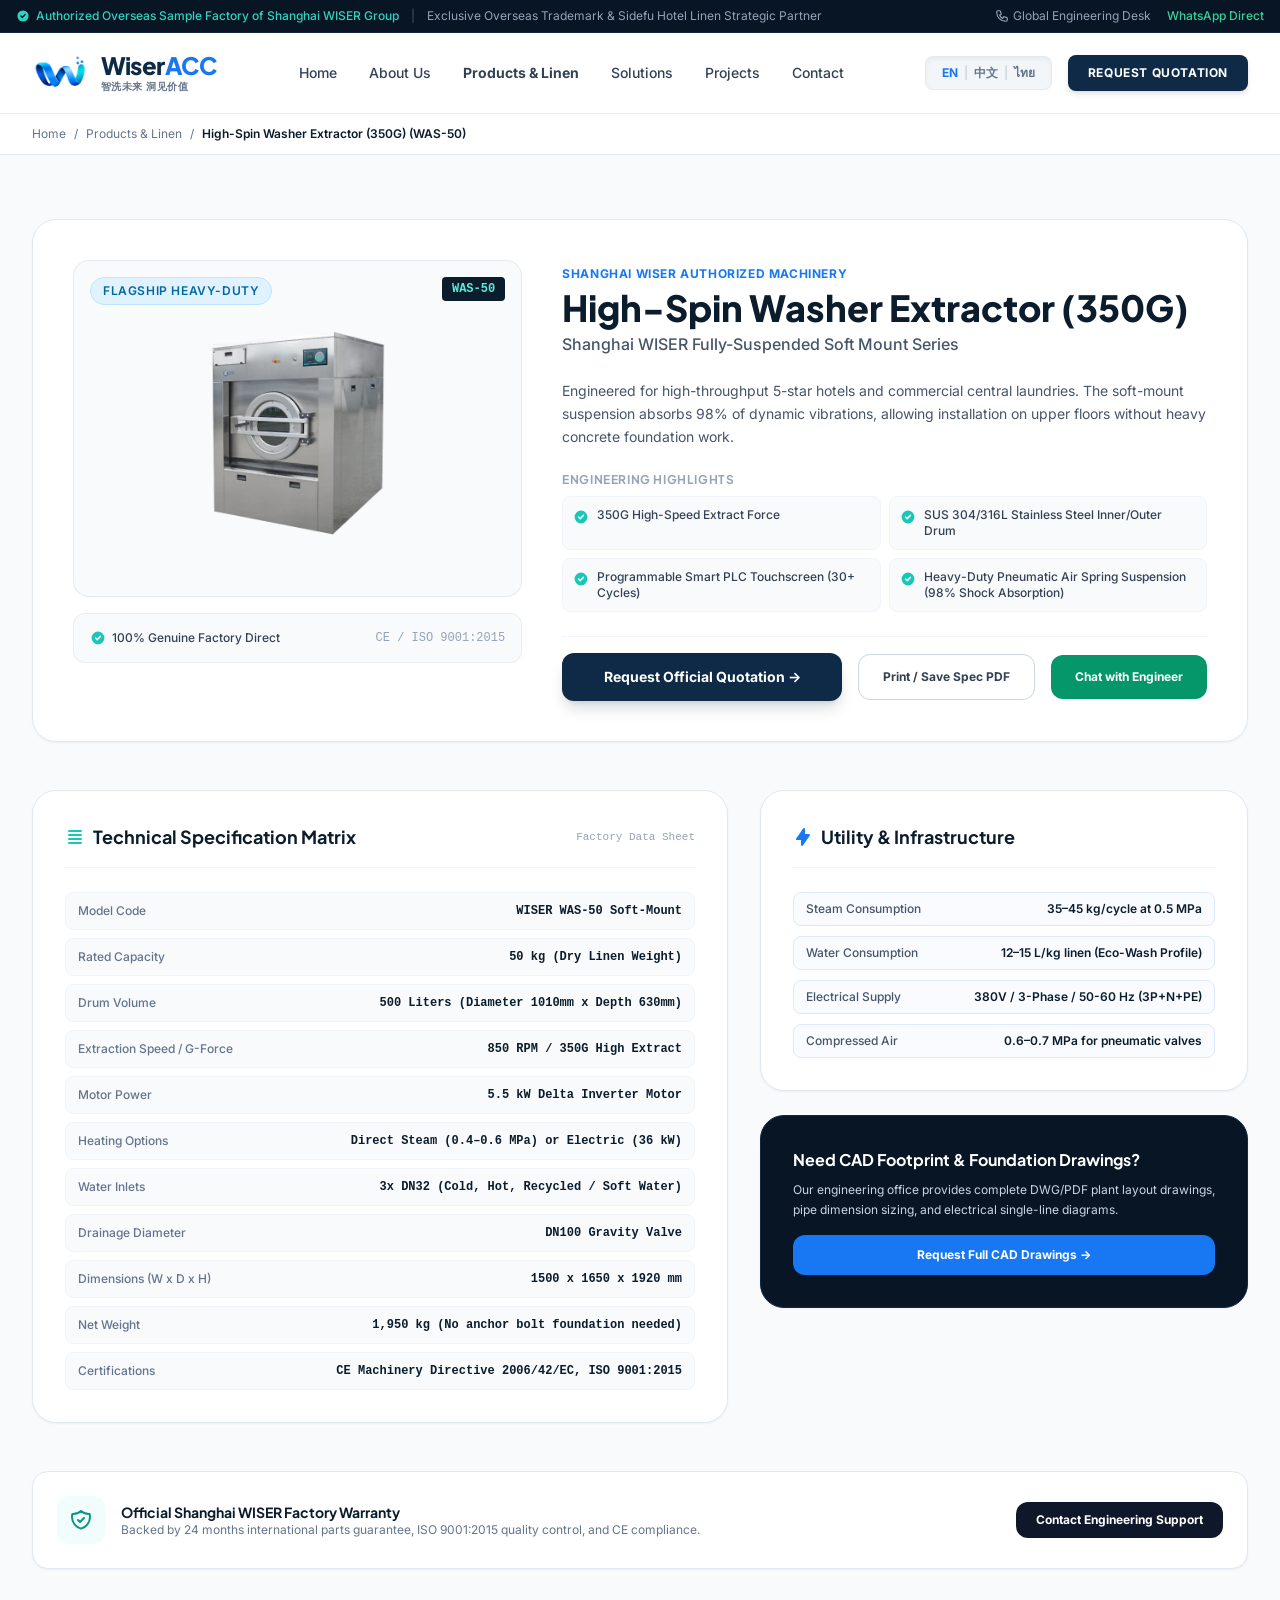
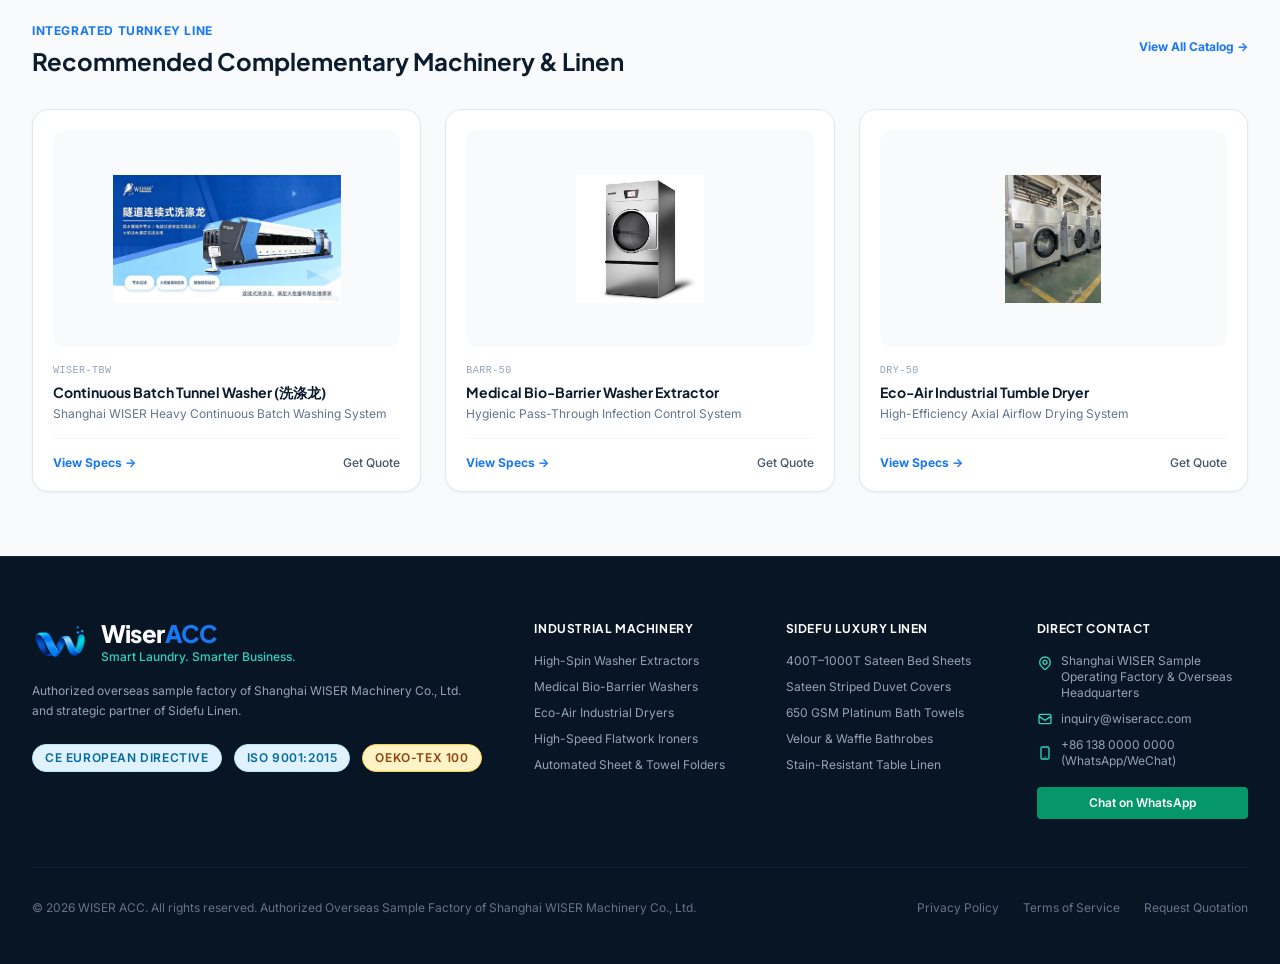
<file: product-detail.html>
<!DOCTYPE html>
<html lang="en" class="scroll-smooth">
<head>
  <meta charset="UTF-8">
  <meta name="viewport" content="width=device-width, initial-scale=1.0">
  <title id="page-meta-title">Product Specification | WISER ACC — Luxury Industrial Laundry Solutions</title>
  <meta id="page-meta-desc" name="description" content="Technical specification, utility requirements, and CAD dimensions for Shanghai WISER machinery and Sidefu luxury hotel linens.">
  <link rel="canonical" href="https://wiseracc.com/product-detail.html">
  <link rel="alternate" hreflang="x-default" href="https://wiseracc.com/product-detail.html" />
  <link rel="alternate" hreflang="en" href="https://wiseracc.com/product-detail.html?lang=en" />
  <link rel="alternate" hreflang="zh" href="https://wiseracc.com/product-detail.html?lang=zh" />
  <link rel="alternate" hreflang="th" href="https://wiseracc.com/product-detail.html?lang=th" />
  <link rel="icon" type="image/png" href="assets/branding/logo-icon.png">
  
  <!-- Open Graph / Meta -->
  <meta property="og:title" content="Product Specification | WISER ACC">
  <meta property="og:description" content="Technical specification, utility requirements, and CAD dimensions for Shanghai WISER industrial machinery and Sidefu hotel linens.">
  <meta property="og:image" content="assets/branding/logo.png">
  <meta property="og:type" content="website">
  <meta property="og:url" content="https://wiseracc.com/product-detail.html">

  <!-- JSON-LD Structured Data Schema (Dynamically Injected) -->
  <script id="product-jsonld" type="application/ld+json">
  {
    "@context": "https://schema.org",
    "@type": "Product",
    "name": "WISER Industrial Equipment",
    "brand": {
      "@type": "Brand",
      "name": "Shanghai WISER"
    }
  }
  </script>

  <!-- Google Fonts Preconnect & Stylesheet -->
  <link rel="preconnect" href="https://fonts.googleapis.com">
  <link rel="preconnect" href="https://fonts.gstatic.com" crossorigin>
  <link href="https://fonts.googleapis.com/css2?family=Inter:wght@300;400;500;600;700&family=Plus+Jakarta+Sans:wght@500;600;700;800&display=swap" rel="stylesheet">

  <!-- Production Compiled Tailwind CSS & Custom Styles -->
  <link rel="stylesheet" href="assets/css/tailwind.min.css">
  <link rel="stylesheet" href="assets/css/style.css?v=3">
</head>
<body class="bg-slate-50 text-slate-900 font-body antialiased flex flex-col min-h-screen">

  <!-- Top Trust & Authorization Banner -->
  <div class="bg-navy-950 text-slate-300 text-xs py-2 px-4 border-b border-navy-800/80">
    <div class="max-w-7xl mx-auto flex flex-wrap justify-between items-center gap-2">
      <div class="flex items-center gap-3">
        <span class="inline-flex items-center gap-1.5 text-teal-400 font-medium">
          <svg class="w-3.5 h-3.5" fill="currentColor" viewBox="0 0 20 20"><path fill-rule="evenodd" d="M10 18a8 8 0 100-16 8 8 0 000 16zm3.707-9.293a1 1 0 00-1.414-1.414L9 10.586 7.707 9.293a1 1 0 00-1.414 1.414l2 2a1 1 0 001.414 0l4-4z" clip-rule="evenodd"/></svg>
          <span data-i18n="topBanner.auth">Authorized Overseas Sample Factory of Shanghai WISER Group</span>
        </span>
        <span class="hidden md:inline text-slate-600">|</span>
        <span class="hidden md:inline text-slate-400"><span data-i18n="topBanner.partner">Exclusive Overseas Trademark &amp; Sidefu Hotel Linen Strategic Partner</span></span>
      </div>
      <div class="flex items-center gap-4 text-slate-400">
        <a href="tel:+8613800000000" class="hover:text-teal-400 transition-colors flex items-center gap-1">
          <svg class="w-3.5 h-3.5" fill="none" stroke="currentColor" viewBox="0 0 24 24"><path stroke-linecap="round" stroke-linejoin="round" stroke-width="2" d="M3 5a2 2 0 012-2h3.28a1 1 0 01.948.684l1.498 4.493a1 1 0 01-.502 1.21l-2.257 1.13a11.042 11.042 0 005.516 5.516l1.13-2.257a1 1 0 011.21-.502l4.493 1.498a1 1 0 01.684.949V19a2 2 0 01-2 2h-1C9.716 21 3 14.284 3 6V5z"/></svg>
          <span data-i18n="topBanner.engineeringDesk">Global Engineering Desk</span>
        </a>
        <a href="javascript:void(0)" onclick="openWhatsAppQuote()" class="hover:text-emerald-400 transition-colors font-medium flex items-center gap-1 text-emerald-400">
          <span data-i18n="topBanner.whatsAppDirect">WhatsApp Direct</span>
        </a>
      </div>
    </div>
  </div>

  <!-- Main Navigation Bar -->
  <header id="main-header" class="sticky top-0 z-40 transition-all duration-300 glass-nav">
    <div class="max-w-7xl mx-auto px-4 sm:px-6 lg:px-8">
      <div class="flex justify-between items-center h-20">
        <!-- Logo -->
        <a href="index.html" class="flex items-center gap-3 group">
          <img src="assets/branding/logo-icon.png" alt="WISER ACC Logo Mark" decoding="async" class="h-10 w-auto transform group-hover:scale-105 transition-transform" />
          <div class="flex flex-col">
            <span class="font-display font-extrabold text-2xl tracking-tight text-navy-800 leading-none">Wiser<span class="text-ocean-500">ACC</span></span>
            <span class="text-[10px] tracking-wider uppercase text-slate-500 font-semibold mt-0.5">智洗未来 洞见价值</span>
          </div>
        </a>

        <!-- Desktop Menu -->
        <nav class="hidden md:flex items-center gap-8 text-sm font-medium text-slate-700">
          <a href="index.html" data-i18n="nav.home" class="nav-link transition-colors hover:text-ocean-500">Home</a>
          <a href="about.html" data-i18n="nav.about" class="nav-link transition-colors hover:text-ocean-500">About Us</a>
          <a href="products.html" data-i18n="nav.products" class="nav-link transition-colors hover:text-ocean-500 active-page text-ocean-500 font-bold">Products &amp; Linen</a>
          <a href="solutions.html" data-i18n="nav.solutions" class="nav-link transition-colors hover:text-ocean-500">Solutions</a>
          <a href="projects.html" data-i18n="nav.projects" class="nav-link transition-colors hover:text-ocean-500">Projects</a>
          <a href="contact.html" data-i18n="nav.contact" class="nav-link transition-colors hover:text-ocean-500">Contact</a>
        </nav>

        <!-- Language Switcher & CTA Action -->
        <div class="hidden lg:flex items-center gap-4">
          <!-- Clean Language Switcher: EN | 中文 | ไทย -->
          <div class="inline-flex items-center text-xs font-semibold bg-slate-100/90 rounded-lg px-2.5 py-1.5 border border-slate-200/80 shadow-inner">
            <button type="button" class="lang-btn px-1.5 py-0.5 rounded transition-colors text-ocean-500 font-bold active-lang" data-lang="en">EN</button>
            <span class="text-slate-300">|</span>
            <button type="button" class="lang-btn px-1.5 py-0.5 rounded transition-colors text-slate-500 hover:text-slate-900" data-lang="zh">中文</button>
            <span class="text-slate-300">|</span>
            <button type="button" class="lang-btn px-1.5 py-0.5 rounded transition-colors text-slate-500 hover:text-slate-900" data-lang="th">ไทย</button>
          </div>

          <a href="contact.html" data-i18n="nav.getQuotation" class="py-2.5 px-5 bg-navy-800 hover:bg-ocean-500 text-white rounded-lg text-xs font-bold uppercase tracking-wider shadow-md hover:shadow-lg transition-all duration-200">
            Request Quotation
          </a>
        </div>

        <!-- Mobile Menu Hamburger Button -->
        <button id="mobile-menu-btn" class="md:hidden p-2 rounded-lg text-slate-700 hover:bg-slate-100" aria-label="Open navigation menu" aria-expanded="false" aria-controls="mobile-menu">
          <svg class="w-6 h-6" fill="none" stroke="currentColor" viewBox="0 0 24 24"><path stroke-linecap="round" stroke-linejoin="round" stroke-width="2" d="M4 6h16M4 12h16M4 18h16"/></svg>
        </button>
      </div>
    </div>

    <!-- Mobile Drawer Menu -->
    <div id="mobile-menu" class="md:hidden absolute w-full left-0 top-full bg-white border-b border-slate-200 px-4 space-y-3 shadow-xl overflow-hidden transition-all duration-300 ease-in-out max-h-0 opacity-0 invisible pt-0 pb-0">
      <!-- Mobile Language Switcher -->
      <div class="flex items-center justify-between pb-3 border-b border-slate-100 mt-3">
        <span class="text-xs font-semibold text-slate-500" data-i18n="nav.language">Language / 语言 / ภาษา</span>
        <div class="inline-flex items-center text-xs font-semibold bg-slate-100 rounded-lg px-2.5 py-1 border border-slate-200">
          <button type="button" class="lang-btn px-1.5 py-0.5 text-ocean-500 font-bold active-lang active:scale-95 transition-transform" data-lang="en">EN</button>
          <span class="text-slate-300">|</span>
          <button type="button" class="lang-btn px-1.5 py-0.5 text-slate-500 hover:text-slate-900 active:scale-95 transition-transform" data-lang="zh">中文</button>
          <span class="text-slate-300">|</span>
          <button type="button" class="lang-btn px-1.5 py-0.5 text-slate-500 hover:text-slate-900 active:scale-95 transition-transform" data-lang="th">ไทย</button>
        </div>
      </div>
      <a href="index.html" data-i18n="nav.home" class="block py-2 text-base font-medium text-slate-800 hover:text-ocean-500 active:scale-95 transition-transform origin-left">Home</a>
      <a href="about.html" data-i18n="nav.about" class="block py-2 text-base font-medium text-slate-800 hover:text-ocean-500 active:scale-95 transition-transform origin-left">About Us</a>
      <a href="products.html" data-i18n="nav.products" class="block py-2 text-base font-medium text-ocean-500 font-bold active:scale-95 transition-transform origin-left">Products &amp; Linen</a>
      <a href="solutions.html" data-i18n="nav.solutions" class="block py-2 text-base font-medium text-slate-800 hover:text-ocean-500 active:scale-95 transition-transform origin-left">Solutions</a>
      <a href="projects.html" data-i18n="nav.projects" class="block py-2 text-base font-medium text-slate-800 hover:text-ocean-500 active:scale-95 transition-transform origin-left">Projects</a>
      <a href="contact.html" data-i18n="nav.contact" class="block py-2 text-base font-medium text-slate-800 hover:text-ocean-500 active:scale-95 transition-transform origin-left">Contact</a>
      <div class="pt-4 border-t border-slate-100 pb-2">
        <a href="contact.html" data-i18n="nav.instantQuote" class="block text-center w-full py-3 bg-ocean-500 text-white font-semibold rounded-lg text-sm active:scale-95 transition-transform">
          Get Instant Quotation
        </a>
      </div>
    </div>
  </header>

  <!-- BREADCRUMBS -->
  <div class="bg-white border-b border-slate-200 py-3">
    <div class="max-w-7xl mx-auto px-4 sm:px-6 lg:px-8">
      <nav class="flex items-center gap-2 text-xs text-slate-500">
        <a href="index.html" data-i18n="productDetailPage.breadcrumbHome" class="hover:text-ocean-500">Home</a>
        <span>/</span>
        <a href="products.html" data-i18n="productDetailPage.breadcrumbProducts" class="hover:text-ocean-500">Products &amp; Linen</a>
        <span>/</span>
        <span id="breadcrumb-product-name" class="text-navy-900 font-semibold truncate" data-i18n="productDetailPage.breadcrumbCurrent">Product Specification</span>
      </nav>
    </div>
  </div>

  <!-- MAIN PRODUCT DETAIL CONTAINER (Dynamically Populated) -->
  <main id="product-detail-container" class="flex-grow py-12 lg:py-16 bg-slate-50">
    <div class="max-w-7xl mx-auto px-4 sm:px-6 lg:px-8">
      
      <!-- Top Hero Block: Visuals + Core Details + Primary CTAs -->
      <div class="bg-white rounded-3xl border border-slate-200 p-6 md:p-10 shadow-sm mb-12">
        <div class="grid lg:grid-cols-12 gap-10 items-start">
          
          <!-- Image Showcase Column -->
          <div class="lg:col-span-5 space-y-4">
            <div class="relative bg-slate-50 rounded-2xl p-8 border border-slate-200/80 flex items-center justify-center aspect-[4/3] overflow-hidden">
              <img id="detail-image" src="assets/images/machinery/washer-extractor.jpg" alt="Product Image" loading="lazy" decoding="async" class="max-h-64 w-auto object-contain transition-transform duration-500 hover:scale-105" />
              <div class="absolute top-4 left-4">
                <span id="detail-badge" class="tech-badge">Flagship Machinery</span>
              </div>
              <div class="absolute top-4 right-4 bg-navy-900 text-teal-300 font-mono text-xs font-bold px-2.5 py-1 rounded">
                <span id="detail-model-code">WAS-50</span>
              </div>
            </div>
            
            <div class="bg-slate-50 p-4 rounded-xl border border-slate-200/70 text-xs text-slate-500 flex items-center justify-between">
              <span class="flex items-center gap-1.5 font-medium text-slate-700">
                <svg class="w-4 h-4 text-teal-500" fill="currentColor" viewBox="0 0 20 20"><path fill-rule="evenodd" d="M10 18a8 8 0 100-16 8 8 0 000 16zm3.707-9.293a1 1 0 00-1.414-1.414L9 10.586 7.707 9.293a1 1 0 00-1.414 1.414l2 2a1 1 0 001.414 0l4-4z" clip-rule="evenodd"/></svg>
                <span data-i18n="productDetailPage.genuineTag">100% Genuine Factory Direct</span>
              </span>
              <span class="font-mono text-slate-400">CE / ISO 9001:2015</span>
            </div>
          </div>

          <!-- Product Details & Primary CTAs Column -->
          <div class="lg:col-span-7 space-y-6">
            <div>
              <span id="detail-category-tag" class="text-xs font-bold uppercase tracking-wider text-ocean-500">
                Shanghai WISER Machinery Division
              </span>
              <h1 id="detail-title" class="text-3xl sm:text-4xl font-extrabold text-navy-900 font-display mt-1 leading-tight">
                High-Spin Washer Extractor (350G)
              </h1>
              <p id="detail-subtitle" class="text-base font-medium text-slate-600 mt-1">
                Shanghai WISER Fully-Suspended Soft Mount Series
              </p>
            </div>

            <p id="detail-description" class="text-sm text-slate-600 leading-relaxed">
              Engineered for high-throughput 5-star hotels and commercial central laundries. The soft-mount suspension absorbs 98% of dynamic vibrations, allowing installation on upper floors without heavy concrete foundation work.
            </p>

            <!-- Key Feature Highlights -->
            <div class="space-y-2">
              <h4 class="text-xs font-bold uppercase tracking-wider text-slate-400" data-i18n="productDetailPage.highlightsTitle">Engineering Highlights</h4>
              <ul id="detail-highlights" class="grid sm:grid-cols-2 gap-2 text-xs text-slate-700 font-medium">
                <!-- Javascript populates highlights -->
              </ul>
            </div>

            <!-- Action Buttons -->
            <div class="pt-4 border-t border-slate-100 flex flex-wrap items-center gap-4">
              <a id="detail-rfq-btn" href="contact.html" data-i18n="productDetailPage.btnRfq" class="flex-1 py-3.5 px-8 bg-navy-800 hover:bg-ocean-500 text-white text-center font-bold rounded-xl text-sm shadow-lg shadow-navy-950/15 transition-all">
                Request Official Quotation &rarr;
              </a>
              <button onclick="window.print()" data-i18n="productDetailPage.btnPrint" class="py-3.5 px-6 border border-slate-300 hover:border-slate-800 text-slate-700 font-bold rounded-xl text-xs flex items-center gap-2 transition-all">
                <svg class="w-4 h-4 text-ocean-500" fill="none" stroke="currentColor" viewBox="0 0 24 24"><path stroke-linecap="round" stroke-linejoin="round" stroke-width="2" d="M17 17h2a2 2 0 002-2v-4a2 2 0 00-2-2H5a2 2 0 00-2 2v4a2 2 0 002 2h2m2 4h6a2 2 0 002-2v-4a2 2 0 00-2-2H9a2 2 0 00-2 2v4a2 2 0 002 2zm8-12V5a2 2 0 00-2-2H9a2 2 0 00-2 2v4h10z"/></svg>
                Print / Save Spec PDF
              </button>
              <button id="detail-whatsapp-btn" onclick="openWhatsAppQuote()" data-i18n="productDetailPage.btnChat" class="py-3.5 px-6 bg-emerald-600 hover:bg-emerald-700 text-white font-bold rounded-xl text-xs flex items-center gap-2 transition-colors">
                Chat with Engineer
              </button>
            </div>

          </div>

        </div>
      </div>

      <!-- Specification Matrix & Utility Requirements -->
      <div class="grid lg:grid-cols-12 gap-8 mb-12">
        
        <!-- Technical Specifications Table (7 cols) -->
        <div class="lg:col-span-7 bg-white rounded-3xl border border-slate-200 p-6 md:p-8 shadow-sm">
          <div class="flex items-center justify-between border-b border-slate-100 pb-4 mb-6">
            <h3 class="text-lg font-bold text-navy-900 font-display flex items-center gap-2">
              <svg class="w-5 h-5 text-teal-500" fill="currentColor" viewBox="0 0 20 20"><path fill-rule="evenodd" d="M3 4a1 1 0 011-1h12a1 1 0 110 2H4a1 1 0 01-1-1zm0 4a1 1 0 011-1h12a1 1 0 110 2H4a1 1 0 01-1-1zm0 4a1 1 0 011-1h12a1 1 0 110 2H4a1 1 0 01-1-1zm0 4a1 1 0 011-1h12a1 1 0 110 2H4a1 1 0 01-1-1z" clip-rule="evenodd"/></svg>
              <span data-i18n="productDetailPage.specsTitle">Technical Specification Matrix</span>
            </h3>
            <span class="text-[11px] font-mono text-slate-400" data-i18n="productDetailPage.specsSubtitle">Factory Data Sheet</span>
          </div>

          <div id="detail-specs-table" class="space-y-2">
            <!-- Javascript populates spec rows -->
          </div>
        </div>

        <!-- Utilities & Plant Footprint (5 cols) -->
        <div class="lg:col-span-5 space-y-6">
          
          <div class="bg-white rounded-3xl border border-slate-200 p-6 md:p-8 shadow-sm">
            <h3 class="text-lg font-bold text-navy-900 font-display flex items-center gap-2 border-b border-slate-100 pb-4 mb-6">
              <svg class="w-5 h-5 text-ocean-500" fill="currentColor" viewBox="0 0 20 20"><path fill-rule="evenodd" d="M11.3 1.046A1 1 0 0112 2v5h4a1 1 0 01.82 1.573l-7 10A1 1 0 018 18v-5H4a1 1 0 01-.82-1.573l7-10a1 1 0 011.12-.38z" clip-rule="evenodd"/></svg>
              <span data-i18n="productDetailPage.utilitiesTitle">Utility &amp; Infrastructure</span>
            </h3>
            <div id="detail-utilities-table" class="space-y-2.5 text-xs">
              <!-- Javascript populates utilities -->
            </div>
          </div>

          <!-- CAD Request Card -->
          <div class="bg-navy-950 text-white rounded-3xl p-6 md:p-8 border border-navy-800 shadow-sm">
            <h4 class="font-bold text-base font-display text-white mb-2" data-i18n="productDetailPage.cadTitle">Need CAD Footprint &amp; Foundation Drawings?</h4>
            <p class="text-xs text-slate-300 leading-relaxed mb-4" data-i18n="productDetailPage.cadDesc">
              Our engineering office provides complete DWG/PDF plant layout drawings, pipe dimension sizing, and electrical single-line diagrams.
            </p>
            <a href="contact.html?req=cad" data-i18n="productDetailPage.cadBtn" class="block w-full py-3 bg-ocean-500 hover:bg-ocean-600 text-white text-center font-bold rounded-xl text-xs transition-colors">
              Request Full CAD Drawings &rarr;
            </a>
          </div>

        </div>

      </div>

      <!-- Factory Pedigree & Warranty Guarantee Strip -->
      <div class="bg-white rounded-2xl p-6 border border-slate-200 shadow-sm flex flex-col md:flex-row items-center justify-between gap-6 mb-12">
        <div class="flex items-center gap-4">
          <div class="w-12 h-12 rounded-xl bg-teal-50 text-teal-600 flex items-center justify-center shrink-0">
            <svg class="w-6 h-6" fill="none" stroke="currentColor" viewBox="0 0 24 24"><path stroke-linecap="round" stroke-linejoin="round" stroke-width="2" d="M9 12l2 2 4-4m5.618-4.016A11.955 11.955 0 0112 2.944a11.955 11.955 0 01-8.618 3.04A12.02 12.02 0 003 9c0 5.591 3.824 10.29 9 11.622 5.176-1.332 9-6.03 9-11.622 0-1.042-.133-2.052-.382-3.016z"/></svg>
          </div>
          <div>
            <h4 class="font-bold text-navy-900 text-sm" data-i18n="productDetailPage.warrantyTitle">Official Shanghai WISER Factory Warranty</h4>
            <p class="text-xs text-slate-500" data-i18n="productDetailPage.warrantyDesc">Backed by 24 months international parts guarantee, ISO 9001:2015 quality control, and CE compliance.</p>
          </div>
        </div>
        <a href="contact.html" data-i18n="productDetailPage.warrantyBtn" class="py-2.5 px-5 bg-slate-900 hover:bg-ocean-500 text-white rounded-xl text-xs font-bold shrink-0 transition-colors">
          Contact Engineering Support
        </a>
      </div>

      <!-- Related Equipment Section -->
      <div>
        <div class="flex items-center justify-between mb-8">
          <div>
            <span class="text-xs font-bold uppercase tracking-wider text-ocean-500" data-i18n="productDetailPage.relatedTag">Integrated Turnkey Line</span>
            <h3 class="text-2xl font-bold text-navy-900 font-display mt-1" data-i18n="productDetailPage.relatedTitle">Recommended Complementary Machinery &amp; Linen</h3>
          </div>
          <a href="products.html" data-i18n="productDetailPage.relatedViewAll" class="text-xs font-bold text-ocean-500 hover:underline">View All Catalog &rarr;</a>
        </div>
        
        <div id="detail-related-grid" class="grid sm:grid-cols-2 lg:grid-cols-3 gap-6">
          <!-- Javascript populates related items -->
        </div>
      </div>

    </div>
  </main>

  <!-- Global Footer -->
  <footer class="bg-navy-950 text-slate-300 pt-16 pb-12 border-t border-navy-800 mt-auto">
    <div class="max-w-7xl mx-auto px-4 sm:px-6 lg:px-8">
      <div class="grid grid-cols-1 md:grid-cols-2 lg:grid-cols-5 gap-10 pb-12 border-b border-navy-800/80">
        
        <!-- Brand Pedigree -->
        <div class="lg:col-span-2 space-y-4">
          <div class="flex items-center gap-3">
            <img src="assets/branding/logo-icon.png" alt="WISER ACC Logo" class="h-10 w-auto" />
            <div>
              <span class="font-display font-extrabold text-2xl tracking-tight text-white leading-none">Wiser<span class="text-ocean-500">ACC</span></span>
              <p class="text-xs text-teal-400 font-medium" data-i18n="footerExtended.tagline">Smart Laundry. Smarter Business.</p>
            </div>
          </div>
          <p class="text-xs text-slate-400 leading-relaxed pr-6" data-i18n="footer.brandDesc">
            Authorized sample factory of Shanghai WISER Machinery Co., Ltd. and strategic partner of Sidefu Linen.
          </p>
          <div class="flex items-center gap-3 pt-2">
            <span class="tech-badge text-[11px] bg-navy-900 border-navy-700 text-teal-400" data-i18n="footerExtended.ceBadge">CE European Directive</span>
            <span class="tech-badge text-[11px] bg-navy-900 border-navy-700 text-teal-400" data-i18n="footerExtended.isoBadge">ISO 9001:2015</span>
            <span class="luxury-badge text-[11px] bg-navy-900 border-navy-700 text-amber-300" data-i18n="footerExtended.oekoBadge">OEKO-TEX 100</span>
          </div>
        </div>

        <!-- Quick Links: Machinery -->
        <div>
          <h4 class="text-xs font-bold uppercase tracking-wider text-white mb-4" data-i18n="footerExtended.machineryTitle">Industrial Machinery</h4>
          <ul class="space-y-2.5 text-xs text-slate-400">
            <li><a href="products.html?cat=machinery" data-i18n="footerExtended.mach1" class="hover:text-teal-400 transition-colors">High-Spin Washer Extractors</a></li>
            <li><a href="products.html?cat=machinery" data-i18n="footerExtended.mach2" class="hover:text-teal-400 transition-colors">Medical Bio-Barrier Washers</a></li>
            <li><a href="products.html?cat=machinery" data-i18n="footerExtended.mach3" class="hover:text-teal-400 transition-colors">Eco-Air Industrial Dryers</a></li>
            <li><a href="products.html?cat=machinery" data-i18n="footerExtended.mach4" class="hover:text-teal-400 transition-colors">High-Speed Flatwork Ironers</a></li>
            <li><a href="products.html?cat=machinery" data-i18n="footerExtended.mach5" class="hover:text-teal-400 transition-colors">Automated Sheet &amp; Towel Folders</a></li>
          </ul>
        </div>

        <!-- Quick Links: Sidefu Linen -->
        <div>
          <h4 class="text-xs font-bold uppercase tracking-wider text-white mb-4" data-i18n="footerExtended.linenTitle">Sidefu Luxury Linen</h4>
          <ul class="space-y-2.5 text-xs text-slate-400">
            <li><a href="products.html?cat=linen" data-i18n="footerExtended.lin1" class="hover:text-amber-300 transition-colors">400T–1000T Sateen Bed Sheets</a></li>
            <li><a href="products.html?cat=linen" data-i18n="footerExtended.lin2" class="hover:text-amber-300 transition-colors">Sateen Striped Duvet Covers</a></li>
            <li><a href="products.html?cat=linen" data-i18n="footerExtended.lin3" class="hover:text-amber-300 transition-colors">650 GSM Platinum Bath Towels</a></li>
            <li><a href="products.html?cat=linen" data-i18n="footerExtended.lin4" class="hover:text-amber-300 transition-colors">Velour &amp; Waffle Bathrobes</a></li>
            <li><a href="products.html?cat=linen" data-i18n="footerExtended.lin5" class="hover:text-amber-300 transition-colors">Stain-Resistant Table Linen</a></li>
          </ul>
        </div>

        <!-- Direct Contact & Factory -->
        <div>
          <h4 class="text-xs font-bold uppercase tracking-wider text-white mb-4" data-i18n="footerExtended.contactTitle">Direct Contact</h4>
          <div class="space-y-2.5 text-xs text-slate-400">
            <p class="flex items-start gap-2">
              <svg class="w-4 h-4 text-teal-400 shrink-0 mt-0.5" fill="none" stroke="currentColor" viewBox="0 0 24 24"><path stroke-linecap="round" stroke-linejoin="round" stroke-width="2" d="M17.657 16.657L13.414 20.9a1.998 1.998 0 01-2.827 0l-4.244-4.243a8 8 0 1111.314 0z"/><path stroke-linecap="round" stroke-linejoin="round" stroke-width="2" d="M15 11a3 3 0 11-6 0 3 3 0 016 0z"/></svg>
              <span data-i18n="footerExtended.address">Shanghai WISER Sample Operating Factory &amp; Overseas Headquarters</span>
            </p>
            <p class="flex items-center gap-2">
              <svg class="w-4 h-4 text-teal-400 shrink-0" fill="none" stroke="currentColor" viewBox="0 0 24 24"><path stroke-linecap="round" stroke-linejoin="round" stroke-width="2" d="M3 8l7.89 5.26a2 2 0 002.22 0L21 8M5 19h14a2 2 0 002-2V7a2 2 0 00-2-2H5a2 2 0 00-2 2v10a2 2 0 002 2z"/></svg>
              <span>inquiry@wiseracc.com</span>
            </p>
            <p class="flex items-center gap-2">
              <svg class="w-4 h-4 text-teal-400 shrink-0" fill="none" stroke="currentColor" viewBox="0 0 24 24"><path stroke-linecap="round" stroke-linejoin="round" stroke-width="2" d="M12 18h.01M8 21h8a2 2 0 002-2V5a2 2 0 00-2-2H8a2 2 0 00-2 2v14a2 2 0 002 2z"/></svg>
              <span>+86 138 0000 0000 (WhatsApp/WeChat)</span>
            </p>
            <div class="pt-2">
              <button onclick="openWhatsAppQuote()" class="w-full py-2 px-3 bg-emerald-600 hover:bg-emerald-700 text-white rounded text-xs font-semibold flex items-center justify-center gap-1.5 transition-colors">
                <span data-i18n="footerExtended.chatWhatsApp">Chat on WhatsApp</span>
              </button>
            </div>
          </div>
        </div>

      </div>

      <!-- Bottom Bar -->
      <div class="pt-8 flex flex-col md:flex-row justify-between items-center gap-4 text-xs text-slate-500">
        <p>&copy; <span id="current-year">2026</span> WISER ACC. All rights reserved. Authorized Overseas Sample Factory of Shanghai WISER Machinery Co., Ltd.</p>
        <div class="flex items-center gap-6">
          <a href="about.html" data-i18n="footer.privacy" class="hover:text-slate-300">Privacy Policy</a>
          <a href="about.html" data-i18n="footer.terms" class="hover:text-slate-300">Terms of Service</a>
          <a href="contact.html" data-i18n="footer.rfq" class="hover:text-slate-300">Request Quotation</a>
        </div>
      </div>
    </div>
  </footer>

  <!-- Scripts -->
  <script src="assets/js/catalog.js"></script>
  <script src="assets/js/i18n.js"></script>
  <script src="assets/js/main.js"></script>
  <script>
    // Product Detail Page Dynamic Loader with Full Multilingual Support
    document.addEventListener('DOMContentLoaded', () => {
      loadProductDetailPage();

      window.addEventListener('languageChanged', () => {
        loadProductDetailPage();
      });
    });

    function getLang() {
      return window.i18n ? window.i18n.getCurrentLanguage() : 'en';
    }

    function loadProductDetailPage() {
      const urlParams = new URLSearchParams(window.location.search);
      const productId = urlParams.get('id') || 'mach-washer-50kg';
      
      const rawProduct = (window.productsData || []).find(p => p.id === productId) || (window.productsData ? window.productsData[0] : null);
      if (!rawProduct) return;

      // Get localized fields
      const product = window.WiserCatalog && typeof window.WiserCatalog.getLocalizedProduct === 'function' 
        ? window.WiserCatalog.getLocalizedProduct(rawProduct) 
        : rawProduct;

      const lang = getLang();

      // Update Page Meta
      document.title = `${product.title} (${product.modelCode || ''}) | WISER ACC`;

      // Update Breadcrumbs
      const breadcrumb = document.getElementById('breadcrumb-product-name');
      if (breadcrumb) breadcrumb.textContent = `${product.title} (${product.modelCode || ''})`;

      // Update Hero Content
      document.getElementById('detail-image').src = product.image;
      document.getElementById('detail-image').alt = product.title;
      document.getElementById('detail-badge').className = product.badgeType === 'luxury' ? 'luxury-badge' : product.badgeType === 'hygiene' ? 'hygiene-badge' : 'tech-badge';
      document.getElementById('detail-badge').textContent = product.badge;
      document.getElementById('detail-model-code').textContent = product.modelCode || 'WISER';
      document.getElementById('detail-category-tag').textContent = product.category === 'machinery' 
        ? (lang === 'zh' ? '上海威士原厂机械制造系列' : lang === 'th' ? 'สายการผลิตเครื่องจักร Shanghai WISER' : 'Shanghai WISER Authorized Machinery') 
        : (lang === 'zh' ? '斯得福五星级酒店布草系列' : lang === 'th' ? 'ผ้าลินินโรงแรม 5 ดาว Sidefu' : 'Sidefu 5-Star Hotel Linen');
      document.getElementById('detail-title').textContent = product.title;
      document.getElementById('detail-subtitle').textContent = product.subtitle;
      document.getElementById('detail-description').textContent = product.description;

      // Update Highlights
      const highlightsContainer = document.getElementById('detail-highlights');
      if (highlightsContainer) {
        highlightsContainer.innerHTML = product.highlights.map(h => `
          <li class="flex items-start gap-2 bg-slate-50 p-2.5 rounded-lg border border-slate-100">
            <svg class="w-4 h-4 ${product.category === 'machinery' ? 'text-teal-500' : 'text-amber-500'} shrink-0 mt-0.5" fill="currentColor" viewBox="0 0 20 20">
              <path fill-rule="evenodd" d="M10 18a8 8 0 100-16 8 8 0 000 16zm3.707-9.293a1 1 0 00-1.414-1.414L9 10.586 7.707 9.293a1 1 0 00-1.414 1.414l2 2a1 1 0 001.414 0l4-4z" clip-rule="evenodd"/>
            </svg>
            <span>${h}</span>
          </li>
        `).join('');
      }

      // Update RFQ button
      const rfqBtn = document.getElementById('detail-rfq-btn');
      if (rfqBtn) {
        rfqBtn.href = `contact.html?product=${encodeURIComponent(product.modelCode || product.title)}`;
      }

      // Update WhatsApp Button
      const waBtn = document.getElementById('detail-whatsapp-btn');
      if (waBtn) {
        waBtn.onclick = () => {
          openWhatsAppQuote(`Hello WISER ACC, I would like to inquire about specifications and quotation for ${product.title} (Model: ${product.modelCode || ''}).`);
        };
      }

      // Populate Specs Table
      const specsContainer = document.getElementById('detail-specs-table');
      if (specsContainer) {
        specsContainer.innerHTML = Object.entries(product.specs).map(([k, v]) => `
          <div class="flex justify-between items-center py-2.5 px-3 rounded-lg bg-slate-50 text-xs border border-slate-100">
            <span class="text-slate-500 font-medium">${k}</span>
            <span class="font-semibold text-navy-900 font-mono text-right pl-3">${v}</span>
          </div>
        `).join('');
      }

      // Populate Utilities Table
      const utilitiesContainer = document.getElementById('detail-utilities-table');
      if (utilitiesContainer) {
        if (product.utilities) {
          utilitiesContainer.innerHTML = Object.entries(product.utilities).map(([k, v]) => `
            <div class="flex justify-between items-center py-2 px-3 rounded-lg bg-blue-50/40 text-xs border border-blue-100">
              <span class="text-slate-600 font-medium">${k}</span>
              <span class="font-semibold text-navy-900 text-right pl-3">${v}</span>
            </div>
          `).join('');
        } else {
          utilitiesContainer.innerHTML = `
            <div class="p-3 bg-slate-50 rounded-lg text-xs text-slate-500">
              ${lang === 'zh' ? '适用于商业酒店标准洗涤工艺流程 (支持 300 次以上商业洗涤)。' : lang === 'th' ? 'ใช้พารามิเตอร์การดูแลรักษาผ้าตามมาตรฐานโรงแรมเชิงพาณิชย์ (ทนทานมากกว่า 300 รอบซัก)' : 'Standard commercial hotel wash care parameters apply (up to 300+ cycles).'}
            </div>
          `;
        }
      }

      // Render Related Items
      const relatedContainer = document.getElementById('detail-related-grid');
      if (relatedContainer) {
        const related = (window.productsData || [])
          .filter(p => p.id !== rawProduct.id && p.category === rawProduct.category)
          .slice(0, 3);
        
        const viewText = lang === 'zh' ? '查看详细规格 →' : lang === 'th' ? 'ดูสเปก →' : 'View Specs →';
        const quoteText = lang === 'zh' ? '获取报价' : lang === 'th' ? 'ขอราคา' : 'Get Quote';

        relatedContainer.innerHTML = related.map(rel => {
          const locRel = window.WiserCatalog && typeof window.WiserCatalog.getLocalizedProduct === 'function' ? window.WiserCatalog.getLocalizedProduct(rel) : rel;
          return `
            <div class="bg-white rounded-2xl border border-slate-200 p-5 shadow-sm hover:shadow-md transition-all flex flex-col justify-between">
              <div>
                <div class="bg-slate-50 rounded-xl p-4 aspect-[16/10] flex items-center justify-center mb-4">
                  <img src="${locRel.image}" alt="${locRel.title}" loading="lazy" decoding="async" class="max-h-32 w-auto object-contain" />
                </div>
                <span class="text-[10px] font-mono text-slate-400 uppercase tracking-wider block mb-1">${locRel.modelCode || ''}</span>
                <h4 class="font-bold text-navy-900 text-sm mb-1 font-display">${locRel.title}</h4>
                <p class="text-xs text-slate-500 line-clamp-2">${locRel.subtitle}</p>
              </div>
              <div class="mt-4 pt-4 border-t border-slate-100 flex items-center justify-between">
                <a href="product-detail.html?id=${locRel.id}" class="text-xs font-bold text-ocean-500 hover:underline">${viewText}</a>
                <a href="contact.html?product=${encodeURIComponent(locRel.modelCode || locRel.title)}" class="text-xs font-medium text-slate-600 hover:text-navy-900">${quoteText}</a>
              </div>
            </div>
          `;
        }).join('');
      }
    }
  </script>
</body>
</html>
</file>
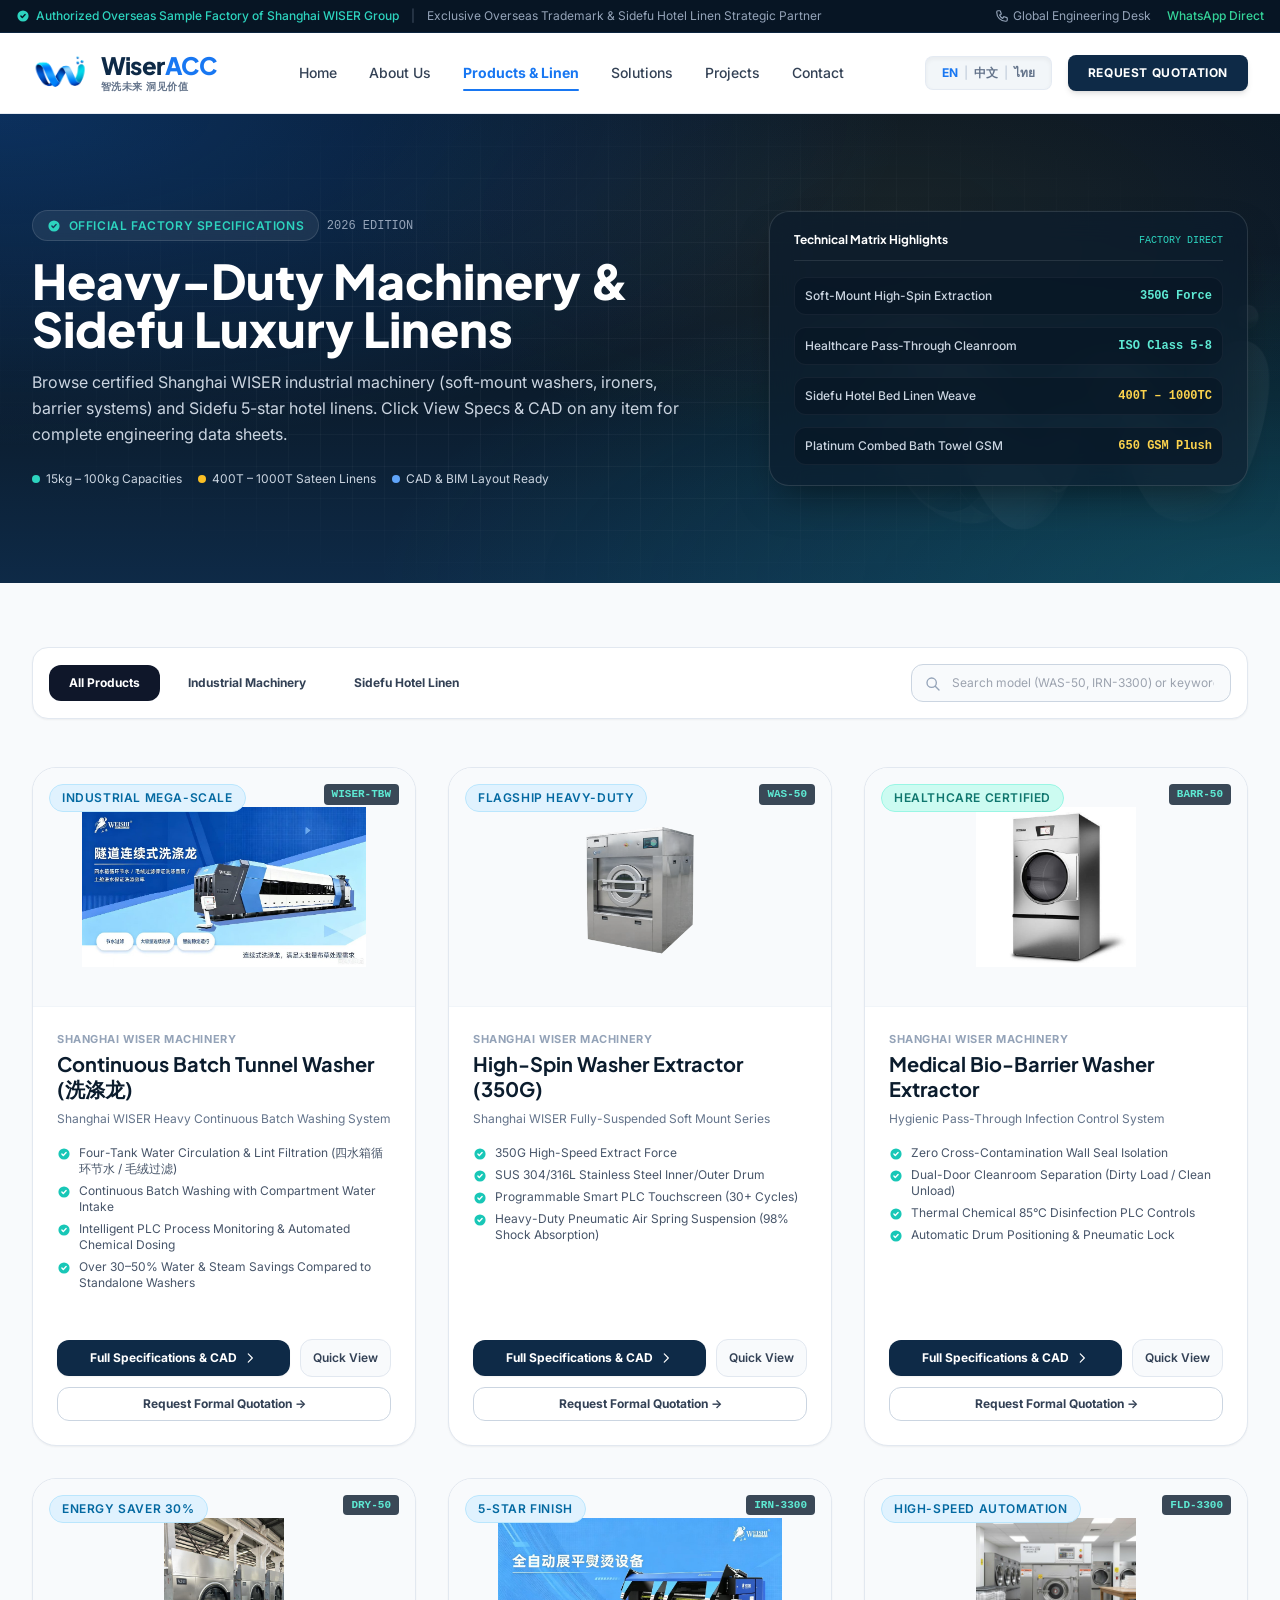
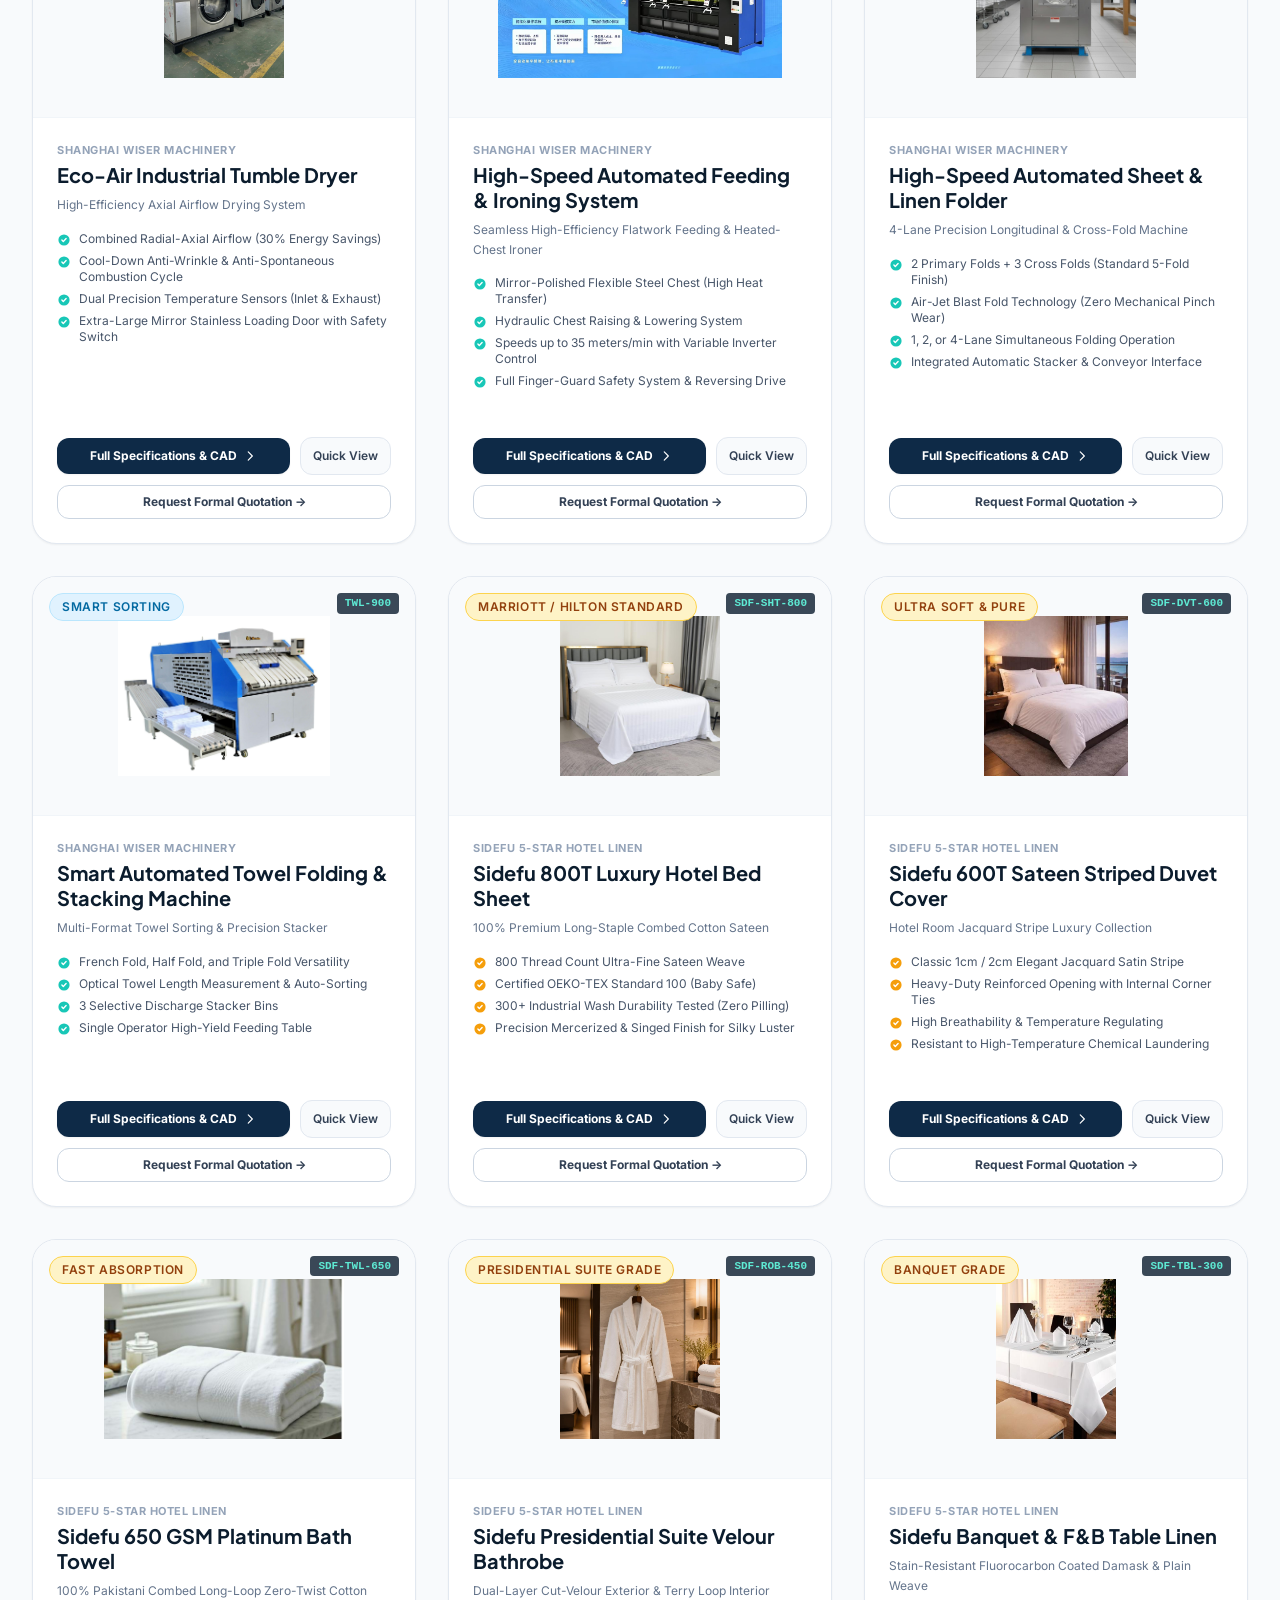
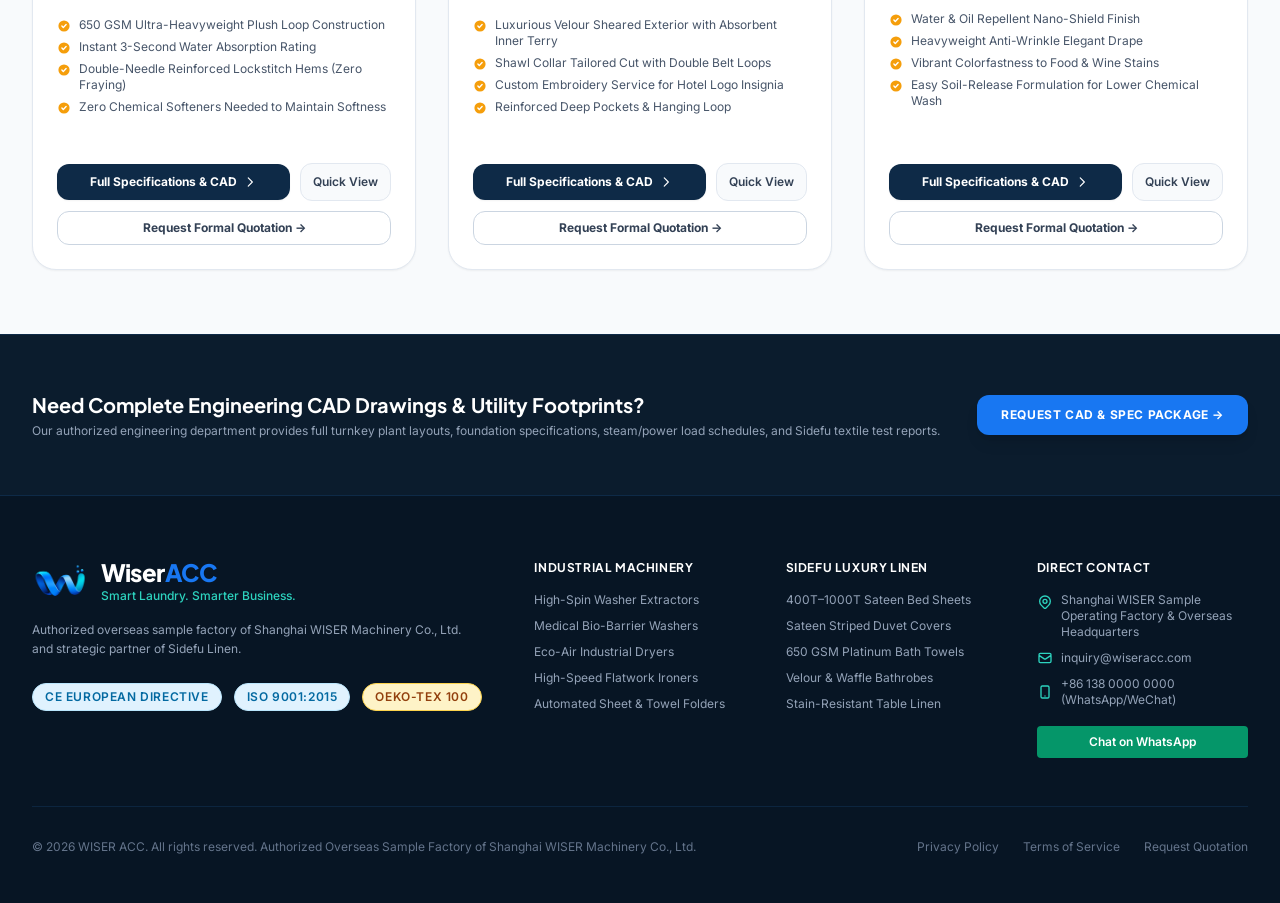
<file: products.html>
<!DOCTYPE html>
<html lang="en" class="scroll-smooth">
<head>
  <meta charset="UTF-8">
  <meta name="viewport" content="width=device-width, initial-scale=1.0">
  <title>Products & Sidefu Linen | WISER ACC — Luxury Industrial Laundry Solutions</title>
  <meta name="description" content="Browse heavy-duty industrial laundry machinery by Shanghai WISER and certified 5-star hotel linens by Sidefu. View complete technical specifications and download CAD data sheets.">
  <link rel="canonical" href="https://wiseracc.com/products.html">
  <link rel="alternate" hreflang="x-default" href="https://wiseracc.com/products.html" />
  <link rel="alternate" hreflang="en" href="https://wiseracc.com/products.html?lang=en" />
  <link rel="alternate" hreflang="zh" href="https://wiseracc.com/products.html?lang=zh" />
  <link rel="alternate" hreflang="th" href="https://wiseracc.com/products.html?lang=th" />
  <link rel="icon" type="image/png" href="assets/branding/logo-icon.png">
  
  <!-- Open Graph / Meta -->
  <meta property="og:title" content="Products & Sidefu Linen | WISER ACC">
  <meta property="og:description" content="Browse heavy-duty industrial laundry machinery by Shanghai WISER and certified 5-star hotel linens by Sidefu.">
  <meta property="og:image" content="assets/branding/logo.png">
  <meta property="og:type" content="website">
  <meta property="og:url" content="https://wiseracc.com/products.html">

  <!-- JSON-LD Structured Data Schema -->
  <script type="application/ld+json">
  {
    "@context": "https://schema.org",
    "@type": "CollectionPage",
    "name": "WISER ACC Industrial Machinery & Sidefu Linen Catalog",
    "description": "Certified lineup of Shanghai WISER high-spin washer extractors, barrier washers, dryers, ironers, folders, and Sidefu 5-star hotel linens.",
    "url": "https://wiseracc.com/products.html",
    "provider": {
      "@type": "Organization",
      "name": "WISER ACC",
      "url": "https://wiseracc.com/"
    }
  }
  </script>

  <!-- Google Fonts Preconnect & Stylesheet -->
  <link rel="preconnect" href="https://fonts.googleapis.com">
  <link rel="preconnect" href="https://fonts.gstatic.com" crossorigin>
  <link href="https://fonts.googleapis.com/css2?family=Inter:wght@300;400;500;600;700&family=Plus+Jakarta+Sans:wght@500;600;700;800&display=swap" rel="stylesheet">

  <!-- Production Compiled Tailwind CSS & Custom Styles -->
  <link rel="stylesheet" href="assets/css/tailwind.min.css">
  <link rel="stylesheet" href="assets/css/style.css?v=3">
</head>
<body class="bg-slate-50 text-slate-900 font-body antialiased flex flex-col min-h-screen">

  <!-- Top Trust & Authorization Banner -->
  <div class="bg-navy-950 text-slate-300 text-xs py-2 px-4 border-b border-navy-800/80">
    <div class="max-w-7xl mx-auto flex flex-wrap justify-between items-center gap-2">
      <div class="flex items-center gap-3">
        <span class="inline-flex items-center gap-1.5 text-teal-400 font-medium">
          <svg class="w-3.5 h-3.5" fill="currentColor" viewBox="0 0 20 20"><path fill-rule="evenodd" d="M10 18a8 8 0 100-16 8 8 0 000 16zm3.707-9.293a1 1 0 00-1.414-1.414L9 10.586 7.707 9.293a1 1 0 00-1.414 1.414l2 2a1 1 0 001.414 0l4-4z" clip-rule="evenodd"/></svg>
          <span data-i18n="topBanner.auth">Authorized Overseas Sample Factory of Shanghai WISER Group</span>
        </span>
        <span class="hidden md:inline text-slate-600">|</span>
        <span class="hidden md:inline text-slate-400"><span data-i18n="topBanner.partner">Exclusive Overseas Trademark &amp; Sidefu Hotel Linen Strategic Partner</span></span>
      </div>
      <div class="flex items-center gap-4 text-slate-400">
        <a href="tel:+8613800000000" class="hover:text-teal-400 transition-colors flex items-center gap-1">
          <svg class="w-3.5 h-3.5" fill="none" stroke="currentColor" viewBox="0 0 24 24"><path stroke-linecap="round" stroke-linejoin="round" stroke-width="2" d="M3 5a2 2 0 012-2h3.28a1 1 0 01.948.684l1.498 4.493a1 1 0 01-.502 1.21l-2.257 1.13a11.042 11.042 0 005.516 5.516l1.13-2.257a1 1 0 011.21-.502l4.493 1.498a1 1 0 01.684.949V19a2 2 0 01-2 2h-1C9.716 21 3 14.284 3 6V5z"/></svg>
          <span data-i18n="topBanner.engineeringDesk">Global Engineering Desk</span>
        </a>
        <a href="javascript:void(0)" onclick="openWhatsAppQuote()" class="hover:text-emerald-400 transition-colors font-medium flex items-center gap-1 text-emerald-400">
          <span data-i18n="topBanner.whatsAppDirect">WhatsApp Direct</span>
        </a>
      </div>
    </div>
  </div>

  <!-- Main Navigation Bar -->
  <header id="main-header" class="sticky top-0 z-40 transition-all duration-300 glass-nav">
    <div class="max-w-7xl mx-auto px-4 sm:px-6 lg:px-8">
      <div class="flex justify-between items-center h-20">
        <!-- Logo -->
        <a href="index.html" class="flex items-center gap-3 group">
          <img src="assets/branding/logo-icon.png" alt="WISER ACC Logo Mark" decoding="async" class="h-10 w-auto transform group-hover:scale-105 transition-transform" />
          <div class="flex flex-col">
            <span class="font-display font-extrabold text-2xl tracking-tight text-navy-800 leading-none">Wiser<span class="text-ocean-500">ACC</span></span>
            <span class="text-[10px] tracking-wider uppercase text-slate-500 font-semibold mt-0.5">智洗未来 洞见价值</span>
          </div>
        </a>

        <!-- Desktop Menu -->
        <nav class="hidden md:flex items-center gap-8 text-sm font-medium text-slate-700">
          <a href="index.html" data-i18n="nav.home" class="nav-link transition-colors hover:text-ocean-500">Home</a>
          <a href="about.html" data-i18n="nav.about" class="nav-link transition-colors hover:text-ocean-500">About Us</a>
          <a href="products.html" data-i18n="nav.products" class="nav-link transition-colors hover:text-ocean-500 active-page text-ocean-500 font-bold">Products &amp; Linen</a>
          <a href="solutions.html" data-i18n="nav.solutions" class="nav-link transition-colors hover:text-ocean-500">Solutions</a>
          <a href="projects.html" data-i18n="nav.projects" class="nav-link transition-colors hover:text-ocean-500">Projects</a>
          <a href="contact.html" data-i18n="nav.contact" class="nav-link transition-colors hover:text-ocean-500">Contact</a>
        </nav>

                <!-- Language Switcher & CTA Action -->
        <div class="hidden lg:flex items-center gap-4">
          <!-- Clean Language Switcher: EN | 中文 | ไทย -->
          <div class="inline-flex items-center text-xs font-semibold bg-slate-100/90 rounded-lg px-2.5 py-1.5 border border-slate-200/80 shadow-inner">
            <button type="button" class="lang-btn px-1.5 py-0.5 rounded transition-colors text-ocean-500 font-bold active-lang" data-lang="en">EN</button>
            <span class="text-slate-300">|</span>
            <button type="button" class="lang-btn px-1.5 py-0.5 rounded transition-colors text-slate-500 hover:text-slate-900" data-lang="zh">中文</button>
            <span class="text-slate-300">|</span>
            <button type="button" class="lang-btn px-1.5 py-0.5 rounded transition-colors text-slate-500 hover:text-slate-900" data-lang="th">ไทย</button>
          </div>

          <a href="contact.html" data-i18n="nav.getQuotation" class="py-2.5 px-5 bg-navy-800 hover:bg-ocean-500 text-white rounded-lg text-xs font-bold uppercase tracking-wider shadow-md hover:shadow-lg transition-all duration-200">
            Request Quotation
          </a>
        </div>

        <!-- Mobile Menu Hamburger Button -->
        <button id="mobile-menu-btn" class="md:hidden p-2 rounded-lg text-slate-700 hover:bg-slate-100" aria-label="Open navigation menu" aria-expanded="false" aria-controls="mobile-menu">
          <svg class="w-6 h-6" fill="none" stroke="currentColor" viewBox="0 0 24 24"><path stroke-linecap="round" stroke-linejoin="round" stroke-width="2" d="M4 6h16M4 12h16M4 18h16"/></svg>
        </button>
      </div>
    </div>

    <!-- Mobile Drawer Menu -->
    <div id="mobile-menu" class="md:hidden absolute w-full left-0 top-full bg-white border-b border-slate-200 px-4 space-y-3 shadow-xl overflow-hidden transition-all duration-300 ease-in-out max-h-0 opacity-0 invisible pt-0 pb-0">
      <!-- Mobile Language Switcher -->
      <div class="flex items-center justify-between pb-3 border-b border-slate-100 mt-3">
        <span class="text-xs font-semibold text-slate-500">Language / 语言 / ภาษา</span>
        <div class="inline-flex items-center text-xs font-semibold bg-slate-100 rounded-lg px-2.5 py-1 border border-slate-200">
          <button type="button" class="lang-btn px-1.5 py-0.5 text-ocean-500 font-bold active-lang active:scale-95 transition-transform" data-lang="en">EN</button>
          <span class="text-slate-300">|</span>
          <button type="button" class="lang-btn px-1.5 py-0.5 text-slate-500 hover:text-slate-900 active:scale-95 transition-transform" data-lang="zh">中文</button>
          <span class="text-slate-300">|</span>
          <button type="button" class="lang-btn px-1.5 py-0.5 text-slate-500 hover:text-slate-900 active:scale-95 transition-transform" data-lang="th">ไทย</button>
        </div>
      </div>
      <a href="index.html" class="block py-2 text-base font-medium text-slate-800 hover:text-ocean-500 active:scale-95 transition-transform origin-left">Home</a>
      <a href="about.html" class="block py-2 text-base font-medium text-slate-800 hover:text-ocean-500 active:scale-95 transition-transform origin-left">About Us</a>
      <a href="products.html" class="block py-2 text-base font-medium text-ocean-500 font-bold active:scale-95 transition-transform origin-left">Products &amp; Linen</a>
      <a href="solutions.html" class="block py-2 text-base font-medium text-slate-800 hover:text-ocean-500 active:scale-95 transition-transform origin-left">Solutions</a>
      <a href="projects.html" class="block py-2 text-base font-medium text-slate-800 hover:text-ocean-500 active:scale-95 transition-transform origin-left">Projects</a>
      <a href="contact.html" class="block py-2 text-base font-medium text-slate-800 hover:text-ocean-500 active:scale-95 transition-transform origin-left">Contact</a>
      <div class="pt-4 border-t border-slate-100 pb-2">
        <a href="contact.html" class="block text-center w-full py-3 bg-ocean-500 text-white font-semibold rounded-lg text-sm active:scale-95 transition-transform">
          Get Instant Quotation
        </a>
      </div>
    </div>
  </header>

  <!-- PRODUCTS HERO -->
  <section class="inner-hero text-white py-16 lg:py-24 relative">
    <!-- Blueprint Pattern & 5% Watermark -->
    <div class="inner-hero-pattern"></div>
    <div class="inner-hero-watermark">
      <img src="assets/branding/logo-icon.png" alt="" class="w-full h-full object-contain" />
    </div>

    <div class="max-w-7xl mx-auto px-4 sm:px-6 lg:px-8 relative z-10">
      <div class="grid lg:grid-cols-12 gap-12 items-center">
        
        <!-- Left Column -->
        <div class="lg:col-span-7 space-y-4">
          <div class="inline-flex items-center gap-2">
            <span class="inner-hero-pill">
              <svg class="w-3.5 h-3.5" fill="currentColor" viewBox="0 0 20 20"><path fill-rule="evenodd" d="M10 18a8 8 0 100-16 8 8 0 000 16zm3.707-9.293a1 1 0 00-1.414-1.414L9 10.586 7.707 9.293a1 1 0 00-1.414 1.414l2 2a1 1 0 001.414 0l4-4z" clip-rule="evenodd"/></svg>
              <span data-i18n="productsPage.heroTag">Official Factory Specifications</span>
            </span>
            <span class="text-xs font-mono text-slate-400" data-i18n="productsPage.heroEdition">2026 EDITION</span>
          </div>

          <h1 class="text-4xl sm:text-5xl font-extrabold font-display leading-tight text-white">
            <span data-i18n="productsPage.heroTitle">Heavy-Duty Machinery &amp; Sidefu Luxury Linens</span>
          </h1>

          <p class="text-slate-300 text-base leading-relaxed max-w-2xl" data-i18n="productsPage.heroDesc">
            Browse certified Shanghai WISER industrial machinery (soft-mount washers, ironers, barrier systems) and Sidefu 5-star hotel linens. Click <strong class="text-white">View Specs &amp; CAD</strong> on any item for complete engineering data sheets.
          </p>

          <div class="pt-2 flex flex-wrap items-center gap-4 text-xs text-slate-300">
            <span class="flex items-center gap-1.5"><span class="w-2 h-2 rounded-full bg-teal-400"></span> <span data-i18n="productsPage.pillCap">15kg – 100kg Capacities</span></span>
            <span class="flex items-center gap-1.5"><span class="w-2 h-2 rounded-full bg-amber-400"></span> <span data-i18n="productsPage.pillLinen">400T – 1000T Sateen Linens</span></span>
            <span class="flex items-center gap-1.5"><span class="w-2 h-2 rounded-full bg-blue-400"></span> <span data-i18n="productsPage.pillCad">CAD &amp; BIM Layout Ready</span></span>
          </div>
        </div>

        <!-- Right Column: Quick Specification Badge Box -->
        <div class="lg:col-span-5">
          <div class="inner-hero-card space-y-4">
            <div class="flex items-center justify-between border-b border-white/10 pb-3">
              <span class="text-xs font-bold text-white font-display" data-i18n="productsPage.matrixTitle">Technical Matrix Highlights</span>
              <span class="text-[10px] font-mono text-teal-400" data-i18n="productsPage.matrixDirect">FACTORY DIRECT</span>
            </div>

            <div class="space-y-3 text-xs">
              <div class="flex items-center justify-between p-2.5 bg-navy-950/60 rounded-xl border border-white/5">
                <span class="text-slate-300 font-medium" data-i18n="productsPage.matrixRow1">Soft-Mount High-Spin Extraction</span>
                <span class="font-mono text-teal-300 font-bold">350G Force</span>
              </div>
              <div class="flex items-center justify-between p-2.5 bg-navy-950/60 rounded-xl border border-white/5">
                <span class="text-slate-300 font-medium" data-i18n="productsPage.matrixRow2">Healthcare Pass-Through Cleanroom</span>
                <span class="font-mono text-teal-300 font-bold">ISO Class 5-8</span>
              </div>
              <div class="flex items-center justify-between p-2.5 bg-navy-950/60 rounded-xl border border-white/5">
                <span class="text-slate-300 font-medium" data-i18n="productsPage.matrixRow3">Sidefu Hotel Bed Linen Weave</span>
                <span class="font-mono text-amber-300 font-bold">400T – 1000TC</span>
              </div>
              <div class="flex items-center justify-between p-2.5 bg-navy-950/60 rounded-xl border border-white/5">
                <span class="text-slate-300 font-medium" data-i18n="productsPage.matrixRow4">Platinum Combed Bath Towel GSM</span>
                <span class="font-mono text-amber-300 font-bold">650 GSM Plush</span>
              </div>
            </div>
          </div>
        </div>

      </div>
    </div>
  </section>

  <!-- PRODUCTS CATALOG SECTION -->
  <section class="py-16 bg-slate-50">
    <div class="max-w-7xl mx-auto px-4 sm:px-6 lg:px-8">
      
      <!-- Filter Bar & Search -->
      <div class="flex flex-col md:flex-row justify-between items-center gap-4 mb-12 bg-white p-4 rounded-2xl border border-slate-200 shadow-sm">
        
        <!-- Tabs -->
        <div class="flex flex-wrap items-center gap-2">
          <button data-category="all" data-i18n="productsPage.tabAll" class="catalog-tab active py-2.5 px-5 rounded-xl text-xs font-bold transition-all bg-slate-900 text-white">All Products</button>
          <button data-category="machinery" data-i18n="productsPage.tabMachinery" class="catalog-tab py-2.5 px-5 rounded-xl text-xs font-bold transition-all bg-white text-slate-700 hover:bg-slate-100">Industrial Machinery</button>
          <button data-category="linen" data-i18n="productsPage.tabLinen" class="catalog-tab py-2.5 px-5 rounded-xl text-xs font-bold transition-all bg-white text-slate-700 hover:bg-slate-100">Sidefu Hotel Linen</button>
        </div>

        <!-- Search Input -->
        <div class="relative w-full md:w-80">
          <input type="text" id="catalog-search" data-i18n-placeholder="productsPage.searchPlaceholder" placeholder="Search model (WAS-50, IRN-3300) or keywords..." class="w-full bg-slate-50 border border-slate-300 rounded-xl pl-10 pr-4 py-2.5 text-xs text-slate-800 focus:outline-none focus:ring-2 focus:ring-ocean-500" />
          <svg class="w-4 h-4 text-slate-400 absolute left-3.5 top-3" fill="none" stroke="currentColor" viewBox="0 0 24 24"><path stroke-linecap="round" stroke-linejoin="round" stroke-width="2" d="M21 21l-6-6m2-5a7 7 0 11-14 0 7 7 0 0114 0z"/></svg>
        </div>

      </div>

      <!-- Products Grid (Populated by catalog.js) -->
      <div id="products-grid" class="grid grid-cols-1 md:grid-cols-2 lg:grid-cols-3 gap-8">
        <!-- Javascript renders rich product cards here -->
      </div>

    </div>
  </section>

  <!-- Download Catalog & Engineering Callout -->
  <section class="py-14 bg-navy-900 text-white border-t border-navy-800">
    <div class="max-w-7xl mx-auto px-4 sm:px-6 lg:px-8 flex flex-col md:flex-row items-center justify-between gap-6">
      <div>
        <h3 class="text-xl font-bold font-display" data-i18n="productsPage.cadCalloutTitle">Need Complete Engineering CAD Drawings &amp; Utility Footprints?</h3>
        <p class="text-xs text-slate-400 mt-1" data-i18n="productsPage.cadCalloutDesc">Our authorized engineering department provides full turnkey plant layouts, foundation specifications, steam/power load schedules, and Sidefu textile test reports.</p>
      </div>
      <a href="contact.html?req=cad" class="py-3 px-6 bg-ocean-500 hover:bg-ocean-600 text-white rounded-xl text-xs font-bold uppercase tracking-wider shrink-0 transition-colors shadow-lg">
        <span data-i18n="productsPage.cadCalloutBtn">Request CAD &amp; Spec Package &rarr;</span>
      </a>
    </div>
  </section>

  

    <!-- Global Footer -->
  <footer class="bg-navy-950 text-slate-300 pt-16 pb-12 border-t border-navy-800 mt-auto">
    <div class="max-w-7xl mx-auto px-4 sm:px-6 lg:px-8">
      <div class="grid grid-cols-1 md:grid-cols-2 lg:grid-cols-5 gap-10 pb-12 border-b border-navy-800/80">
        
        <!-- Brand Pedigree -->
        <div class="lg:col-span-2 space-y-4">
          <div class="flex items-center gap-3">
            <img src="assets/branding/logo-icon.png" alt="WISER ACC Logo" class="h-10 w-auto" />
            <div>
              <span class="font-display font-extrabold text-2xl tracking-tight text-white leading-none">Wiser<span class="text-ocean-500">ACC</span></span>
              <p class="text-xs text-teal-400 font-medium" data-i18n="footerExtended.tagline">Smart Laundry. Smarter Business.</p>
            </div>
          </div>
          <p class="text-xs text-slate-400 leading-relaxed pr-6" data-i18n="footer.brandDesc">
            Authorized sample factory of Shanghai WISER Machinery Co., Ltd. and strategic partner of Sidefu Linen.
          </p>
          <div class="flex items-center gap-3 pt-2">
            <span class="tech-badge text-[11px] bg-navy-900 border-navy-700 text-teal-400" data-i18n="footerExtended.ceBadge">CE European Directive</span>
            <span class="tech-badge text-[11px] bg-navy-900 border-navy-700 text-teal-400" data-i18n="footerExtended.isoBadge">ISO 9001:2015</span>
            <span class="luxury-badge text-[11px] bg-navy-900 border-navy-700 text-amber-300" data-i18n="footerExtended.oekoBadge">OEKO-TEX 100</span>
          </div>
        </div>

        <!-- Quick Links: Machinery -->
        <div>
          <h4 class="text-xs font-bold uppercase tracking-wider text-white mb-4" data-i18n="footerExtended.machineryTitle">Industrial Machinery</h4>
          <ul class="space-y-2.5 text-xs text-slate-400">
            <li><a href="products.html?cat=machinery" data-i18n="footerExtended.mach1" class="hover:text-teal-400 transition-colors">High-Spin Washer Extractors</a></li>
            <li><a href="products.html?cat=machinery" data-i18n="footerExtended.mach2" class="hover:text-teal-400 transition-colors">Medical Bio-Barrier Washers</a></li>
            <li><a href="products.html?cat=machinery" data-i18n="footerExtended.mach3" class="hover:text-teal-400 transition-colors">Eco-Air Industrial Dryers</a></li>
            <li><a href="products.html?cat=machinery" data-i18n="footerExtended.mach4" class="hover:text-teal-400 transition-colors">High-Speed Flatwork Ironers</a></li>
            <li><a href="products.html?cat=machinery" data-i18n="footerExtended.mach5" class="hover:text-teal-400 transition-colors">Automated Sheet &amp; Towel Folders</a></li>
          </ul>
        </div>

        <!-- Quick Links: Sidefu Linen -->
        <div>
          <h4 class="text-xs font-bold uppercase tracking-wider text-white mb-4" data-i18n="footerExtended.linenTitle">Sidefu Luxury Linen</h4>
          <ul class="space-y-2.5 text-xs text-slate-400">
            <li><a href="products.html?cat=linen" data-i18n="footerExtended.lin1" class="hover:text-amber-300 transition-colors">400T–1000T Sateen Bed Sheets</a></li>
            <li><a href="products.html?cat=linen" data-i18n="footerExtended.lin2" class="hover:text-amber-300 transition-colors">Sateen Striped Duvet Covers</a></li>
            <li><a href="products.html?cat=linen" data-i18n="footerExtended.lin3" class="hover:text-amber-300 transition-colors">650 GSM Platinum Bath Towels</a></li>
            <li><a href="products.html?cat=linen" data-i18n="footerExtended.lin4" class="hover:text-amber-300 transition-colors">Velour &amp; Waffle Bathrobes</a></li>
            <li><a href="products.html?cat=linen" data-i18n="footerExtended.lin5" class="hover:text-amber-300 transition-colors">Stain-Resistant Table Linen</a></li>
          </ul>
        </div>

        <!-- Direct Contact & Factory -->
        <div>
          <h4 class="text-xs font-bold uppercase tracking-wider text-white mb-4" data-i18n="footerExtended.contactTitle">Direct Contact</h4>
          <div class="space-y-2.5 text-xs text-slate-400">
            <p class="flex items-start gap-2">
              <svg class="w-4 h-4 text-teal-400 shrink-0 mt-0.5" fill="none" stroke="currentColor" viewBox="0 0 24 24"><path stroke-linecap="round" stroke-linejoin="round" stroke-width="2" d="M17.657 16.657L13.414 20.9a1.998 1.998 0 01-2.827 0l-4.244-4.243a8 8 0 1111.314 0z"/><path stroke-linecap="round" stroke-linejoin="round" stroke-width="2" d="M15 11a3 3 0 11-6 0 3 3 0 016 0z"/></svg>
              <span data-i18n="footerExtended.address">Shanghai WISER Sample Operating Factory &amp; Overseas Headquarters</span>
            </p>
            <p class="flex items-center gap-2">
              <svg class="w-4 h-4 text-teal-400 shrink-0" fill="none" stroke="currentColor" viewBox="0 0 24 24"><path stroke-linecap="round" stroke-linejoin="round" stroke-width="2" d="M3 8l7.89 5.26a2 2 0 002.22 0L21 8M5 19h14a2 2 0 002-2V7a2 2 0 00-2-2H5a2 2 0 00-2 2v10a2 2 0 002 2z"/></svg>
              <span>inquiry@wiseracc.com</span>
            </p>
            <p class="flex items-center gap-2">
              <svg class="w-4 h-4 text-teal-400 shrink-0" fill="none" stroke="currentColor" viewBox="0 0 24 24"><path stroke-linecap="round" stroke-linejoin="round" stroke-width="2" d="M12 18h.01M8 21h8a2 2 0 002-2V5a2 2 0 00-2-2H8a2 2 0 00-2 2v14a2 2 0 002 2z"/></svg>
              <span>+86 138 0000 0000 (WhatsApp/WeChat)</span>
            </p>
            <div class="pt-2">
              <button onclick="openWhatsAppQuote()" class="w-full py-2 px-3 bg-emerald-600 hover:bg-emerald-700 text-white rounded text-xs font-semibold flex items-center justify-center gap-1.5 transition-colors">
                <span data-i18n="footerExtended.chatWhatsApp">Chat on WhatsApp</span>
              </button>
            </div>
          </div>
        </div>

      </div>

      <!-- Bottom Bar -->
      <div class="pt-8 flex flex-col md:flex-row justify-between items-center gap-4 text-xs text-slate-500">
        <p>&copy; <span id="current-year">2026</span> WISER ACC. All rights reserved. Authorized Overseas Sample Factory of Shanghai WISER Machinery Co., Ltd.</p>
        <div class="flex items-center gap-6">
          <a href="about.html" data-i18n="footer.privacy" class="hover:text-slate-300">Privacy Policy</a>
          <a href="about.html" data-i18n="footer.terms" class="hover:text-slate-300">Terms of Service</a>
          <a href="contact.html" data-i18n="footer.rfq" class="hover:text-slate-300">Request Quotation</a>
        </div>
      </div>
    </div>
  </footer>

    <!-- Scripts -->
  <script src="assets/js/i18n.js"></script>
  <script src="assets/js/catalog.js"></script>
  <script src="assets/js/main.js"></script>
</body>
</html>
</file>
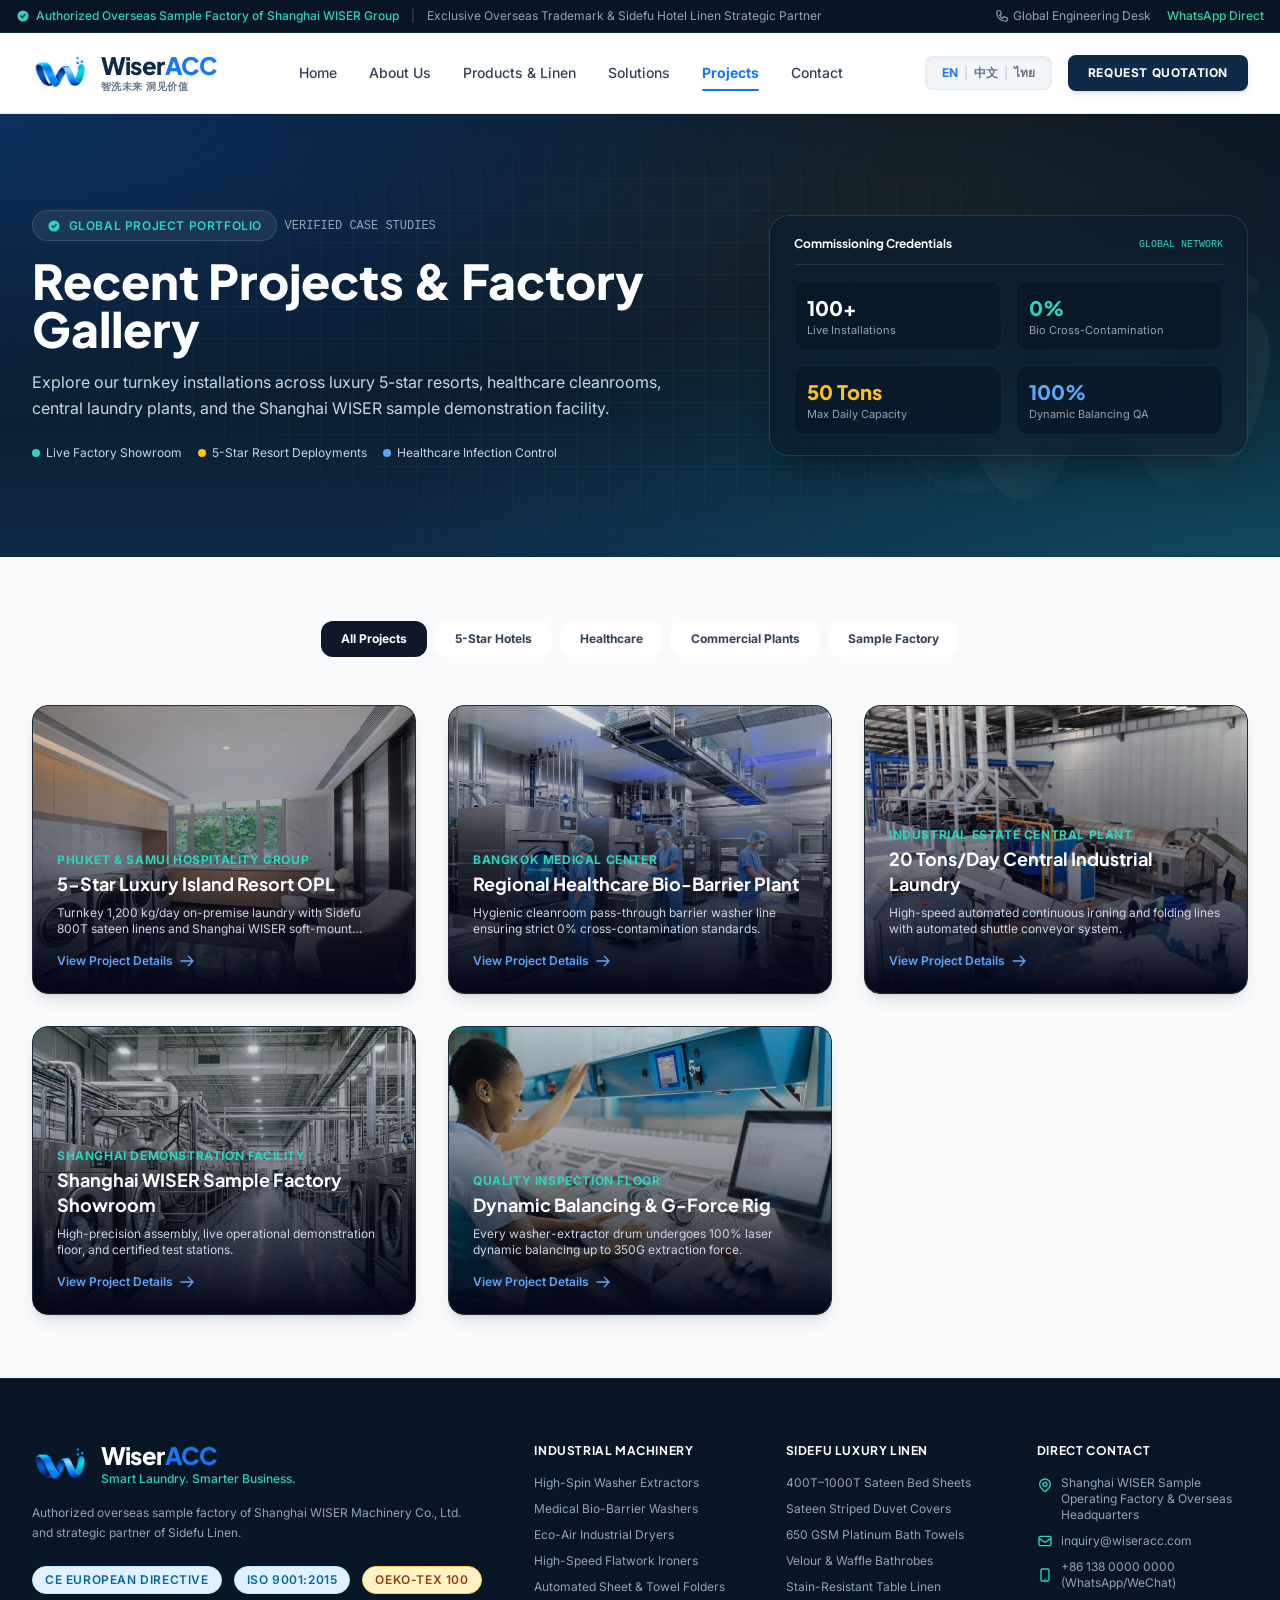
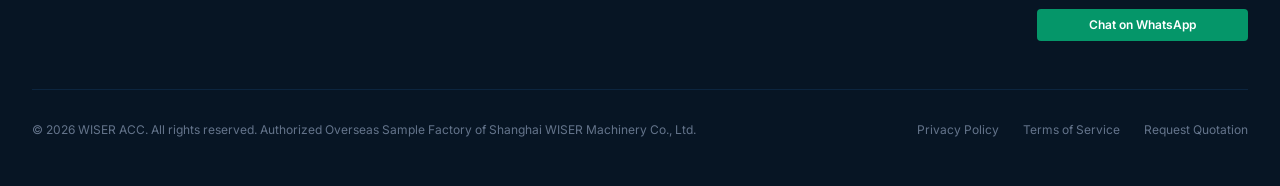
<file: projects.html>
<!DOCTYPE html>
<html lang="en" class="scroll-smooth">
<head>
  <meta charset="UTF-8">
  <meta name="viewport" content="width=device-width, initial-scale=1.0">
  <title>Projects & Reference Deployments | WISER ACC — Luxury Industrial Laundry Solutions</title>
  <meta name="description" content="Explore featured turnkey installations and global reference deployments of WISER ACC industrial machinery and Sidefu hotel linens.">
  <link rel="canonical" href="https://wiseracc.com/projects.html">
  <link rel="alternate" hreflang="x-default" href="https://wiseracc.com/projects.html" />
  <link rel="alternate" hreflang="en" href="https://wiseracc.com/projects.html?lang=en" />
  <link rel="alternate" hreflang="zh" href="https://wiseracc.com/projects.html?lang=zh" />
  <link rel="alternate" hreflang="th" href="https://wiseracc.com/projects.html?lang=th" />
  <link rel="icon" type="image/png" href="assets/branding/logo-icon.png">
  
  <!-- Open Graph / Meta -->
  <meta property="og:title" content="Projects & Reference Deployments | WISER ACC">
  <meta property="og:description" content="Featured installations and reference cases of WISER ACC industrial laundry deployments.">
  <meta property="og:image" content="assets/branding/logo.png">
  <meta property="og:type" content="website">
  <meta property="og:url" content="https://wiseracc.com/projects.html">

  <!-- JSON-LD Structured Data Schema -->
  <script type="application/ld+json">
  {
    "@context": "https://schema.org",
    "@type": "CollectionPage",
    "name": "WISER ACC Reference Projects & Gallery",
    "url": "https://wiseracc.com/projects.html",
    "description": "Showcase of international 5-star hotel OPL laundries, hospital infection-control bio-barriers, and commercial central plants.",
    "provider": {
      "@type": "Organization",
      "name": "WISER ACC",
      "url": "https://wiseracc.com/"
    }
  }
  </script>

  <!-- Google Fonts Preconnect & Stylesheet -->
  <link rel="preconnect" href="https://fonts.googleapis.com">
  <link rel="preconnect" href="https://fonts.gstatic.com" crossorigin>
  <link href="https://fonts.googleapis.com/css2?family=Inter:wght@300;400;500;600;700&family=Plus+Jakarta+Sans:wght@500;600;700;800&display=swap" rel="stylesheet">

  <!-- Production Compiled Tailwind CSS & Custom Styles -->
  <link rel="stylesheet" href="assets/css/tailwind.min.css">
  <link rel="stylesheet" href="assets/css/style.css?v=3">
</head>
<body class="bg-slate-50 text-slate-900 font-body antialiased flex flex-col min-h-screen">

  <!-- Top Trust & Authorization Banner -->
  <div class="bg-navy-950 text-slate-300 text-xs py-2 px-4 border-b border-navy-800/80">
    <div class="max-w-7xl mx-auto flex flex-wrap justify-between items-center gap-2">
      <div class="flex items-center gap-3">
        <span class="inline-flex items-center gap-1.5 text-teal-400 font-medium">
          <svg class="w-3.5 h-3.5" fill="currentColor" viewBox="0 0 20 20"><path fill-rule="evenodd" d="M10 18a8 8 0 100-16 8 8 0 000 16zm3.707-9.293a1 1 0 00-1.414-1.414L9 10.586 7.707 9.293a1 1 0 00-1.414 1.414l2 2a1 1 0 001.414 0l4-4z" clip-rule="evenodd"/></svg>
          <span data-i18n="topBanner.auth">Authorized Overseas Sample Factory of Shanghai WISER Group</span>
        </span>
        <span class="hidden md:inline text-slate-600">|</span>
        <span class="hidden md:inline text-slate-400"><span data-i18n="topBanner.partner">Exclusive Overseas Trademark &amp; Sidefu Hotel Linen Strategic Partner</span></span>
      </div>
      <div class="flex items-center gap-4 text-slate-400">
        <a href="tel:+8613800000000" class="hover:text-teal-400 transition-colors flex items-center gap-1">
          <svg class="w-3.5 h-3.5" fill="none" stroke="currentColor" viewBox="0 0 24 24"><path stroke-linecap="round" stroke-linejoin="round" stroke-width="2" d="M3 5a2 2 0 012-2h3.28a1 1 0 01.948.684l1.498 4.493a1 1 0 01-.502 1.21l-2.257 1.13a11.042 11.042 0 005.516 5.516l1.13-2.257a1 1 0 011.21-.502l4.493 1.498a1 1 0 01.684.949V19a2 2 0 01-2 2h-1C9.716 21 3 14.284 3 6V5z"/></svg>
          <span data-i18n="topBanner.engineeringDesk">Global Engineering Desk</span>
        </a>
        <a href="javascript:void(0)" onclick="openWhatsAppQuote()" class="hover:text-emerald-400 transition-colors font-medium flex items-center gap-1 text-emerald-400">
          <span data-i18n="topBanner.whatsAppDirect">WhatsApp Direct</span>
        </a>
      </div>
    </div>
  </div>

  <!-- Main Navigation Bar -->
  <header id="main-header" class="sticky top-0 z-40 transition-all duration-300 glass-nav">
    <div class="max-w-7xl mx-auto px-4 sm:px-6 lg:px-8">
      <div class="flex justify-between items-center h-20">
        <!-- Logo -->
        <a href="index.html" class="flex items-center gap-3 group">
          <img src="assets/branding/logo-icon.png" alt="WISER ACC Logo Mark" decoding="async" class="h-10 w-auto transform group-hover:scale-105 transition-transform" />
          <div class="flex flex-col">
            <span class="font-display font-extrabold text-2xl tracking-tight text-navy-800 leading-none">Wiser<span class="text-ocean-500">ACC</span></span>
            <span class="text-[10px] tracking-wider uppercase text-slate-500 font-semibold mt-0.5">智洗未来 洞见价值</span>
          </div>
        </a>

        <!-- Desktop Menu -->
        <nav class="hidden md:flex items-center gap-8 text-sm font-medium text-slate-700">
          <a href="index.html" data-i18n="nav.home" class="nav-link transition-colors hover:text-ocean-500">Home</a>
          <a href="about.html" data-i18n="nav.about" class="nav-link transition-colors hover:text-ocean-500">About Us</a>
          <a href="products.html" data-i18n="nav.products" class="nav-link transition-colors hover:text-ocean-500">Products &amp; Linen</a>
          <a href="solutions.html" data-i18n="nav.solutions" class="nav-link transition-colors hover:text-ocean-500">Solutions</a>
          <a href="projects.html" data-i18n="nav.projects" class="nav-link transition-colors hover:text-ocean-500 active-page text-ocean-500 font-bold">Projects</a>
          <a href="contact.html" data-i18n="nav.contact" class="nav-link transition-colors hover:text-ocean-500">Contact</a>
        </nav>

        <!-- Language Switcher & CTA Action -->
        <div class="hidden lg:flex items-center gap-4">
          <!-- Clean Language Switcher: EN | 中文 | ไทย -->
          <div class="inline-flex items-center text-xs font-semibold bg-slate-100/90 rounded-lg px-2.5 py-1.5 border border-slate-200/80 shadow-inner">
            <button type="button" class="lang-btn px-1.5 py-0.5 rounded transition-colors text-ocean-500 font-bold active-lang" data-lang="en">EN</button>
            <span class="text-slate-300">|</span>
            <button type="button" class="lang-btn px-1.5 py-0.5 rounded transition-colors text-slate-500 hover:text-slate-900" data-lang="zh">中文</button>
            <span class="text-slate-300">|</span>
            <button type="button" class="lang-btn px-1.5 py-0.5 rounded transition-colors text-slate-500 hover:text-slate-900" data-lang="th">ไทย</button>
          </div>

          <a href="contact.html" data-i18n="nav.getQuotation" class="py-2.5 px-5 bg-navy-800 hover:bg-ocean-500 text-white rounded-lg text-xs font-bold uppercase tracking-wider shadow-md hover:shadow-lg transition-all duration-200">
            Request Quotation
          </a>
        </div>

        <!-- Mobile Menu Hamburger Button -->
        <button id="mobile-menu-btn" class="md:hidden p-2 rounded-lg text-slate-700 hover:bg-slate-100" aria-label="Open navigation menu" aria-expanded="false" aria-controls="mobile-menu">
          <svg class="w-6 h-6" fill="none" stroke="currentColor" viewBox="0 0 24 24"><path stroke-linecap="round" stroke-linejoin="round" stroke-width="2" d="M4 6h16M4 12h16M4 18h16"/></svg>
        </button>
      </div>
    </div>

    <!-- Mobile Drawer Menu -->
    <div id="mobile-menu" class="md:hidden absolute w-full left-0 top-full bg-white border-b border-slate-200 px-4 space-y-3 shadow-xl overflow-hidden transition-all duration-300 ease-in-out max-h-0 opacity-0 invisible pt-0 pb-0">
      <!-- Mobile Language Switcher -->
      <div class="flex items-center justify-between pb-3 border-b border-slate-100 mt-3">
        <span class="text-xs font-semibold text-slate-500" data-i18n="nav.language">Language / 语言 / ภาษา</span>
        <div class="inline-flex items-center text-xs font-semibold bg-slate-100 rounded-lg px-2.5 py-1 border border-slate-200">
          <button type="button" class="lang-btn px-1.5 py-0.5 text-ocean-500 font-bold active-lang active:scale-95 transition-transform" data-lang="en">EN</button>
          <span class="text-slate-300">|</span>
          <button type="button" class="lang-btn px-1.5 py-0.5 text-slate-500 hover:text-slate-900 active:scale-95 transition-transform" data-lang="zh">中文</button>
          <span class="text-slate-300">|</span>
          <button type="button" class="lang-btn px-1.5 py-0.5 text-slate-500 hover:text-slate-900 active:scale-95 transition-transform" data-lang="th">ไทย</button>
        </div>
      </div>
      <a href="index.html" data-i18n="nav.home" class="block py-2 text-base font-medium text-slate-800 hover:text-ocean-500 active:scale-95 transition-transform origin-left">Home</a>
      <a href="about.html" data-i18n="nav.about" class="block py-2 text-base font-medium text-slate-800 hover:text-ocean-500 active:scale-95 transition-transform origin-left">About Us</a>
      <a href="products.html" data-i18n="nav.products" class="block py-2 text-base font-medium text-slate-800 hover:text-ocean-500 active:scale-95 transition-transform origin-left">Products &amp; Linen</a>
      <a href="solutions.html" data-i18n="nav.solutions" class="block py-2 text-base font-medium text-slate-800 hover:text-ocean-500 active:scale-95 transition-transform origin-left">Solutions</a>
      <a href="projects.html" data-i18n="nav.projects" class="block py-2 text-base font-medium text-ocean-500 font-bold active:scale-95 transition-transform origin-left">Projects</a>
      <a href="contact.html" data-i18n="nav.contact" class="block py-2 text-base font-medium text-slate-800 hover:text-ocean-500 active:scale-95 transition-transform origin-left">Contact</a>
      <div class="pt-4 border-t border-slate-100 pb-2">
        <a href="contact.html" data-i18n="nav.instantQuote" class="block text-center w-full py-3 bg-ocean-500 text-white font-semibold rounded-lg text-sm active:scale-95 transition-transform">
          Get Instant Quotation
        </a>
      </div>
    </div>
  </header>

  <!-- PROJECTS HERO -->
  <section class="inner-hero text-white py-16 lg:py-24 relative">
    <!-- Blueprint Pattern & 5% Watermark -->
    <div class="inner-hero-pattern"></div>
    <div class="inner-hero-watermark">
      <img src="assets/branding/logo-icon.png" alt="" class="w-full h-full object-contain" />
    </div>

    <div class="max-w-7xl mx-auto px-4 sm:px-6 lg:px-8 relative z-10">
      <div class="grid lg:grid-cols-12 gap-12 items-center">
        
        <!-- Left Column -->
        <div class="lg:col-span-7 space-y-4">
          <div class="inline-flex items-center gap-2">
            <span class="inner-hero-pill">
              <svg class="w-3.5 h-3.5" fill="currentColor" viewBox="0 0 20 20"><path fill-rule="evenodd" d="M10 18a8 8 0 100-16 8 8 0 000 16zm3.707-9.293a1 1 0 00-1.414-1.414L9 10.586 7.707 9.293a1 1 0 00-1.414 1.414l2 2a1 1 0 001.414 0l4-4z" clip-rule="evenodd"/></svg>
              <span data-i18n="projectsPage.heroTag">Global Project Portfolio</span>
            </span>
            <span class="text-xs font-mono text-slate-400" data-i18n="projectsPage.heroStudies">VERIFIED CASE STUDIES</span>
          </div>

          <h1 class="text-4xl sm:text-5xl font-extrabold font-display leading-tight text-white">
            <span data-i18n="projectsPage.heroTitle">Recent Projects &amp; Factory Gallery</span>
          </h1>

          <p class="text-slate-300 text-base leading-relaxed max-w-2xl" data-i18n="projectsPage.heroDesc">
            Explore our turnkey installations across luxury 5-star resorts, healthcare cleanrooms, central laundry plants, and the Shanghai WISER sample demonstration facility.
          </p>

          <div class="pt-2 flex flex-wrap items-center gap-4 text-xs text-slate-300">
            <span class="flex items-center gap-1.5"><span class="w-2 h-2 rounded-full bg-teal-400"></span> <span data-i18n="projectsPage.pillShowroom">Live Factory Showroom</span></span>
            <span class="flex items-center gap-1.5"><span class="w-2 h-2 rounded-full bg-amber-400"></span> <span data-i18n="projectsPage.pillResort">5-Star Resort Deployments</span></span>
            <span class="flex items-center gap-1.5"><span class="w-2 h-2 rounded-full bg-blue-400"></span> <span data-i18n="projectsPage.pillInfection">Healthcare Infection Control</span></span>
          </div>
        </div>

        <!-- Right Column: Project Key Metrics Card -->
        <div class="lg:col-span-5">
          <div class="inner-hero-card space-y-4">
            <div class="flex items-center justify-between border-b border-white/10 pb-3">
              <span class="text-xs font-bold text-white font-display" data-i18n="projectsPage.credentialsTitle">Commissioning Credentials</span>
              <span class="text-[10px] font-mono text-teal-400" data-i18n="projectsPage.credentialsTag">GLOBAL NETWORK</span>
            </div>

            <div class="grid grid-cols-2 gap-3.5 text-xs">
              <div class="p-3 bg-navy-950/60 rounded-xl border border-white/5">
                <span class="block text-xl font-extrabold text-white font-display">100+</span>
                <span class="text-[11px] text-slate-400" data-i18n="projectsPage.credMetric1">Live Installations</span>
              </div>
              <div class="p-3 bg-navy-950/60 rounded-xl border border-white/5">
                <span class="block text-xl font-extrabold text-teal-400 font-display">0%</span>
                <span class="text-[11px] text-slate-400" data-i18n="projectsPage.credMetric2">Bio Cross-Contamination</span>
              </div>
              <div class="p-3 bg-navy-950/60 rounded-xl border border-white/5">
                <span class="block text-xl font-extrabold text-amber-400 font-display">50 Tons</span>
                <span class="text-[11px] text-slate-400" data-i18n="projectsPage.credMetric3">Max Daily Capacity</span>
              </div>
              <div class="p-3 bg-navy-950/60 rounded-xl border border-white/5">
                <span class="block text-xl font-extrabold text-blue-400 font-display">100%</span>
                <span class="text-[11px] text-slate-400" data-i18n="projectsPage.credMetric4">Dynamic Balancing QA</span>
              </div>
            </div>
          </div>
        </div>

      </div>
    </div>
  </section>

  <!-- GALLERY SECTION -->
  <section class="py-16 bg-slate-50">
    <div class="max-w-7xl mx-auto px-4 sm:px-6 lg:px-8">
      
      <!-- Category Tabs -->
      <div class="flex flex-wrap items-center justify-center gap-2 mb-12">
        <button data-category="all" data-i18n="projectsPage.tabAll" class="gallery-tab active py-2.5 px-5 rounded-xl text-xs font-bold transition-all bg-slate-900 text-white">All Projects</button>
        <button data-category="hospitality" data-i18n="projectsPage.tabHotels" class="gallery-tab py-2.5 px-5 rounded-xl text-xs font-bold transition-all bg-white text-slate-700 hover:bg-slate-100">5-Star Hotels</button>
        <button data-category="healthcare" data-i18n="projectsPage.tabHealthcare" class="gallery-tab py-2.5 px-5 rounded-xl text-xs font-bold transition-all bg-white text-slate-700 hover:bg-slate-100">Healthcare</button>
        <button data-category="commercial" data-i18n="projectsPage.tabCommercial" class="gallery-tab py-2.5 px-5 rounded-xl text-xs font-bold transition-all bg-white text-slate-700 hover:bg-slate-100">Commercial Plants</button>
        <button data-category="factory" data-i18n="projectsPage.tabFactory" class="gallery-tab py-2.5 px-5 rounded-xl text-xs font-bold transition-all bg-white text-slate-700 hover:bg-slate-100">Sample Factory</button>
      </div>

      <!-- Gallery Grid (Populated by gallery.js) -->
      <div id="gallery-grid" class="grid grid-cols-1 md:grid-cols-2 lg:grid-cols-3 gap-8">
        <!-- Javascript renders gallery items here -->
      </div>

    </div>
  </section>

  <script src="assets/js/gallery.js"></script>

  <!-- Global Footer -->
  <footer class="bg-navy-950 text-slate-300 pt-16 pb-12 border-t border-navy-800 mt-auto">
    <div class="max-w-7xl mx-auto px-4 sm:px-6 lg:px-8">
      <div class="grid grid-cols-1 md:grid-cols-2 lg:grid-cols-5 gap-10 pb-12 border-b border-navy-800/80">
        
        <!-- Brand Pedigree -->
        <div class="lg:col-span-2 space-y-4">
          <div class="flex items-center gap-3">
            <img src="assets/branding/logo-icon.png" alt="WISER ACC Logo" class="h-10 w-auto" />
            <div>
              <span class="font-display font-extrabold text-2xl tracking-tight text-white leading-none">Wiser<span class="text-ocean-500">ACC</span></span>
              <p class="text-xs text-teal-400 font-medium" data-i18n="footerExtended.tagline">Smart Laundry. Smarter Business.</p>
            </div>
          </div>
          <p class="text-xs text-slate-400 leading-relaxed pr-6" data-i18n="footer.brandDesc">
            Authorized sample factory of Shanghai WISER Machinery Co., Ltd. and strategic partner of Sidefu Linen.
          </p>
          <div class="flex items-center gap-3 pt-2">
            <span class="tech-badge text-[11px] bg-navy-900 border-navy-700 text-teal-400" data-i18n="footerExtended.ceBadge">CE European Directive</span>
            <span class="tech-badge text-[11px] bg-navy-900 border-navy-700 text-teal-400" data-i18n="footerExtended.isoBadge">ISO 9001:2015</span>
            <span class="luxury-badge text-[11px] bg-navy-900 border-navy-700 text-amber-300" data-i18n="footerExtended.oekoBadge">OEKO-TEX 100</span>
          </div>
        </div>

        <!-- Quick Links: Machinery -->
        <div>
          <h4 class="text-xs font-bold uppercase tracking-wider text-white mb-4" data-i18n="footerExtended.machineryTitle">Industrial Machinery</h4>
          <ul class="space-y-2.5 text-xs text-slate-400">
            <li><a href="products.html?cat=machinery" data-i18n="footerExtended.mach1" class="hover:text-teal-400 transition-colors">High-Spin Washer Extractors</a></li>
            <li><a href="products.html?cat=machinery" data-i18n="footerExtended.mach2" class="hover:text-teal-400 transition-colors">Medical Bio-Barrier Washers</a></li>
            <li><a href="products.html?cat=machinery" data-i18n="footerExtended.mach3" class="hover:text-teal-400 transition-colors">Eco-Air Industrial Dryers</a></li>
            <li><a href="products.html?cat=machinery" data-i18n="footerExtended.mach4" class="hover:text-teal-400 transition-colors">High-Speed Flatwork Ironers</a></li>
            <li><a href="products.html?cat=machinery" data-i18n="footerExtended.mach5" class="hover:text-teal-400 transition-colors">Automated Sheet &amp; Towel Folders</a></li>
          </ul>
        </div>

        <!-- Quick Links: Sidefu Linen -->
        <div>
          <h4 class="text-xs font-bold uppercase tracking-wider text-white mb-4" data-i18n="footerExtended.linenTitle">Sidefu Luxury Linen</h4>
          <ul class="space-y-2.5 text-xs text-slate-400">
            <li><a href="products.html?cat=linen" data-i18n="footerExtended.lin1" class="hover:text-amber-300 transition-colors">400T–1000T Sateen Bed Sheets</a></li>
            <li><a href="products.html?cat=linen" data-i18n="footerExtended.lin2" class="hover:text-amber-300 transition-colors">Sateen Striped Duvet Covers</a></li>
            <li><a href="products.html?cat=linen" data-i18n="footerExtended.lin3" class="hover:text-amber-300 transition-colors">650 GSM Platinum Bath Towels</a></li>
            <li><a href="products.html?cat=linen" data-i18n="footerExtended.lin4" class="hover:text-amber-300 transition-colors">Velour &amp; Waffle Bathrobes</a></li>
            <li><a href="products.html?cat=linen" data-i18n="footerExtended.lin5" class="hover:text-amber-300 transition-colors">Stain-Resistant Table Linen</a></li>
          </ul>
        </div>

        <!-- Direct Contact & Factory -->
        <div>
          <h4 class="text-xs font-bold uppercase tracking-wider text-white mb-4" data-i18n="footerExtended.contactTitle">Direct Contact</h4>
          <div class="space-y-2.5 text-xs text-slate-400">
            <p class="flex items-start gap-2">
              <svg class="w-4 h-4 text-teal-400 shrink-0 mt-0.5" fill="none" stroke="currentColor" viewBox="0 0 24 24"><path stroke-linecap="round" stroke-linejoin="round" stroke-width="2" d="M17.657 16.657L13.414 20.9a1.998 1.998 0 01-2.827 0l-4.244-4.243a8 8 0 1111.314 0z"/><path stroke-linecap="round" stroke-linejoin="round" stroke-width="2" d="M15 11a3 3 0 11-6 0 3 3 0 016 0z"/></svg>
              <span data-i18n="footerExtended.address">Shanghai WISER Sample Operating Factory &amp; Overseas Headquarters</span>
            </p>
            <p class="flex items-center gap-2">
              <svg class="w-4 h-4 text-teal-400 shrink-0" fill="none" stroke="currentColor" viewBox="0 0 24 24"><path stroke-linecap="round" stroke-linejoin="round" stroke-width="2" d="M3 8l7.89 5.26a2 2 0 002.22 0L21 8M5 19h14a2 2 0 002-2V7a2 2 0 00-2-2H5a2 2 0 00-2 2v10a2 2 0 002 2z"/></svg>
              <span>inquiry@wiseracc.com</span>
            </p>
            <p class="flex items-center gap-2">
              <svg class="w-4 h-4 text-teal-400 shrink-0" fill="none" stroke="currentColor" viewBox="0 0 24 24"><path stroke-linecap="round" stroke-linejoin="round" stroke-width="2" d="M12 18h.01M8 21h8a2 2 0 002-2V5a2 2 0 00-2-2H8a2 2 0 00-2 2v14a2 2 0 002 2z"/></svg>
              <span>+86 138 0000 0000 (WhatsApp/WeChat)</span>
            </p>
            <div class="pt-2">
              <button onclick="openWhatsAppQuote()" class="w-full py-2 px-3 bg-emerald-600 hover:bg-emerald-700 text-white rounded text-xs font-semibold flex items-center justify-center gap-1.5 transition-colors">
                <span data-i18n="footerExtended.chatWhatsApp">Chat on WhatsApp</span>
              </button>
            </div>
          </div>
        </div>

      </div>

      <!-- Bottom Bar -->
      <div class="pt-8 flex flex-col md:flex-row justify-between items-center gap-4 text-xs text-slate-500">
        <p>&copy; <span id="current-year">2026</span> WISER ACC. All rights reserved. Authorized Overseas Sample Factory of Shanghai WISER Machinery Co., Ltd.</p>
        <div class="flex items-center gap-6">
          <a href="about.html" data-i18n="footer.privacy" class="hover:text-slate-300">Privacy Policy</a>
          <a href="about.html" data-i18n="footer.terms" class="hover:text-slate-300">Terms of Service</a>
          <a href="contact.html" data-i18n="footer.rfq" class="hover:text-slate-300">Request Quotation</a>
        </div>
      </div>
    </div>
  </footer>

  <!-- Scripts -->
  <script src="assets/js/i18n.js"></script>
  <script src="assets/js/main.js"></script>
</body>
</html>
</file>
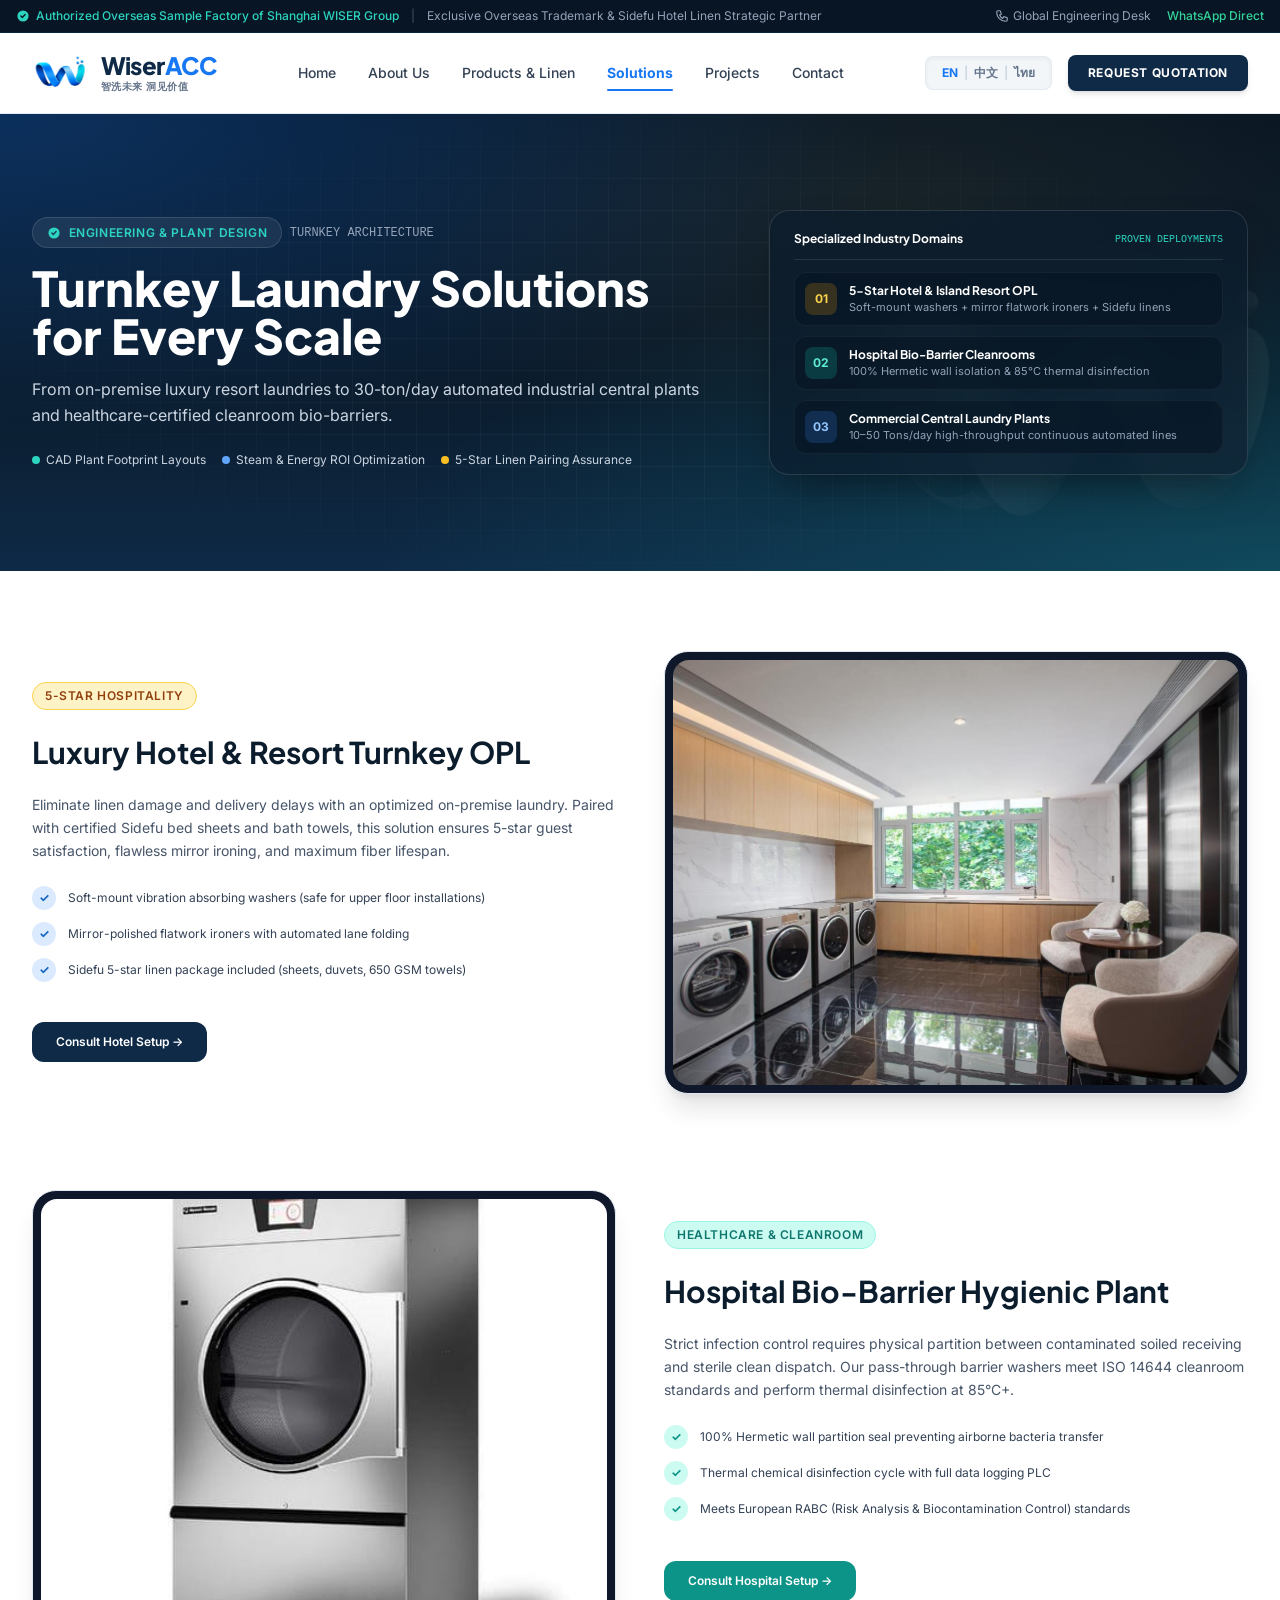
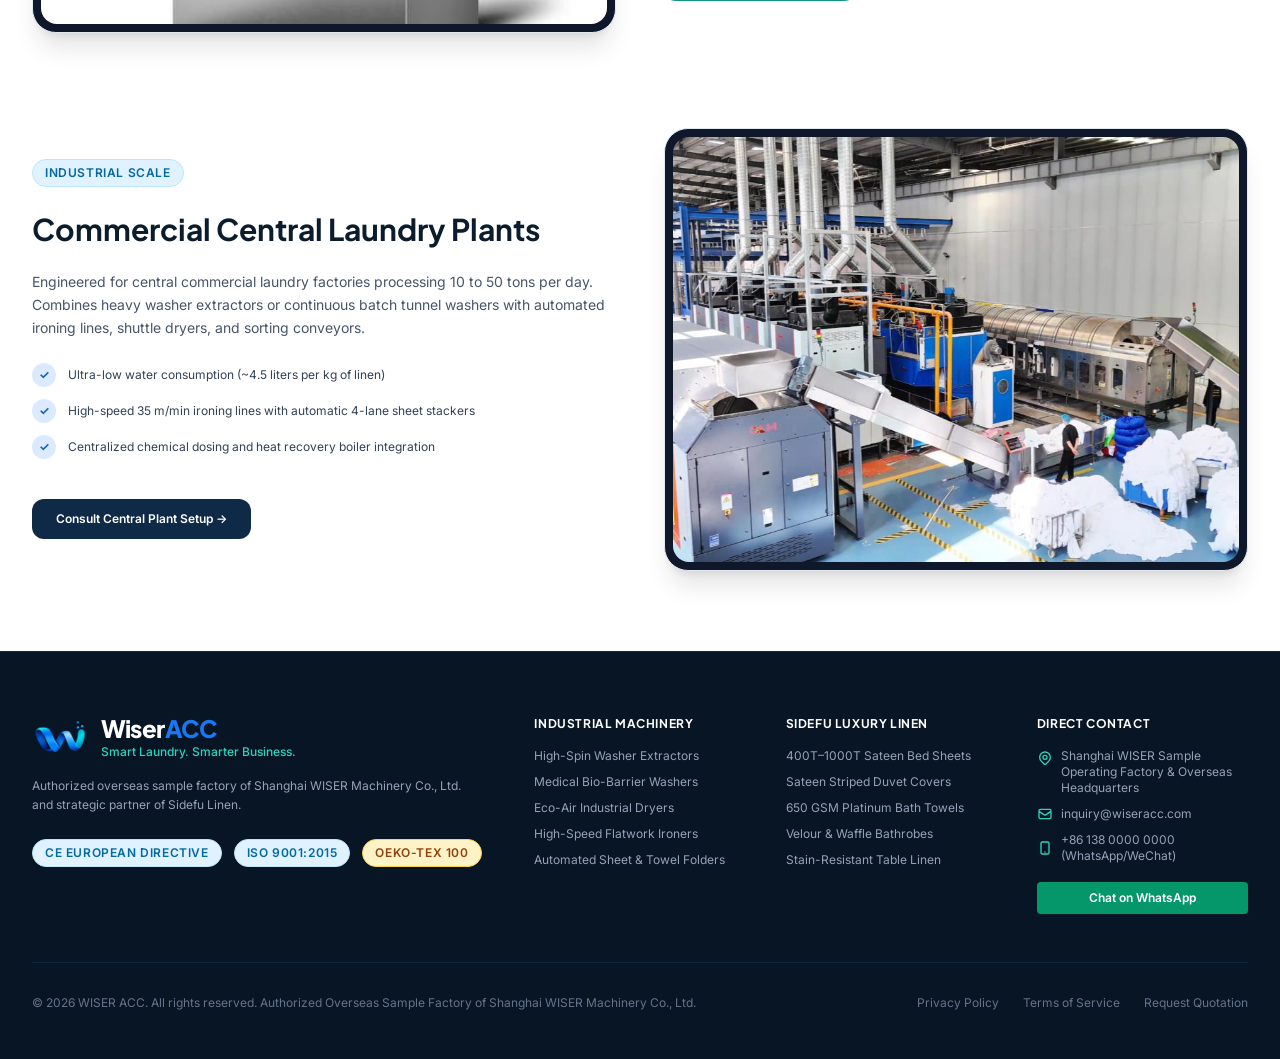
<file: solutions.html>
<!DOCTYPE html>
<html lang="en" class="scroll-smooth">
<head>
  <meta charset="UTF-8">
  <meta name="viewport" content="width=device-width, initial-scale=1.0">
  <title>Turnkey Laundry Solutions | WISER ACC — Luxury Industrial Engineering</title>
  <meta name="description" content="Turnkey industrial laundry plant solutions for 5-star luxury hotels, healthcare bio-barrier cleanrooms, and high-volume commercial factories.">
  <link rel="canonical" href="https://wiseracc.com/solutions.html">
  <link rel="alternate" hreflang="x-default" href="https://wiseracc.com/solutions.html" />
  <link rel="alternate" hreflang="en" href="https://wiseracc.com/solutions.html?lang=en" />
  <link rel="alternate" hreflang="zh" href="https://wiseracc.com/solutions.html?lang=zh" />
  <link rel="alternate" hreflang="th" href="https://wiseracc.com/solutions.html?lang=th" />
  <link rel="icon" type="image/png" href="assets/branding/logo-icon.png">
  
  <!-- Open Graph / Meta -->
  <meta property="og:title" content="Turnkey Laundry Solutions | WISER ACC">
  <meta property="og:description" content="Turnkey industrial laundry plant solutions for 5-star hotels, hospitals, and central commercial plants.">
  <meta property="og:image" content="assets/branding/logo.png">
  <meta property="og:type" content="website">
  <meta property="og:url" content="https://wiseracc.com/solutions.html">

  <!-- JSON-LD Structured Data Schema -->
  <script type="application/ld+json">
  {
    "@context": "https://schema.org",
    "@type": "Service",
    "name": "Turnkey Industrial Laundry Engineering Solutions",
    "provider": {
      "@type": "Organization",
      "name": "WISER ACC",
      "url": "https://wiseracc.com/"
    },
    "serviceType": "Commercial Laundry Plant Engineering & Hotel Linen Supply",
    "areaServed": "Global"
  }
  </script>

  <!-- Google Fonts Preconnect & Stylesheet -->
  <link rel="preconnect" href="https://fonts.googleapis.com">
  <link rel="preconnect" href="https://fonts.gstatic.com" crossorigin>
  <link href="https://fonts.googleapis.com/css2?family=Inter:wght@300;400;500;600;700&family=Plus+Jakarta+Sans:wght@500;600;700;800&display=swap" rel="stylesheet">

  <!-- Production Compiled Tailwind CSS & Custom Styles -->
  <link rel="stylesheet" href="assets/css/tailwind.min.css">
  <link rel="stylesheet" href="assets/css/style.css?v=3">
</head>
<body class="bg-slate-50 text-slate-900 font-body antialiased flex flex-col min-h-screen">

  <!-- Top Trust & Authorization Banner -->
  <div class="bg-navy-950 text-slate-300 text-xs py-2 px-4 border-b border-navy-800/80">
    <div class="max-w-7xl mx-auto flex flex-wrap justify-between items-center gap-2">
      <div class="flex items-center gap-3">
        <span class="inline-flex items-center gap-1.5 text-teal-400 font-medium">
          <svg class="w-3.5 h-3.5" fill="currentColor" viewBox="0 0 20 20"><path fill-rule="evenodd" d="M10 18a8 8 0 100-16 8 8 0 000 16zm3.707-9.293a1 1 0 00-1.414-1.414L9 10.586 7.707 9.293a1 1 0 00-1.414 1.414l2 2a1 1 0 001.414 0l4-4z" clip-rule="evenodd"/></svg>
          <span data-i18n="topBanner.auth">Authorized Overseas Sample Factory of Shanghai WISER Group</span>
        </span>
        <span class="hidden md:inline text-slate-600">|</span>
        <span class="hidden md:inline text-slate-400"><span data-i18n="topBanner.partner">Exclusive Overseas Trademark &amp; Sidefu Hotel Linen Strategic Partner</span></span>
      </div>
      <div class="flex items-center gap-4 text-slate-400">
        <a href="tel:+8613800000000" class="hover:text-teal-400 transition-colors flex items-center gap-1">
          <svg class="w-3.5 h-3.5" fill="none" stroke="currentColor" viewBox="0 0 24 24"><path stroke-linecap="round" stroke-linejoin="round" stroke-width="2" d="M3 5a2 2 0 012-2h3.28a1 1 0 01.948.684l1.498 4.493a1 1 0 01-.502 1.21l-2.257 1.13a11.042 11.042 0 005.516 5.516l1.13-2.257a1 1 0 011.21-.502l4.493 1.498a1 1 0 01.684.949V19a2 2 0 01-2 2h-1C9.716 21 3 14.284 3 6V5z"/></svg>
          <span data-i18n="topBanner.engineeringDesk">Global Engineering Desk</span>
        </a>
        <a href="javascript:void(0)" onclick="openWhatsAppQuote()" class="hover:text-emerald-400 transition-colors font-medium flex items-center gap-1 text-emerald-400">
          <span data-i18n="topBanner.whatsAppDirect">WhatsApp Direct</span>
        </a>
      </div>
    </div>
  </div>

  <!-- Main Navigation Bar -->
  <header id="main-header" class="sticky top-0 z-40 transition-all duration-300 glass-nav">
    <div class="max-w-7xl mx-auto px-4 sm:px-6 lg:px-8">
      <div class="flex justify-between items-center h-20">
        <!-- Logo -->
        <a href="index.html" class="flex items-center gap-3 group">
          <img src="assets/branding/logo-icon.png" alt="WISER ACC Logo Mark" decoding="async" class="h-10 w-auto transform group-hover:scale-105 transition-transform" />
          <div class="flex flex-col">
            <span class="font-display font-extrabold text-2xl tracking-tight text-navy-800 leading-none">Wiser<span class="text-ocean-500">ACC</span></span>
            <span class="text-[10px] tracking-wider uppercase text-slate-500 font-semibold mt-0.5">智洗未来 洞见价值</span>
          </div>
        </a>

        <!-- Desktop Menu -->
        <nav class="hidden md:flex items-center gap-8 text-sm font-medium text-slate-700">
          <a href="index.html" data-i18n="nav.home" class="nav-link transition-colors hover:text-ocean-500">Home</a>
          <a href="about.html" data-i18n="nav.about" class="nav-link transition-colors hover:text-ocean-500">About Us</a>
          <a href="products.html" data-i18n="nav.products" class="nav-link transition-colors hover:text-ocean-500">Products &amp; Linen</a>
          <a href="solutions.html" data-i18n="nav.solutions" class="nav-link transition-colors hover:text-ocean-500 active-page text-ocean-500 font-bold">Solutions</a>
          <a href="projects.html" data-i18n="nav.projects" class="nav-link transition-colors hover:text-ocean-500">Projects</a>
          <a href="contact.html" data-i18n="nav.contact" class="nav-link transition-colors hover:text-ocean-500">Contact</a>
        </nav>

        <!-- Language Switcher & CTA Action -->
        <div class="hidden lg:flex items-center gap-4">
          <!-- Clean Language Switcher: EN | 中文 | ไทย -->
          <div class="inline-flex items-center text-xs font-semibold bg-slate-100/90 rounded-lg px-2.5 py-1.5 border border-slate-200/80 shadow-inner">
            <button type="button" class="lang-btn px-1.5 py-0.5 rounded transition-colors text-ocean-500 font-bold active-lang" data-lang="en">EN</button>
            <span class="text-slate-300">|</span>
            <button type="button" class="lang-btn px-1.5 py-0.5 rounded transition-colors text-slate-500 hover:text-slate-900" data-lang="zh">中文</button>
            <span class="text-slate-300">|</span>
            <button type="button" class="lang-btn px-1.5 py-0.5 rounded transition-colors text-slate-500 hover:text-slate-900" data-lang="th">ไทย</button>
          </div>

          <a href="contact.html" data-i18n="nav.getQuotation" class="py-2.5 px-5 bg-navy-800 hover:bg-ocean-500 text-white rounded-lg text-xs font-bold uppercase tracking-wider shadow-md hover:shadow-lg transition-all duration-200">
            Request Quotation
          </a>
        </div>

        <!-- Mobile Menu Hamburger Button -->
        <button id="mobile-menu-btn" class="md:hidden p-2 rounded-lg text-slate-700 hover:bg-slate-100" aria-label="Open navigation menu" aria-expanded="false" aria-controls="mobile-menu">
          <svg class="w-6 h-6" fill="none" stroke="currentColor" viewBox="0 0 24 24"><path stroke-linecap="round" stroke-linejoin="round" stroke-width="2" d="M4 6h16M4 12h16M4 18h16"/></svg>
        </button>
      </div>
    </div>

    <!-- Mobile Drawer Menu -->
    <div id="mobile-menu" class="md:hidden absolute w-full left-0 top-full bg-white border-b border-slate-200 px-4 space-y-3 shadow-xl overflow-hidden transition-all duration-300 ease-in-out max-h-0 opacity-0 invisible pt-0 pb-0">
      <!-- Mobile Language Switcher -->
      <div class="flex items-center justify-between pb-3 border-b border-slate-100 mt-3">
        <span class="text-xs font-semibold text-slate-500" data-i18n="nav.language">Language / 语言 / ภาษา</span>
        <div class="inline-flex items-center text-xs font-semibold bg-slate-100 rounded-lg px-2.5 py-1 border border-slate-200">
          <button type="button" class="lang-btn px-1.5 py-0.5 text-ocean-500 font-bold active-lang active:scale-95 transition-transform" data-lang="en">EN</button>
          <span class="text-slate-300">|</span>
          <button type="button" class="lang-btn px-1.5 py-0.5 text-slate-500 hover:text-slate-900 active:scale-95 transition-transform" data-lang="zh">中文</button>
          <span class="text-slate-300">|</span>
          <button type="button" class="lang-btn px-1.5 py-0.5 text-slate-500 hover:text-slate-900 active:scale-95 transition-transform" data-lang="th">ไทย</button>
        </div>
      </div>
      <a href="index.html" data-i18n="nav.home" class="block py-2 text-base font-medium text-slate-800 hover:text-ocean-500 active:scale-95 transition-transform origin-left">Home</a>
      <a href="about.html" data-i18n="nav.about" class="block py-2 text-base font-medium text-slate-800 hover:text-ocean-500 active:scale-95 transition-transform origin-left">About Us</a>
      <a href="products.html" data-i18n="nav.products" class="block py-2 text-base font-medium text-slate-800 hover:text-ocean-500 active:scale-95 transition-transform origin-left">Products &amp; Linen</a>
      <a href="solutions.html" data-i18n="nav.solutions" class="block py-2 text-base font-medium text-ocean-500 font-bold active:scale-95 transition-transform origin-left">Solutions</a>
      <a href="projects.html" data-i18n="nav.projects" class="block py-2 text-base font-medium text-slate-800 hover:text-ocean-500 active:scale-95 transition-transform origin-left">Projects</a>
      <a href="contact.html" data-i18n="nav.contact" class="block py-2 text-base font-medium text-slate-800 hover:text-ocean-500 active:scale-95 transition-transform origin-left">Contact</a>
      <div class="pt-4 border-t border-slate-100 pb-2">
        <a href="contact.html" data-i18n="nav.instantQuote" class="block text-center w-full py-3 bg-ocean-500 text-white font-semibold rounded-lg text-sm active:scale-95 transition-transform">
          Get Instant Quotation
        </a>
      </div>
    </div>
  </header>

  <!-- SOLUTIONS HERO -->
  <section class="inner-hero text-white py-16 lg:py-24 relative">
    <!-- Blueprint Pattern & 5% Watermark -->
    <div class="inner-hero-pattern"></div>
    <div class="inner-hero-watermark">
      <img src="assets/branding/logo-icon.png" alt="" class="w-full h-full object-contain" />
    </div>

    <div class="max-w-7xl mx-auto px-4 sm:px-6 lg:px-8 relative z-10">
      <div class="grid lg:grid-cols-12 gap-12 items-center">
        
        <!-- Left Column -->
        <div class="lg:col-span-7 space-y-4">
          <div class="inline-flex items-center gap-2">
            <span class="inner-hero-pill">
              <svg class="w-3.5 h-3.5" fill="currentColor" viewBox="0 0 20 20"><path fill-rule="evenodd" d="M10 18a8 8 0 100-16 8 8 0 000 16zm3.707-9.293a1 1 0 00-1.414-1.414L9 10.586 7.707 9.293a1 1 0 00-1.414 1.414l2 2a1 1 0 001.414 0l4-4z" clip-rule="evenodd"/></svg>
              <span data-i18n="solutionsPage.heroTag">Engineering &amp; Plant Design</span>
            </span>
            <span class="text-xs font-mono text-slate-400" data-i18n="solutionsPage.heroArch">TURNKEY ARCHITECTURE</span>
          </div>

          <h1 class="text-4xl sm:text-5xl font-extrabold font-display leading-tight text-white">
            <span data-i18n="solutionsPage.heroTitle">Turnkey Laundry Solutions for Every Scale</span>
          </h1>

          <p class="text-slate-300 text-base leading-relaxed max-w-2xl" data-i18n="solutionsPage.heroDesc">
            From on-premise luxury resort laundries to 30-ton/day automated industrial central plants and healthcare-certified cleanroom bio-barriers.
          </p>

          <div class="pt-2 flex flex-wrap items-center gap-4 text-xs text-slate-300">
            <span class="flex items-center gap-1.5"><span class="w-2 h-2 rounded-full bg-teal-400"></span> <span data-i18n="solutionsPage.pillCad">CAD Plant Footprint Layouts</span></span>
            <span class="flex items-center gap-1.5"><span class="w-2 h-2 rounded-full bg-blue-400"></span> <span data-i18n="solutionsPage.pillRoi">Steam &amp; Energy ROI Optimization</span></span>
            <span class="flex items-center gap-1.5"><span class="w-2 h-2 rounded-full bg-amber-400"></span> <span data-i18n="solutionsPage.pillLinen">5-Star Linen Pairing Assurance</span></span>
          </div>
        </div>

        <!-- Right Column: Sector Deployment Cards -->
        <div class="lg:col-span-5">
          <div class="inner-hero-card space-y-3">
            <div class="flex items-center justify-between border-b border-white/10 pb-3">
              <span class="text-xs font-bold text-white font-display" data-i18n="solutionsPage.domainsTitle">Specialized Industry Domains</span>
              <span class="text-[10px] font-mono text-teal-400" data-i18n="solutionsPage.domainsTag">PROVEN DEPLOYMENTS</span>
            </div>

            <div class="space-y-2.5 text-xs">
              <div class="flex items-center gap-3 p-2.5 bg-navy-950/60 rounded-xl border border-white/5">
                <span class="w-8 h-8 rounded-lg bg-amber-500/20 text-amber-300 flex items-center justify-center font-bold text-xs">01</span>
                <div>
                  <h4 class="font-bold text-white" data-i18n="solutionsPage.dom1Title">5-Star Hotel &amp; Island Resort OPL</h4>
                  <p class="text-[11px] text-slate-400" data-i18n="solutionsPage.dom1Desc">Soft-mount washers + mirror flatwork ironers + Sidefu linens</p>
                </div>
              </div>

              <div class="flex items-center gap-3 p-2.5 bg-navy-950/60 rounded-xl border border-white/5">
                <span class="w-8 h-8 rounded-lg bg-teal-500/20 text-teal-300 flex items-center justify-center font-bold text-xs">02</span>
                <div>
                  <h4 class="font-bold text-white" data-i18n="solutionsPage.dom2Title">Hospital Bio-Barrier Cleanrooms</h4>
                  <p class="text-[11px] text-slate-400" data-i18n="solutionsPage.dom2Desc">100% Hermetic wall isolation &amp; 85°C thermal disinfection</p>
                </div>
              </div>

              <div class="flex items-center gap-3 p-2.5 bg-navy-950/60 rounded-xl border border-white/5">
                <span class="w-8 h-8 rounded-lg bg-blue-500/20 text-blue-300 flex items-center justify-center font-bold text-xs">03</span>
                <div>
                  <h4 class="font-bold text-white" data-i18n="solutionsPage.dom3Title">Commercial Central Laundry Plants</h4>
                  <p class="text-[11px] text-slate-400" data-i18n="solutionsPage.dom3Desc">10–50 Tons/day high-throughput continuous automated lines</p>
                </div>
              </div>
            </div>
          </div>
        </div>

      </div>
    </div>
  </section>

  <!-- SOLUTIONS DETAIL SECTIONS -->
  <section class="py-20 bg-white">
    <div class="max-w-7xl mx-auto px-4 sm:px-6 lg:px-8 space-y-24">
      
      <!-- Solution 1: 5-Star Hotel & Resort -->
      <div class="grid lg:grid-cols-12 gap-12 items-center reveal">
        <div class="lg:col-span-6 space-y-6">
          <span class="luxury-badge" data-i18n="solutionsPage.sol1Badge">5-Star Hospitality</span>
          <h2 class="text-3xl font-bold text-navy-900 font-display" data-i18n="solutionsPage.sol1Title">Luxury Hotel &amp; Resort Turnkey OPL</h2>
          <p class="text-sm text-slate-600 leading-relaxed" data-i18n="solutionsPage.sol1Desc">
            Eliminate linen damage and delivery delays with an optimized on-premise laundry. Paired with certified Sidefu bed sheets and bath towels, this solution ensures 5-star guest satisfaction, flawless mirror ironing, and maximum fiber lifespan.
          </p>
          <div class="space-y-3 text-xs text-slate-700">
            <div class="flex items-center gap-3">
              <span class="w-6 h-6 rounded-full bg-blue-100 text-ocean-600 flex items-center justify-center font-bold text-xs">✓</span>
              <span data-i18n="solutionsPage.sol1Point1">Soft-mount vibration absorbing washers (safe for upper floor installations)</span>
            </div>
            <div class="flex items-center gap-3">
              <span class="w-6 h-6 rounded-full bg-blue-100 text-ocean-600 flex items-center justify-center font-bold text-xs">✓</span>
              <span data-i18n="solutionsPage.sol1Point2">Mirror-polished flatwork ironers with automated lane folding</span>
            </div>
            <div class="flex items-center gap-3">
              <span class="w-6 h-6 rounded-full bg-blue-100 text-ocean-600 flex items-center justify-center font-bold text-xs">✓</span>
              <span data-i18n="solutionsPage.sol1Point3">Sidefu 5-star linen package included (sheets, duvets, 650 GSM towels)</span>
            </div>
          </div>
          <div class="pt-4">
            <a href="contact.html?type=hotel" data-i18n="solutionsPage.sol1Cta" class="py-3 px-6 bg-navy-800 hover:bg-ocean-500 text-white rounded-xl text-xs font-semibold inline-block transition-colors">
              Consult Hotel Setup &rarr;
            </a>
          </div>
        </div>
        <div class="lg:col-span-6">
          <div class="rounded-3xl overflow-hidden bg-slate-900 border border-slate-200 p-2 shadow-xl">
            <img src="assets/images/projects/hotel-project.jpg" alt="Hotel Laundry Solution" loading="lazy" decoding="async" class="w-full aspect-[4/3] object-cover rounded-2xl" />
          </div>
        </div>
      </div>

      <!-- Solution 2: Hospital & Healthcare Bio-Barrier -->
      <div class="grid lg:grid-cols-12 gap-12 items-center reveal">
        <div class="lg:col-span-6 order-2 lg:order-1">
          <div class="rounded-3xl overflow-hidden bg-slate-900 border border-slate-200 p-2 shadow-xl">
            <img src="assets/images/machinery/barrier-washer.jpg" alt="Hospital Bio-Barrier Laundry Solution" loading="lazy" decoding="async" class="w-full aspect-[4/3] object-cover rounded-2xl" />
          </div>
        </div>
        <div class="lg:col-span-6 order-1 lg:order-2 space-y-6">
          <span class="hygiene-badge" data-i18n="solutionsPage.sol2Badge">Healthcare &amp; Cleanroom</span>
          <h2 class="text-3xl font-bold text-navy-900 font-display" data-i18n="solutionsPage.sol2Title">Hospital Bio-Barrier Hygienic Plant</h2>
          <p class="text-sm text-slate-600 leading-relaxed" data-i18n="solutionsPage.sol2Desc">
            Strict infection control requires physical partition between contaminated soiled receiving and sterile clean dispatch. Our pass-through barrier washers meet ISO 14644 cleanroom standards and perform thermal disinfection at 85°C+.
          </p>
          <div class="space-y-3 text-xs text-slate-700">
            <div class="flex items-center gap-3">
              <span class="w-6 h-6 rounded-full bg-teal-100 text-teal-600 flex items-center justify-center font-bold text-xs">✓</span>
              <span data-i18n="solutionsPage.sol2Point1">100% Hermetic wall partition seal preventing airborne bacteria transfer</span>
            </div>
            <div class="flex items-center gap-3">
              <span class="w-6 h-6 rounded-full bg-teal-100 text-teal-600 flex items-center justify-center font-bold text-xs">✓</span>
              <span data-i18n="solutionsPage.sol2Point2">Thermal chemical disinfection cycle with full data logging PLC</span>
            </div>
            <div class="flex items-center gap-3">
              <span class="w-6 h-6 rounded-full bg-teal-100 text-teal-600 flex items-center justify-center font-bold text-xs">✓</span>
              <span data-i18n="solutionsPage.sol2Point3">Meets European RABC (Risk Analysis &amp; Biocontamination Control) standards</span>
            </div>
          </div>
          <div class="pt-4">
            <a href="contact.html?type=hospital" data-i18n="solutionsPage.sol2Cta" class="py-3 px-6 bg-teal-600 hover:bg-teal-700 text-white rounded-xl text-xs font-semibold inline-block transition-colors">
              Consult Hospital Setup &rarr;
            </a>
          </div>
        </div>
      </div>

      <!-- Solution 3: Large Commercial Laundry Factory -->
      <div class="grid lg:grid-cols-12 gap-12 items-center reveal">
        <div class="lg:col-span-6 space-y-6">
          <span class="tech-badge" data-i18n="solutionsPage.sol3Badge">Industrial Scale</span>
          <h2 class="text-3xl font-bold text-navy-900 font-display" data-i18n="solutionsPage.sol3Title">Commercial Central Laundry Plants</h2>
          <p class="text-sm text-slate-600 leading-relaxed" data-i18n="solutionsPage.sol3Desc">
            Engineered for central commercial laundry factories processing 10 to 50 tons per day. Combines heavy washer extractors or continuous batch tunnel washers with automated ironing lines, shuttle dryers, and sorting conveyors.
          </p>
          <div class="space-y-3 text-xs text-slate-700">
            <div class="flex items-center gap-3">
              <span class="w-6 h-6 rounded-full bg-blue-100 text-ocean-600 flex items-center justify-center font-bold text-xs">✓</span>
              <span data-i18n="solutionsPage.sol3Point1">Ultra-low water consumption (~4.5 liters per kg of linen)</span>
            </div>
            <div class="flex items-center gap-3">
              <span class="w-6 h-6 rounded-full bg-blue-100 text-ocean-600 flex items-center justify-center font-bold text-xs">✓</span>
              <span data-i18n="solutionsPage.sol3Point2">High-speed 35 m/min ironing lines with automatic 4-lane sheet stackers</span>
            </div>
            <div class="flex items-center gap-3">
              <span class="w-6 h-6 rounded-full bg-blue-100 text-ocean-600 flex items-center justify-center font-bold text-xs">✓</span>
              <span data-i18n="solutionsPage.sol3Point3">Centralized chemical dosing and heat recovery boiler integration</span>
            </div>
          </div>
          <div class="pt-4">
            <a href="contact.html?type=commercial" data-i18n="solutionsPage.sol3Cta" class="py-3 px-6 bg-navy-800 hover:bg-ocean-500 text-white rounded-xl text-xs font-semibold inline-block transition-colors">
              Consult Central Plant Setup &rarr;
            </a>
          </div>
        </div>
        <div class="lg:col-span-6">
          <div class="rounded-3xl overflow-hidden bg-slate-900 border border-slate-200 p-2 shadow-xl">
            <img src="assets/images/projects/commercial-plant.jpg" alt="Commercial Laundry Plant" loading="lazy" decoding="async" class="w-full aspect-[4/3] object-cover rounded-2xl" />
          </div>
        </div>
      </div>

    </div>
  </section>

  <!-- Global Footer -->
  <footer class="bg-navy-950 text-slate-300 pt-16 pb-12 border-t border-navy-800 mt-auto">
    <div class="max-w-7xl mx-auto px-4 sm:px-6 lg:px-8">
      <div class="grid grid-cols-1 md:grid-cols-2 lg:grid-cols-5 gap-10 pb-12 border-b border-navy-800/80">
        
        <!-- Brand Pedigree -->
        <div class="lg:col-span-2 space-y-4">
          <div class="flex items-center gap-3">
            <img src="assets/branding/logo-icon.png" alt="WISER ACC Logo" class="h-10 w-auto" />
            <div>
              <span class="font-display font-extrabold text-2xl tracking-tight text-white leading-none">Wiser<span class="text-ocean-500">ACC</span></span>
              <p class="text-xs text-teal-400 font-medium" data-i18n="footerExtended.tagline">Smart Laundry. Smarter Business.</p>
            </div>
          </div>
          <p class="text-xs text-slate-400 leading-relaxed pr-6" data-i18n="footer.brandDesc">
            Authorized sample factory of Shanghai WISER Machinery Co., Ltd. and strategic partner of Sidefu Linen.
          </p>
          <div class="flex items-center gap-3 pt-2">
            <span class="tech-badge text-[11px] bg-navy-900 border-navy-700 text-teal-400" data-i18n="footerExtended.ceBadge">CE European Directive</span>
            <span class="tech-badge text-[11px] bg-navy-900 border-navy-700 text-teal-400" data-i18n="footerExtended.isoBadge">ISO 9001:2015</span>
            <span class="luxury-badge text-[11px] bg-navy-900 border-navy-700 text-amber-300" data-i18n="footerExtended.oekoBadge">OEKO-TEX 100</span>
          </div>
        </div>

        <!-- Quick Links: Machinery -->
        <div>
          <h4 class="text-xs font-bold uppercase tracking-wider text-white mb-4" data-i18n="footerExtended.machineryTitle">Industrial Machinery</h4>
          <ul class="space-y-2.5 text-xs text-slate-400">
            <li><a href="products.html?cat=machinery" data-i18n="footerExtended.mach1" class="hover:text-teal-400 transition-colors">High-Spin Washer Extractors</a></li>
            <li><a href="products.html?cat=machinery" data-i18n="footerExtended.mach2" class="hover:text-teal-400 transition-colors">Medical Bio-Barrier Washers</a></li>
            <li><a href="products.html?cat=machinery" data-i18n="footerExtended.mach3" class="hover:text-teal-400 transition-colors">Eco-Air Industrial Dryers</a></li>
            <li><a href="products.html?cat=machinery" data-i18n="footerExtended.mach4" class="hover:text-teal-400 transition-colors">High-Speed Flatwork Ironers</a></li>
            <li><a href="products.html?cat=machinery" data-i18n="footerExtended.mach5" class="hover:text-teal-400 transition-colors">Automated Sheet &amp; Towel Folders</a></li>
          </ul>
        </div>

        <!-- Quick Links: Sidefu Linen -->
        <div>
          <h4 class="text-xs font-bold uppercase tracking-wider text-white mb-4" data-i18n="footerExtended.linenTitle">Sidefu Luxury Linen</h4>
          <ul class="space-y-2.5 text-xs text-slate-400">
            <li><a href="products.html?cat=linen" data-i18n="footerExtended.lin1" class="hover:text-amber-300 transition-colors">400T–1000T Sateen Bed Sheets</a></li>
            <li><a href="products.html?cat=linen" data-i18n="footerExtended.lin2" class="hover:text-amber-300 transition-colors">Sateen Striped Duvet Covers</a></li>
            <li><a href="products.html?cat=linen" data-i18n="footerExtended.lin3" class="hover:text-amber-300 transition-colors">650 GSM Platinum Bath Towels</a></li>
            <li><a href="products.html?cat=linen" data-i18n="footerExtended.lin4" class="hover:text-amber-300 transition-colors">Velour &amp; Waffle Bathrobes</a></li>
            <li><a href="products.html?cat=linen" data-i18n="footerExtended.lin5" class="hover:text-amber-300 transition-colors">Stain-Resistant Table Linen</a></li>
          </ul>
        </div>

        <!-- Direct Contact & Factory -->
        <div>
          <h4 class="text-xs font-bold uppercase tracking-wider text-white mb-4" data-i18n="footerExtended.contactTitle">Direct Contact</h4>
          <div class="space-y-2.5 text-xs text-slate-400">
            <p class="flex items-start gap-2">
              <svg class="w-4 h-4 text-teal-400 shrink-0 mt-0.5" fill="none" stroke="currentColor" viewBox="0 0 24 24"><path stroke-linecap="round" stroke-linejoin="round" stroke-width="2" d="M17.657 16.657L13.414 20.9a1.998 1.998 0 01-2.827 0l-4.244-4.243a8 8 0 1111.314 0z"/><path stroke-linecap="round" stroke-linejoin="round" stroke-width="2" d="M15 11a3 3 0 11-6 0 3 3 0 016 0z"/></svg>
              <span data-i18n="footerExtended.address">Shanghai WISER Sample Operating Factory &amp; Overseas Headquarters</span>
            </p>
            <p class="flex items-center gap-2">
              <svg class="w-4 h-4 text-teal-400 shrink-0" fill="none" stroke="currentColor" viewBox="0 0 24 24"><path stroke-linecap="round" stroke-linejoin="round" stroke-width="2" d="M3 8l7.89 5.26a2 2 0 002.22 0L21 8M5 19h14a2 2 0 002-2V7a2 2 0 00-2-2H5a2 2 0 00-2 2v10a2 2 0 002 2z"/></svg>
              <span>inquiry@wiseracc.com</span>
            </p>
            <p class="flex items-center gap-2">
              <svg class="w-4 h-4 text-teal-400 shrink-0" fill="none" stroke="currentColor" viewBox="0 0 24 24"><path stroke-linecap="round" stroke-linejoin="round" stroke-width="2" d="M12 18h.01M8 21h8a2 2 0 002-2V5a2 2 0 00-2-2H8a2 2 0 00-2 2v14a2 2 0 002 2z"/></svg>
              <span>+86 138 0000 0000 (WhatsApp/WeChat)</span>
            </p>
            <div class="pt-2">
              <button onclick="openWhatsAppQuote()" class="w-full py-2 px-3 bg-emerald-600 hover:bg-emerald-700 text-white rounded text-xs font-semibold flex items-center justify-center gap-1.5 transition-colors">
                <span data-i18n="footerExtended.chatWhatsApp">Chat on WhatsApp</span>
              </button>
            </div>
          </div>
        </div>

      </div>

      <!-- Bottom Bar -->
      <div class="pt-8 flex flex-col md:flex-row justify-between items-center gap-4 text-xs text-slate-500">
        <p>&copy; <span id="current-year">2026</span> WISER ACC. All rights reserved. Authorized Overseas Sample Factory of Shanghai WISER Machinery Co., Ltd.</p>
        <div class="flex items-center gap-6">
          <a href="about.html" data-i18n="footer.privacy" class="hover:text-slate-300">Privacy Policy</a>
          <a href="about.html" data-i18n="footer.terms" class="hover:text-slate-300">Terms of Service</a>
          <a href="contact.html" data-i18n="footer.rfq" class="hover:text-slate-300">Request Quotation</a>
        </div>
      </div>
    </div>
  </footer>

  <!-- Scripts -->
  <script src="assets/js/i18n.js"></script>
  <script src="assets/js/main.js"></script>
</body>
</html>
</file>
<file: assets/css/style.css>
/* ==========================================================================
   WISER ACC — Luxury Industrial Laundry & Hospitality Linen Solutions
   Custom Styling & Design Tokens
   ========================================================================== */

:root {
  --font-display: 'Plus Jakarta Sans', -apple-system, BlinkMacSystemFont, 'Segoe UI', Roboto, sans-serif;
  --font-body: 'Inter', -apple-system, BlinkMacSystemFont, 'Segoe UI', Roboto, sans-serif;

  /* Primary Deep Corporate Trust Palette */
  --navy-deep: #0E2A47;
  --navy-midnight: #0B1C2D;
  --navy-dark: #071524;
  --blue-ocean: #1877F2;
  --blue-royal: #1565C0;
  --teal-fresh: #18C7B7;
  --teal-dark: #0F766E;

  /* 5% Rule Controlled Luxury Accent */
  --gold-luxury: #D4AF37;
  --gold-accent: #B45309;
  --gold-subtle: #FEF3C7;

  /* Neutrals */
  --pearl-light: #F8FAFC;
  --slate-dark: #0F172A;
  --slate-muted: #64748B;
  --slate-border: #E2E8F0;
}

body {
  font-family: var(--font-body);
  color: var(--slate-dark);
  background-color: var(--pearl-light);
  overflow-x: hidden;
  scroll-behavior: smooth;
}

h1, h2, h3, h4, h5, h6, .font-heading {
  font-family: var(--font-display);
}

/* Scroll Progress Bar */
#scroll-progress-bar {
  position: fixed;
  top: 0;
  left: 0;
  height: 3px;
  background: linear-gradient(90deg, #1877F2 0%, #18C7B7 50%, #D4AF37 100%);
  z-index: 100;
  width: 0%;
  transition: width 0.1s ease-out;
}

/* Back to Top Floating Button */
#back-to-top {
  position: fixed;
  bottom: 28px;
  right: 28px;
  width: 44px;
  height: 44px;
  background: #0E2A47;
  color: #FFFFFF;
  border-radius: 12px;
  display: flex;
  align-items: center;
  justify-content: center;
  box-shadow: 0 10px 25px -5px rgba(14, 42, 71, 0.35);
  cursor: pointer;
  z-index: 45;
  opacity: 0;
  visibility: hidden;
  transform: translateY(12px);
  transition: all 0.3s cubic-bezier(0.16, 1, 0.3, 1);
  border: 1px solid rgba(255, 255, 255, 0.15);
}

#back-to-top.visible {
  opacity: 1;
  visibility: visible;
  transform: translateY(0);
}

#back-to-top:hover {
  background: #1877F2;
  transform: translateY(-3px);
  box-shadow: 0 14px 28px -5px rgba(24, 119, 242, 0.4);
}

/* Active Nav Link Underline */
.nav-link {
  position: relative;
  padding: 0.5rem 0;
}

.nav-link.active-page {
  color: #1877F2 !important;
  font-weight: 700;
}

.nav-link.active-page::after {
  content: '';
  position: absolute;
  bottom: 0;
  left: 0;
  width: 100%;
  height: 2px;
  background: #1877F2;
  border-radius: 2px;
}

/* Glassmorphism Navigation */
.glass-nav {
  background: rgba(255, 255, 255, 0.94);
  backdrop-filter: blur(16px);
  -webkit-backdrop-filter: blur(16px);
  border-bottom: 1px solid rgba(226, 232, 240, 0.85);
}

.glass-nav-scrolled {
  box-shadow: 0 10px 30px -10px rgba(14, 42, 71, 0.08);
  background: rgba(255, 255, 255, 0.98);
}

.glass-nav-dark {
  background: rgba(14, 42, 71, 0.94);
  backdrop-filter: blur(16px);
  -webkit-backdrop-filter: blur(16px);
  border-bottom: 1px solid rgba(255, 255, 255, 0.12);
}

.glass-card {
  background: rgba(255, 255, 255, 0.96);
  backdrop-filter: blur(12px);
  -webkit-backdrop-filter: blur(12px);
  border: 1px solid rgba(226, 232, 240, 0.8);
}

.glass-card-dark {
  background: rgba(11, 28, 45, 0.85);
  backdrop-filter: blur(16px);
  -webkit-backdrop-filter: blur(16px);
  border: 1px solid rgba(255, 255, 255, 0.12);
}

/* Gradients */
.gold-gradient-text {
  background: linear-gradient(135deg, #D4AF37 0%, #F59E0B 60%, #B45309 100%);
  -webkit-background-clip: text;
  -webkit-text-fill-color: transparent;
}

.blue-gradient-text {
  background: linear-gradient(135deg, #38BDF8 0%, #1877F2 60%, #18C7B7 100%);
  -webkit-background-clip: text;
  -webkit-text-fill-color: transparent;
}

/* Badges */
.luxury-badge {
  display: inline-flex;
  align-items: center;
  gap: 0.375rem;
  padding: 0.25rem 0.75rem;
  font-size: 0.75rem;
  font-weight: 600;
  letter-spacing: 0.05em;
  text-transform: uppercase;
  color: #92400E;
  background: #FEF3C7;
  border: 1px solid #FCD34D;
  border-radius: 9999px;
}

.tech-badge {
  display: inline-flex;
  align-items: center;
  gap: 0.375rem;
  padding: 0.25rem 0.75rem;
  font-size: 0.75rem;
  font-weight: 600;
  letter-spacing: 0.05em;
  text-transform: uppercase;
  color: #0369A1;
  background: #E0F2FE;
  border: 1px solid #BAE6FD;
  border-radius: 9999px;
}

.hygiene-badge {
  display: inline-flex;
  align-items: center;
  gap: 0.375rem;
  padding: 0.25rem 0.75rem;
  font-size: 0.75rem;
  font-weight: 600;
  letter-spacing: 0.05em;
  text-transform: uppercase;
  color: #0F766E;
  background: #CCFBF1;
  border: 1px solid #99F6E4;
  border-radius: 9999px;
}

/* Hero Mesh & Patterns */
.hero-mesh {
  background-color: #0B1C2D;
  background-image: 
    radial-gradient(at 15% 15%, rgba(24, 119, 242, 0.4) 0px, transparent 55%),
    radial-gradient(at 85% 85%, rgba(24, 199, 183, 0.28) 0px, transparent 55%),
    radial-gradient(at 50% 50%, rgba(7, 21, 36, 0.95) 0px, transparent 100%);
}

.hero-pattern {
  background-image: radial-gradient(rgba(255, 255, 255, 0.08) 1.2px, transparent 0);
  background-size: 24px 24px;
}

/* Enhanced Inner Pages Hero with Gradient, Texture & 5% Watermark */
.inner-hero {
  position: relative;
  background-color: #071524;
  background-image: 
    radial-gradient(at 0% 0%, rgba(24, 119, 242, 0.28) 0px, transparent 50%),
    radial-gradient(at 100% 100%, rgba(24, 199, 183, 0.2) 0px, transparent 50%),
    radial-gradient(at 70% 20%, rgba(212, 175, 55, 0.08) 0px, transparent 45%),
    linear-gradient(180deg, #071524 0%, #0B1C2D 60%, #0E2A47 100%);
  overflow: hidden;
}

.inner-hero-pattern {
  position: absolute;
  inset: 0;
  background-image: 
    linear-gradient(to right, rgba(255, 255, 255, 0.035) 1px, transparent 1px),
    linear-gradient(to bottom, rgba(255, 255, 255, 0.035) 1px, transparent 1px);
  background-size: 32px 32px;
  mask-image: radial-gradient(ellipse at center, black 40%, transparent 80%);
  -webkit-mask-image: radial-gradient(ellipse at center, black 40%, transparent 80%);
  pointer-events: none;
}

.inner-hero-watermark {
  position: absolute;
  right: -2%;
  bottom: -15%;
  width: 480px;
  height: 480px;
  opacity: 0.05; /* 5% Watermark */
  pointer-events: none;
  user-select: none;
  filter: grayscale(100%) brightness(180%) contrast(150%);
  mix-blend-mode: screen;
  z-index: 1;
}

@media (max-width: 768px) {
  .inner-hero-watermark {
    width: 260px;
    height: 260px;
    right: -10%;
    bottom: -10%;
    opacity: 0.035;
  }
}

.inner-hero-pill {
  display: inline-flex;
  align-items: center;
  gap: 0.5rem;
  padding: 0.35rem 0.85rem;
  background: rgba(255, 255, 255, 0.07);
  border: 1px solid rgba(255, 255, 255, 0.12);
  backdrop-filter: blur(8px);
  -webkit-backdrop-filter: blur(8px);
  border-radius: 9999px;
  font-size: 0.75rem;
  font-weight: 600;
  letter-spacing: 0.05em;
  text-transform: uppercase;
  color: #2DD4BF;
}

.inner-hero-card {
  background: rgba(11, 28, 45, 0.65);
  border: 1px solid rgba(255, 255, 255, 0.12);
  backdrop-filter: blur(16px);
  -webkit-backdrop-filter: blur(16px);
  border-radius: 1.25rem;
  padding: 1.25rem 1.5rem;
  box-shadow: 0 20px 40px -15px rgba(0, 0, 0, 0.5);
}

/* Scroll Animation Utilities */
.reveal {
  opacity: 0;
  transform: translateY(20px);
  transition: opacity 0.6s cubic-bezier(0.16, 1, 0.3, 1), transform 0.6s cubic-bezier(0.16, 1, 0.3, 1);
  will-change: opacity, transform;
}

.reveal.active {
  opacity: 1;
  transform: translateY(0);
}

.delay-100 { transition-delay: 100ms; }
.delay-200 { transition-delay: 200ms; }
.delay-300 { transition-delay: 300ms; }
.delay-400 { transition-delay: 400ms; }

/* Custom Product Card Hover */
.product-card {
  transition: all 0.3s cubic-bezier(0.4, 0, 0.2, 1);
}

.product-card:hover {
  transform: translateY(-6px);
  box-shadow: 0 20px 35px -10px rgba(14, 42, 71, 0.12);
  border-color: rgba(24, 119, 242, 0.4);
}

/* Interactive Tabs */
.tab-btn.active {
  background-color: #0E2A47;
  color: #FFFFFF;
  border-color: #0E2A47;
  box-shadow: 0 4px 12px rgba(14, 42, 71, 0.2);
}

/* Client Logo Wall Grayscale to Color */
.client-logo-item {
  transition: all 0.3s ease;
  filter: grayscale(100%);
  opacity: 0.65;
}

.client-logo-item:hover {
  filter: grayscale(0%);
  opacity: 1;
  transform: translateY(-2px);
}

/* Trust Wall — Infinite Horizontal Marquee */
.marquee-wrap {
  overflow: hidden;
  -webkit-mask-image: linear-gradient(to right, transparent 0, black 64px, black calc(100% - 64px), transparent 100%);
  mask-image: linear-gradient(to right, transparent 0, black 64px, black calc(100% - 64px), transparent 100%);
}

.marquee-track {
  display: flex;
  align-items: center;
  width: max-content;
  animation: marquee-scroll 32s linear infinite;
}

.marquee-wrap:hover .marquee-track {
  animation-play-state: paused;
}

@keyframes marquee-scroll {
  from { transform: translateX(0); }
  to { transform: translateX(-50%); }
}

/* Custom Scrollbar */
::-webkit-scrollbar {
  width: 8px;
  height: 8px;
}

::-webkit-scrollbar-track {
  background: #F1F5F9;
}

::-webkit-scrollbar-thumb {
  background: #CBD5E1;
  border-radius: 4px;
}

::-webkit-scrollbar-thumb:hover {
  background: #94A3B8;
}

/* Print Spec Sheet Styling */
@media print {
  body * {
    visibility: hidden;
  }
  #product-detail-container, #product-detail-container *,
  #product-spec-modal, #product-spec-modal * {
    visibility: visible;
  }
  #product-detail-container, #product-spec-modal {
    position: absolute;
    left: 0;
    top: 0;
    width: 100%;
    background: #FFFFFF !important;
  }
}

/* Mobile menu state utilities (missing from the compiled tailwind.min.css).
   Without these the closed menu stays rendered, invisible but full-height,
   and intercepts taps on content underneath (e.g. video controls on phones). */
#mobile-menu.max-h-0 { max-height: 0; }
#mobile-menu.invisible { visibility: hidden; pointer-events: none; }
#mobile-menu.pb-0 { padding-bottom: 0; }
#mobile-menu.opacity-100 { opacity: 1; }
#mobile-menu.max-h-\[600px\] { max-height: 600px; }
</file>
